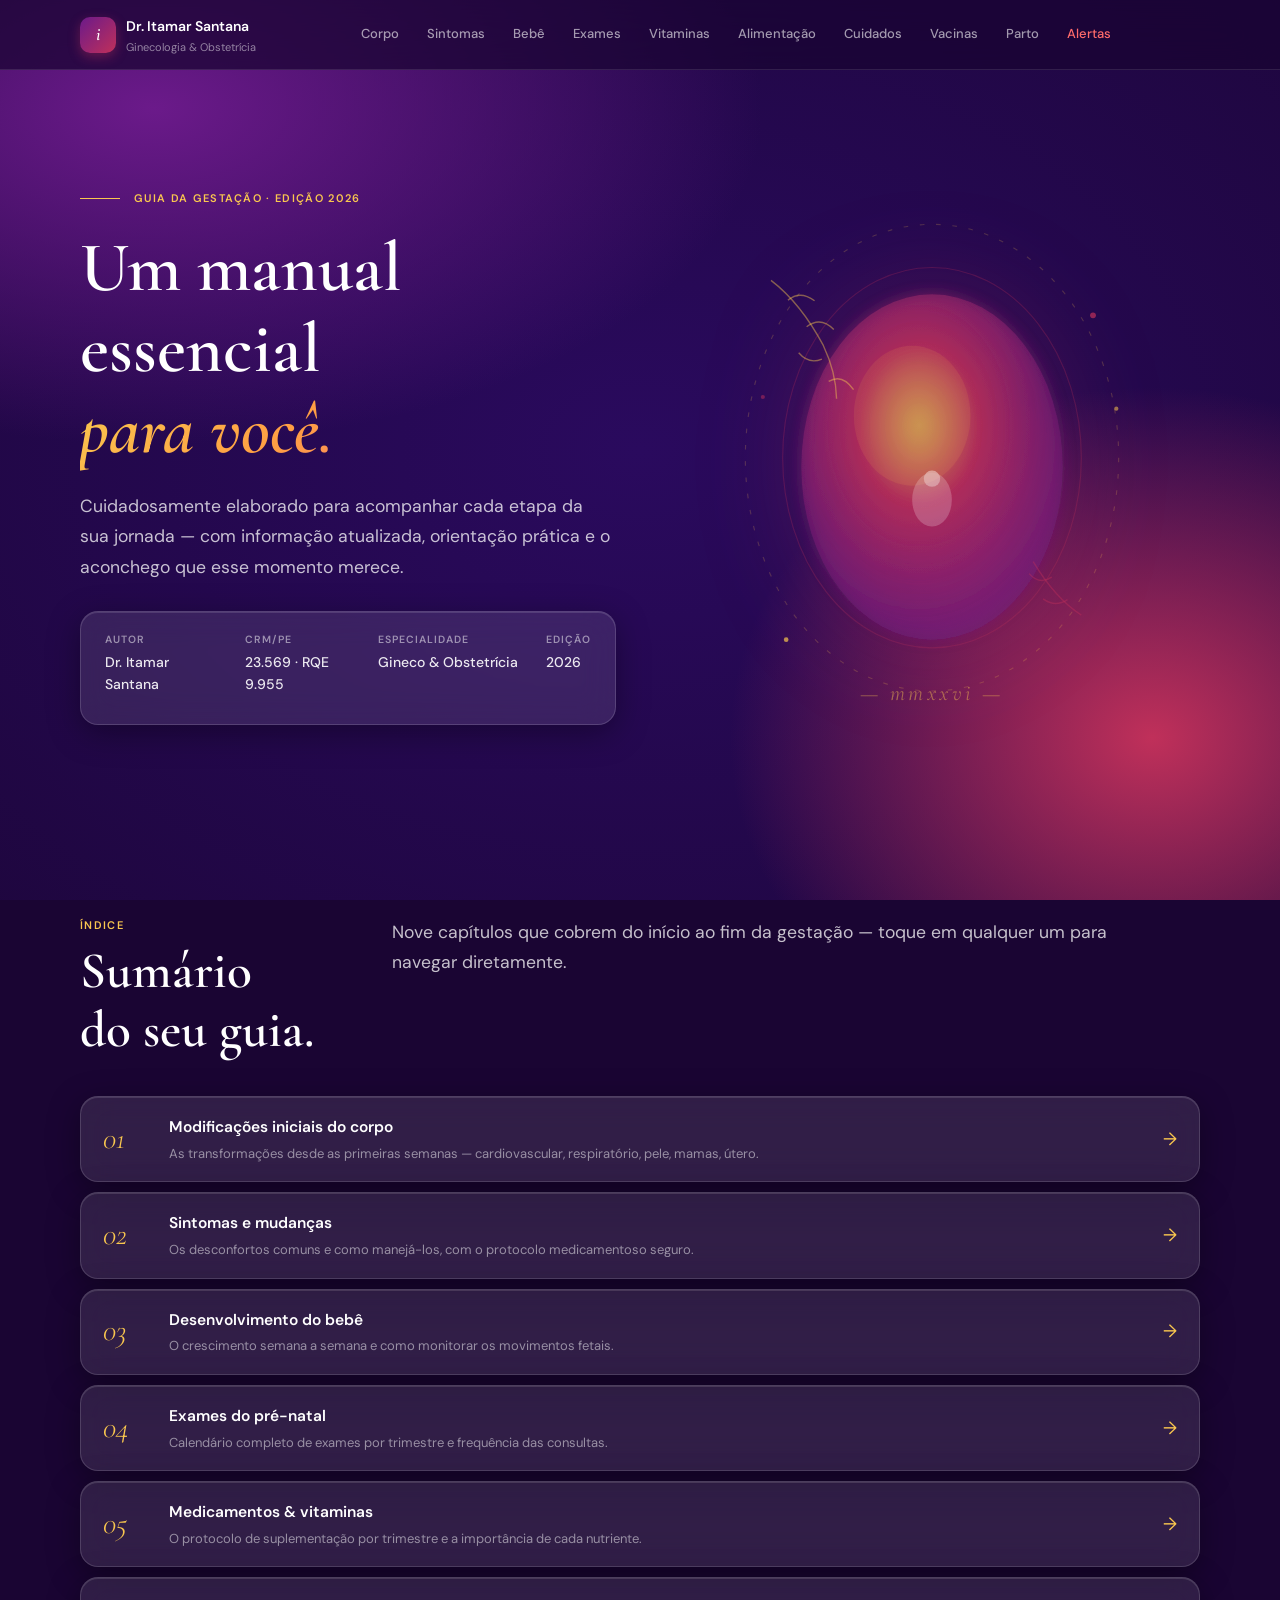
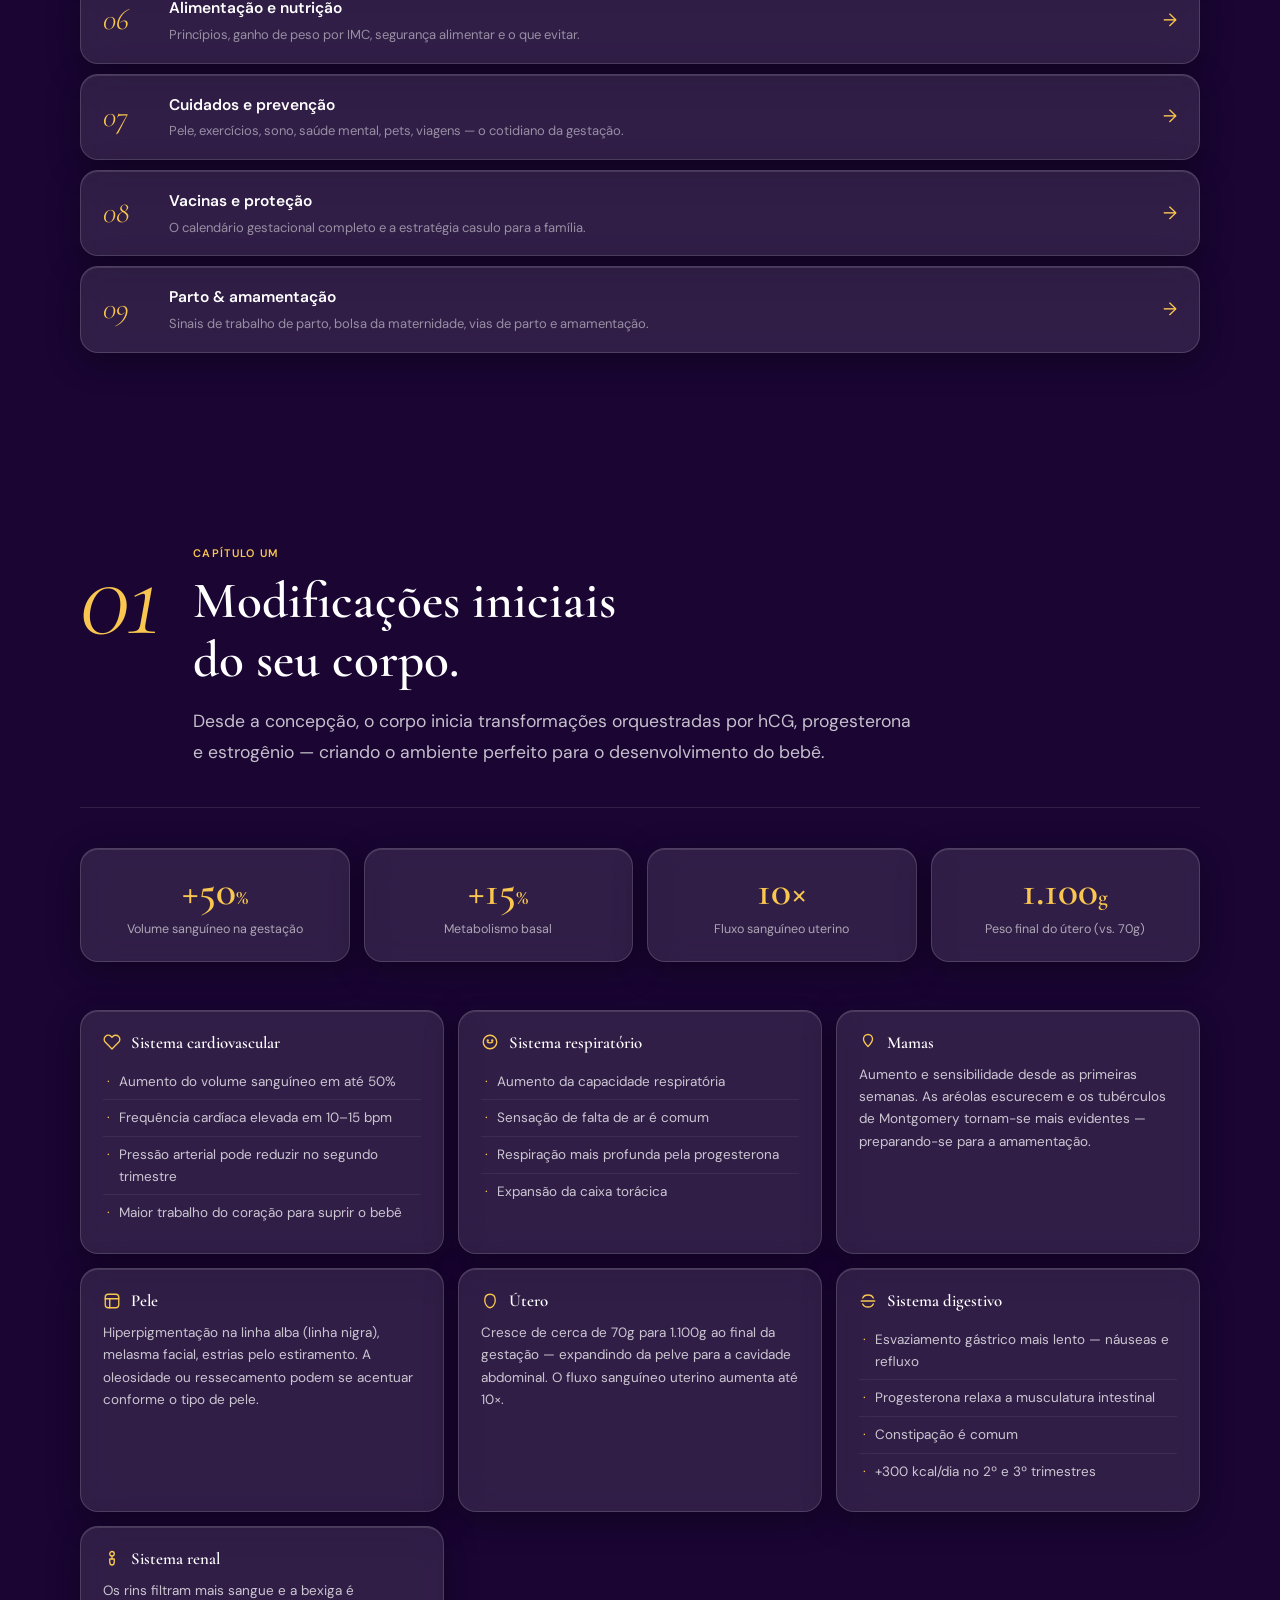
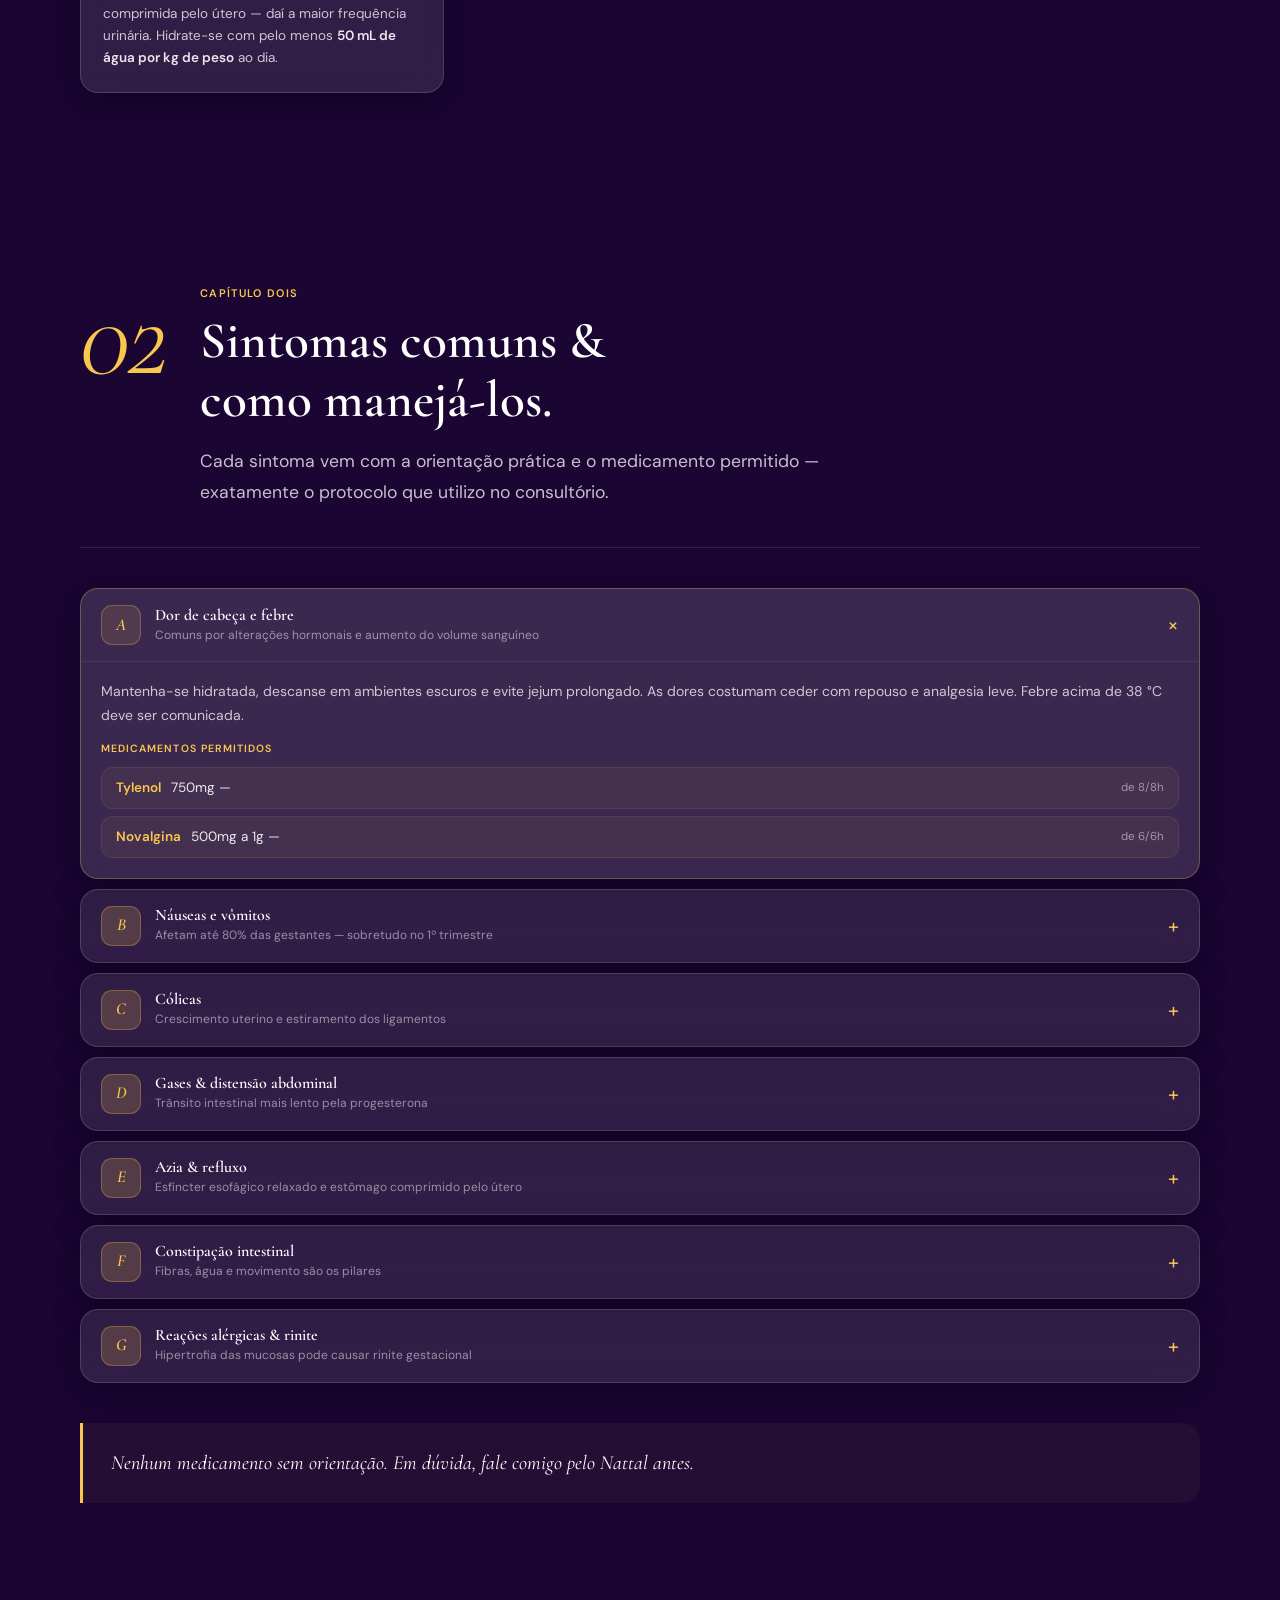
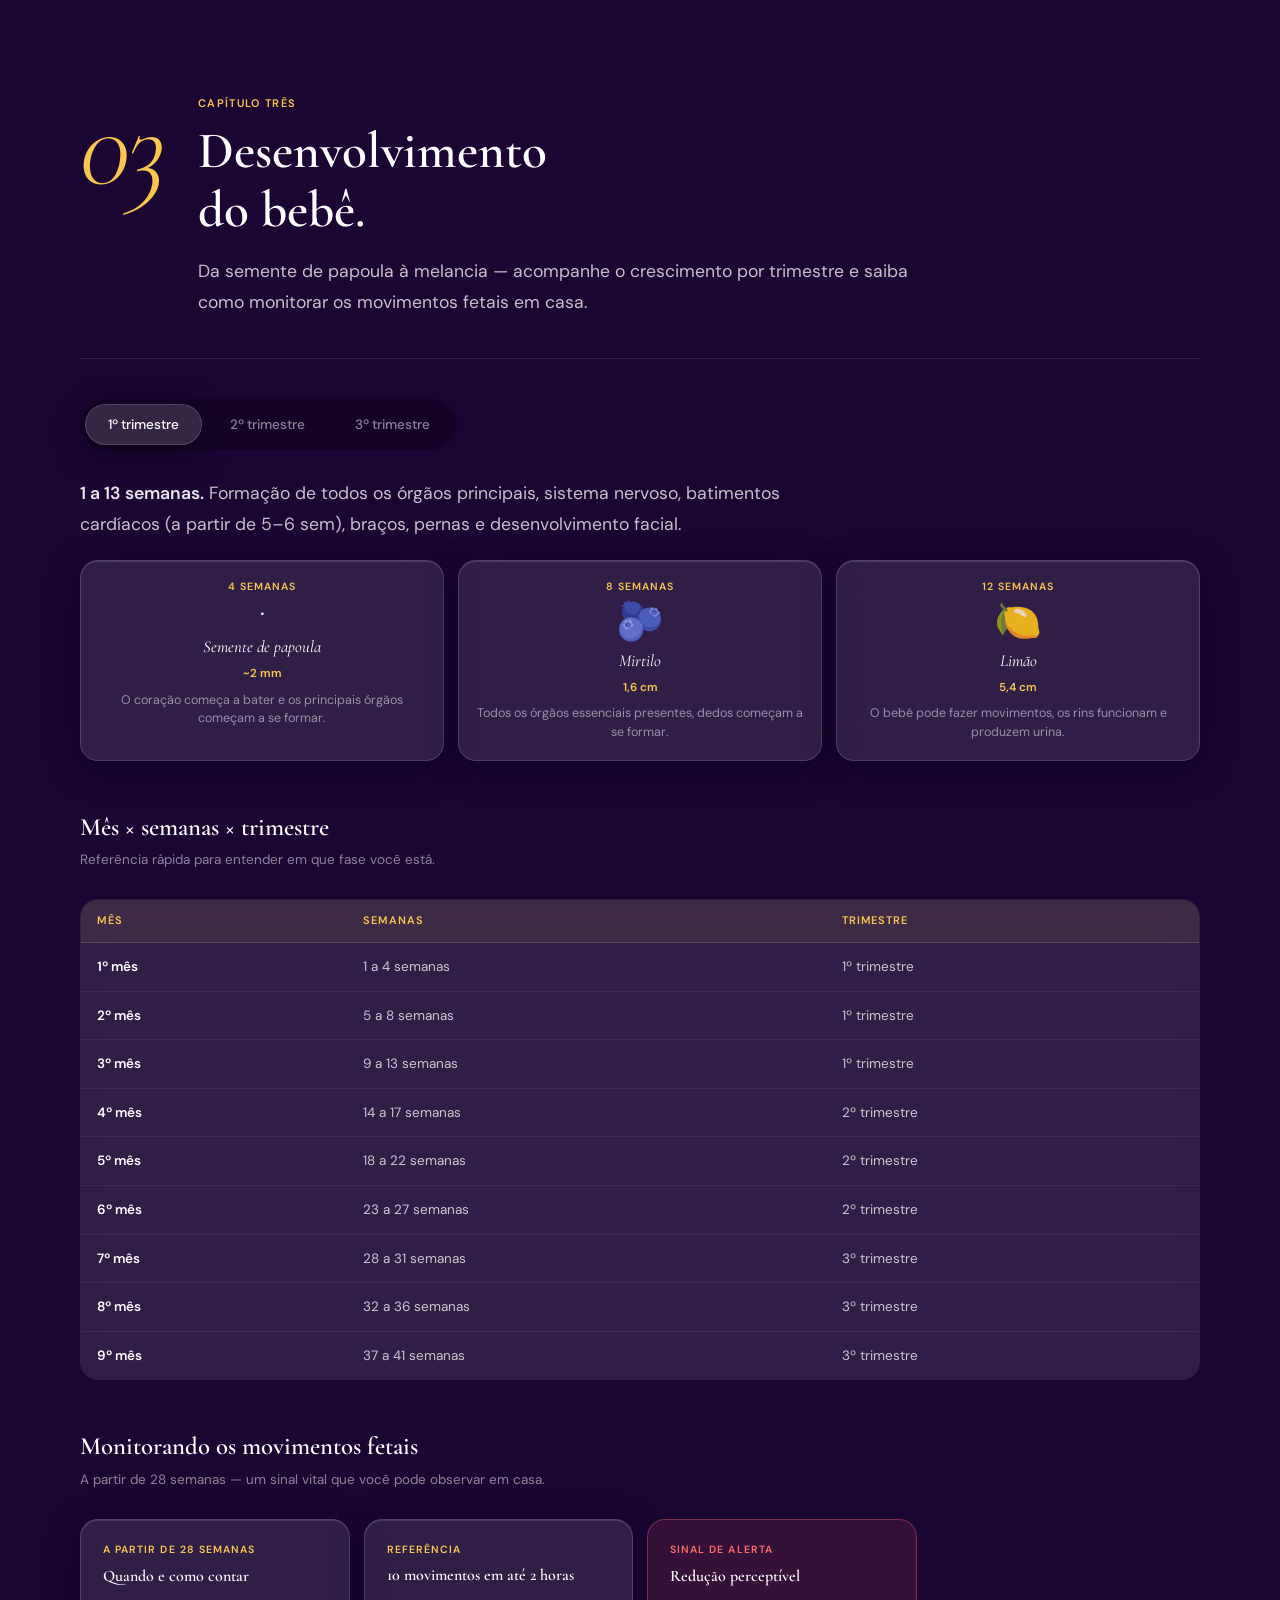
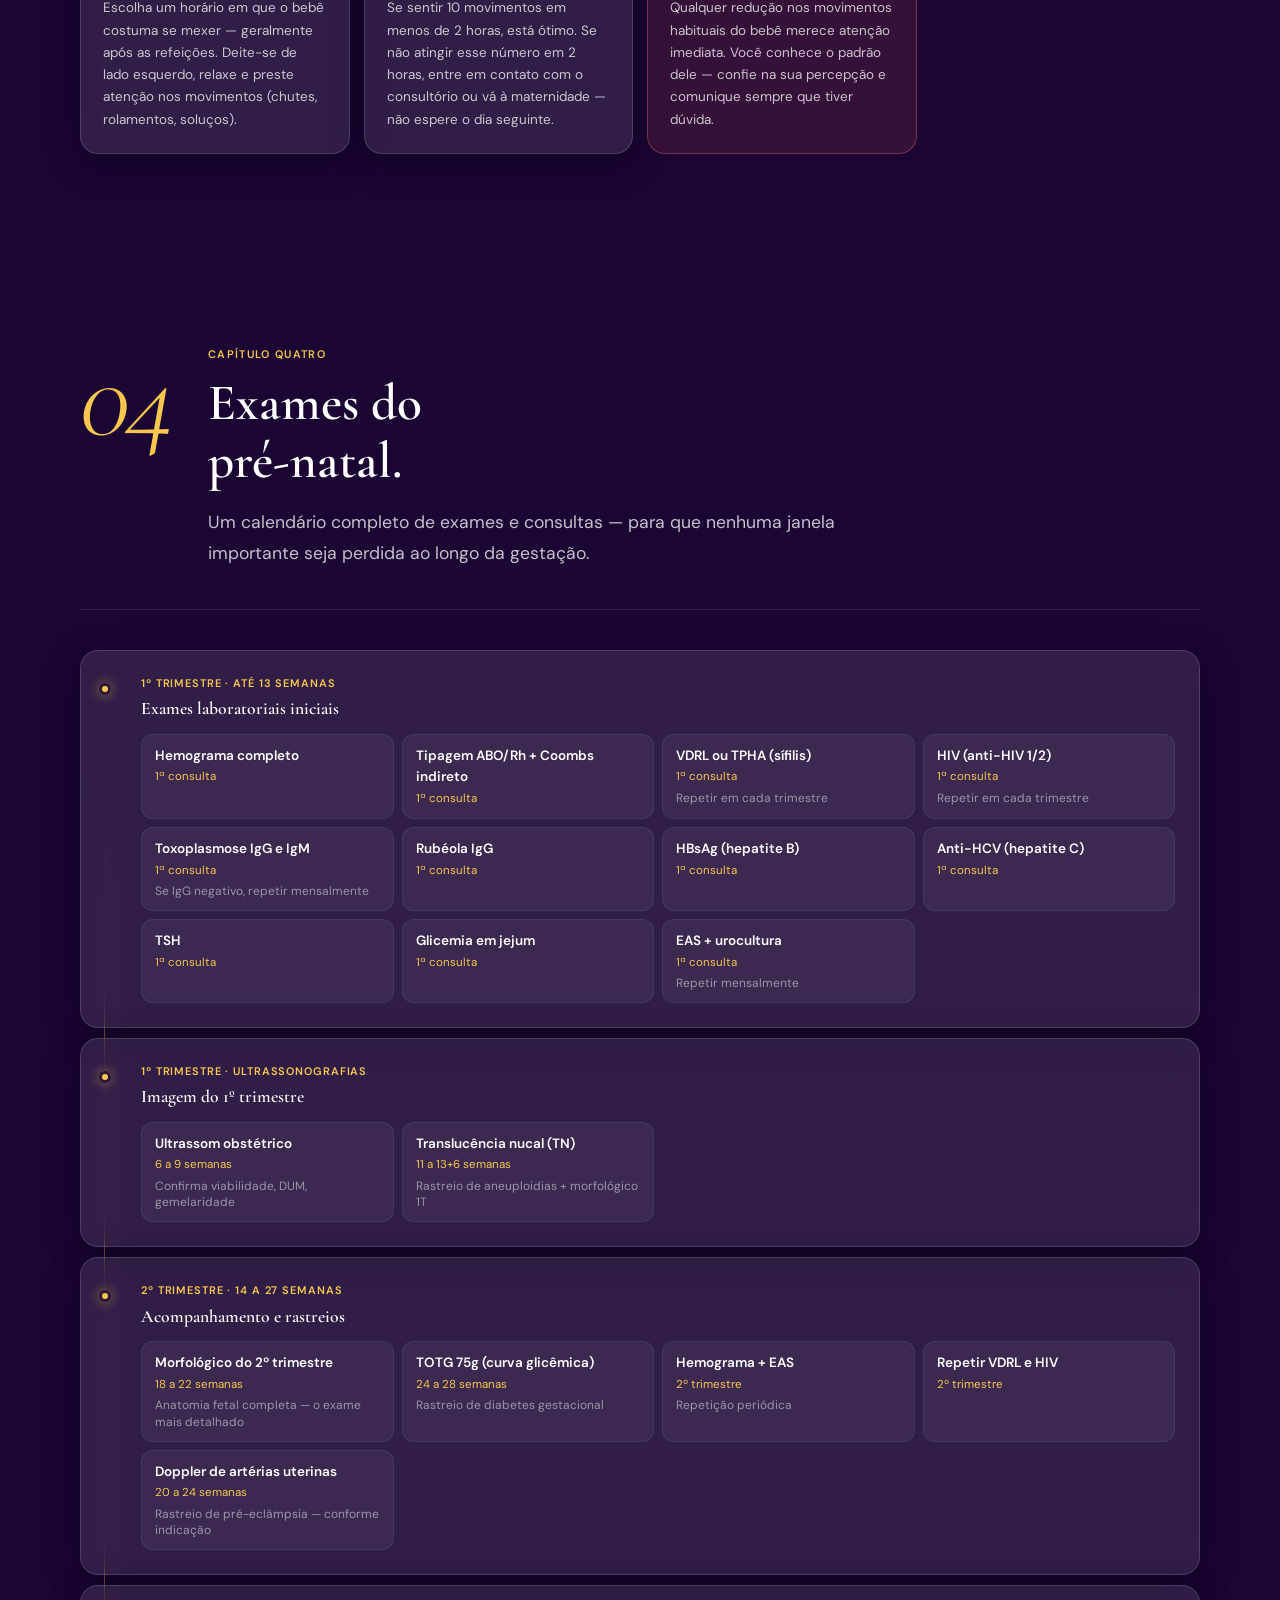
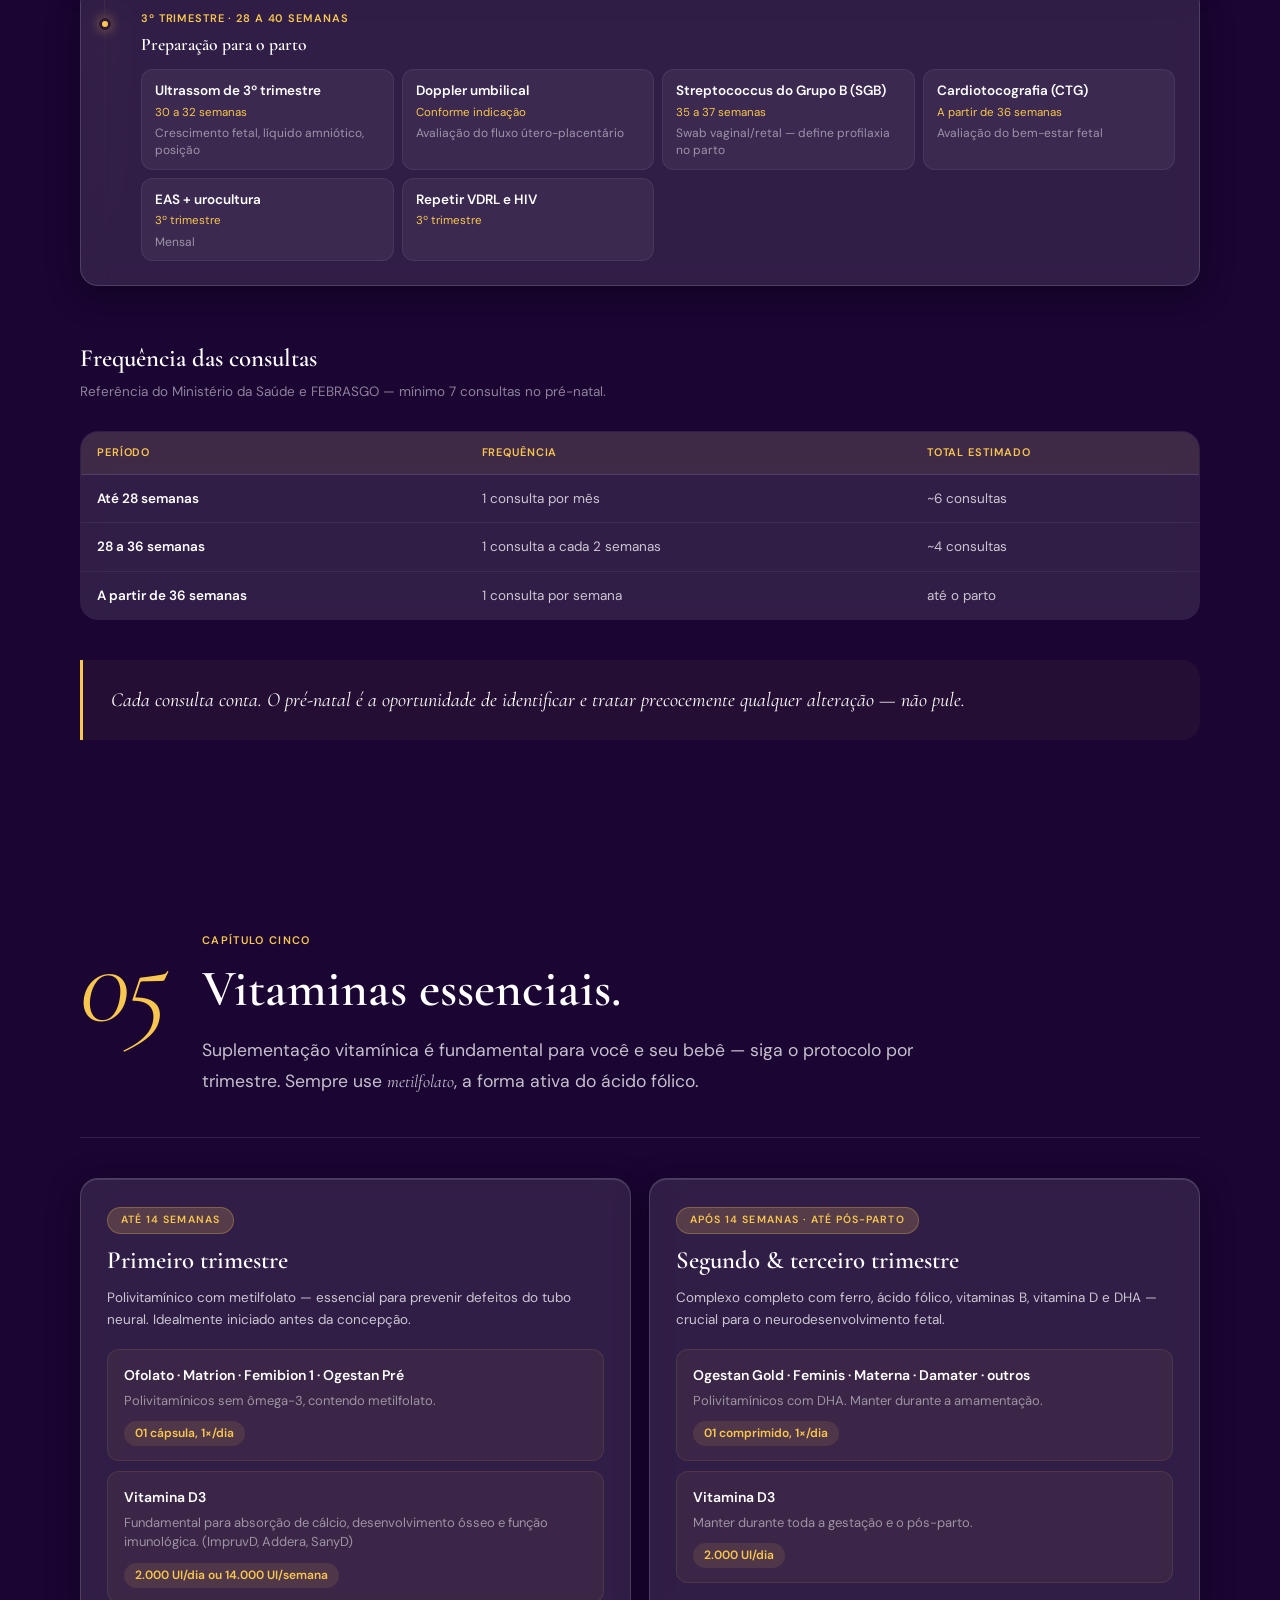
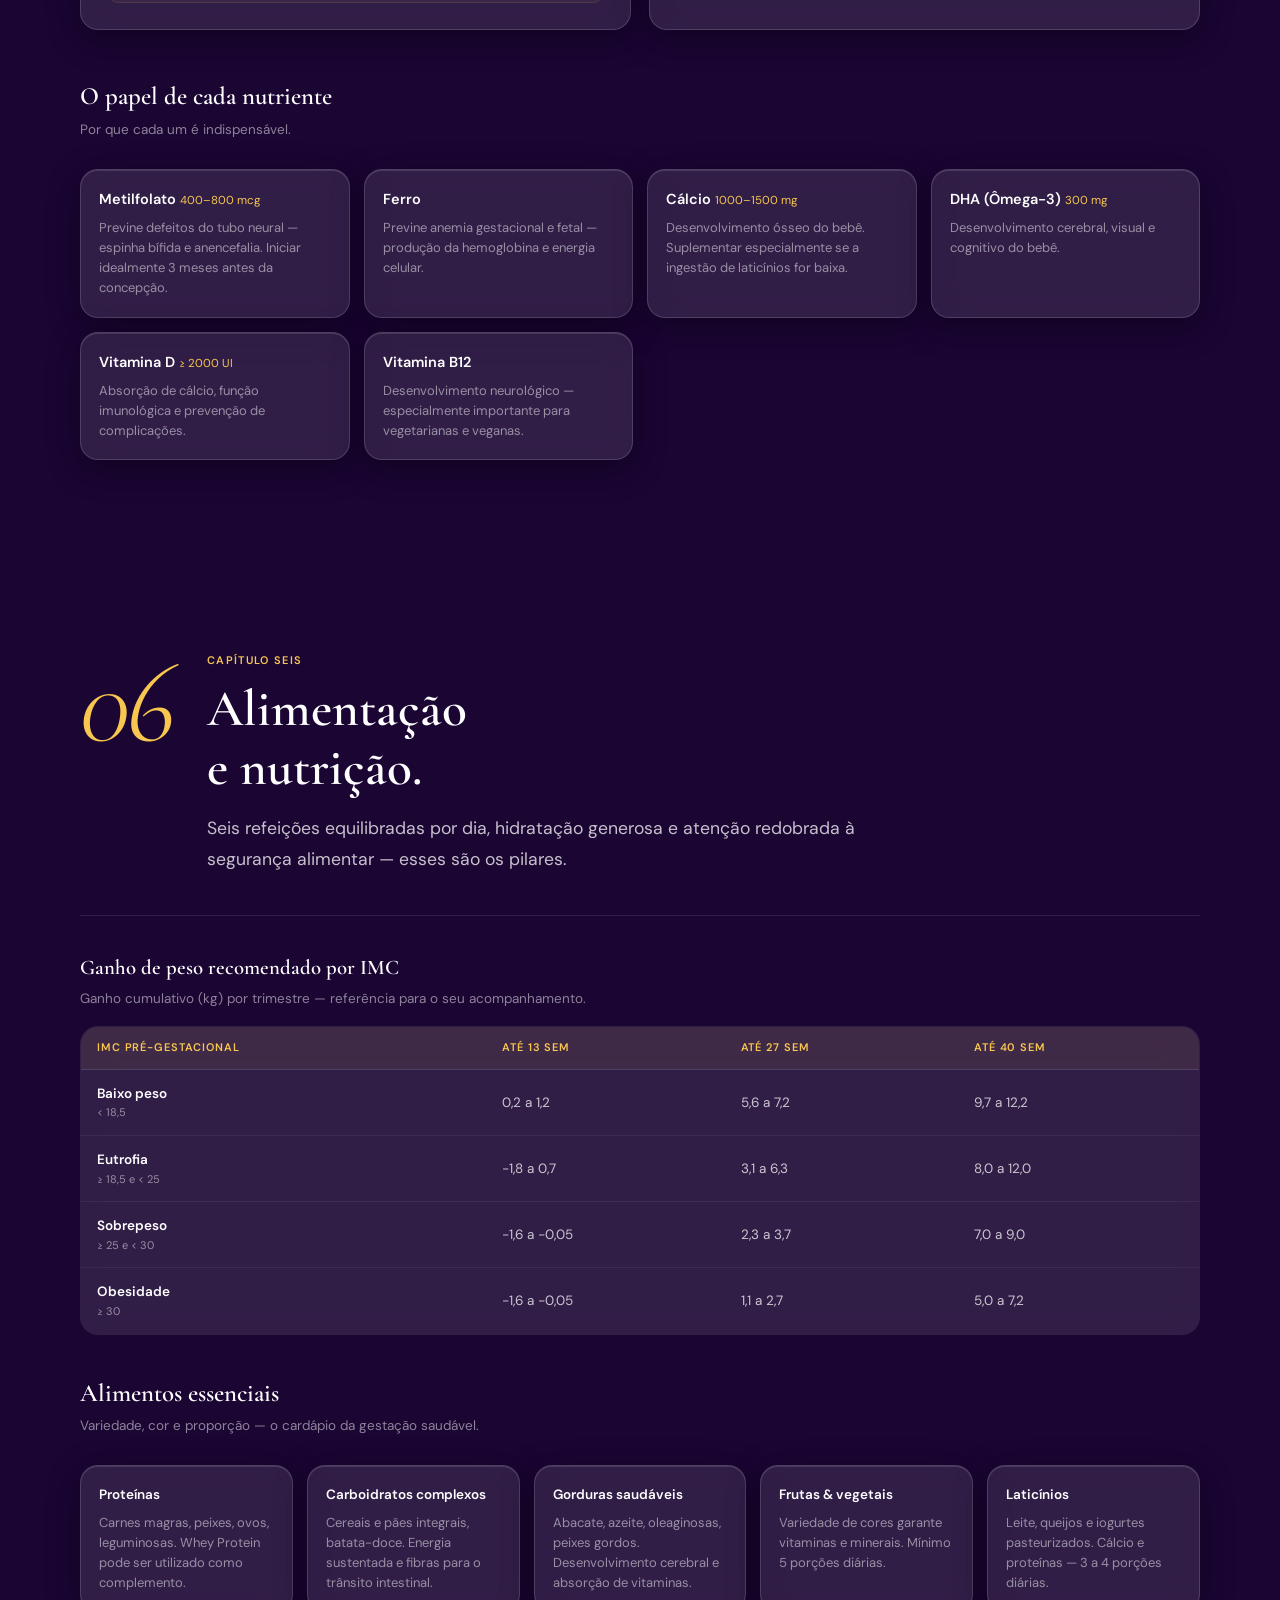
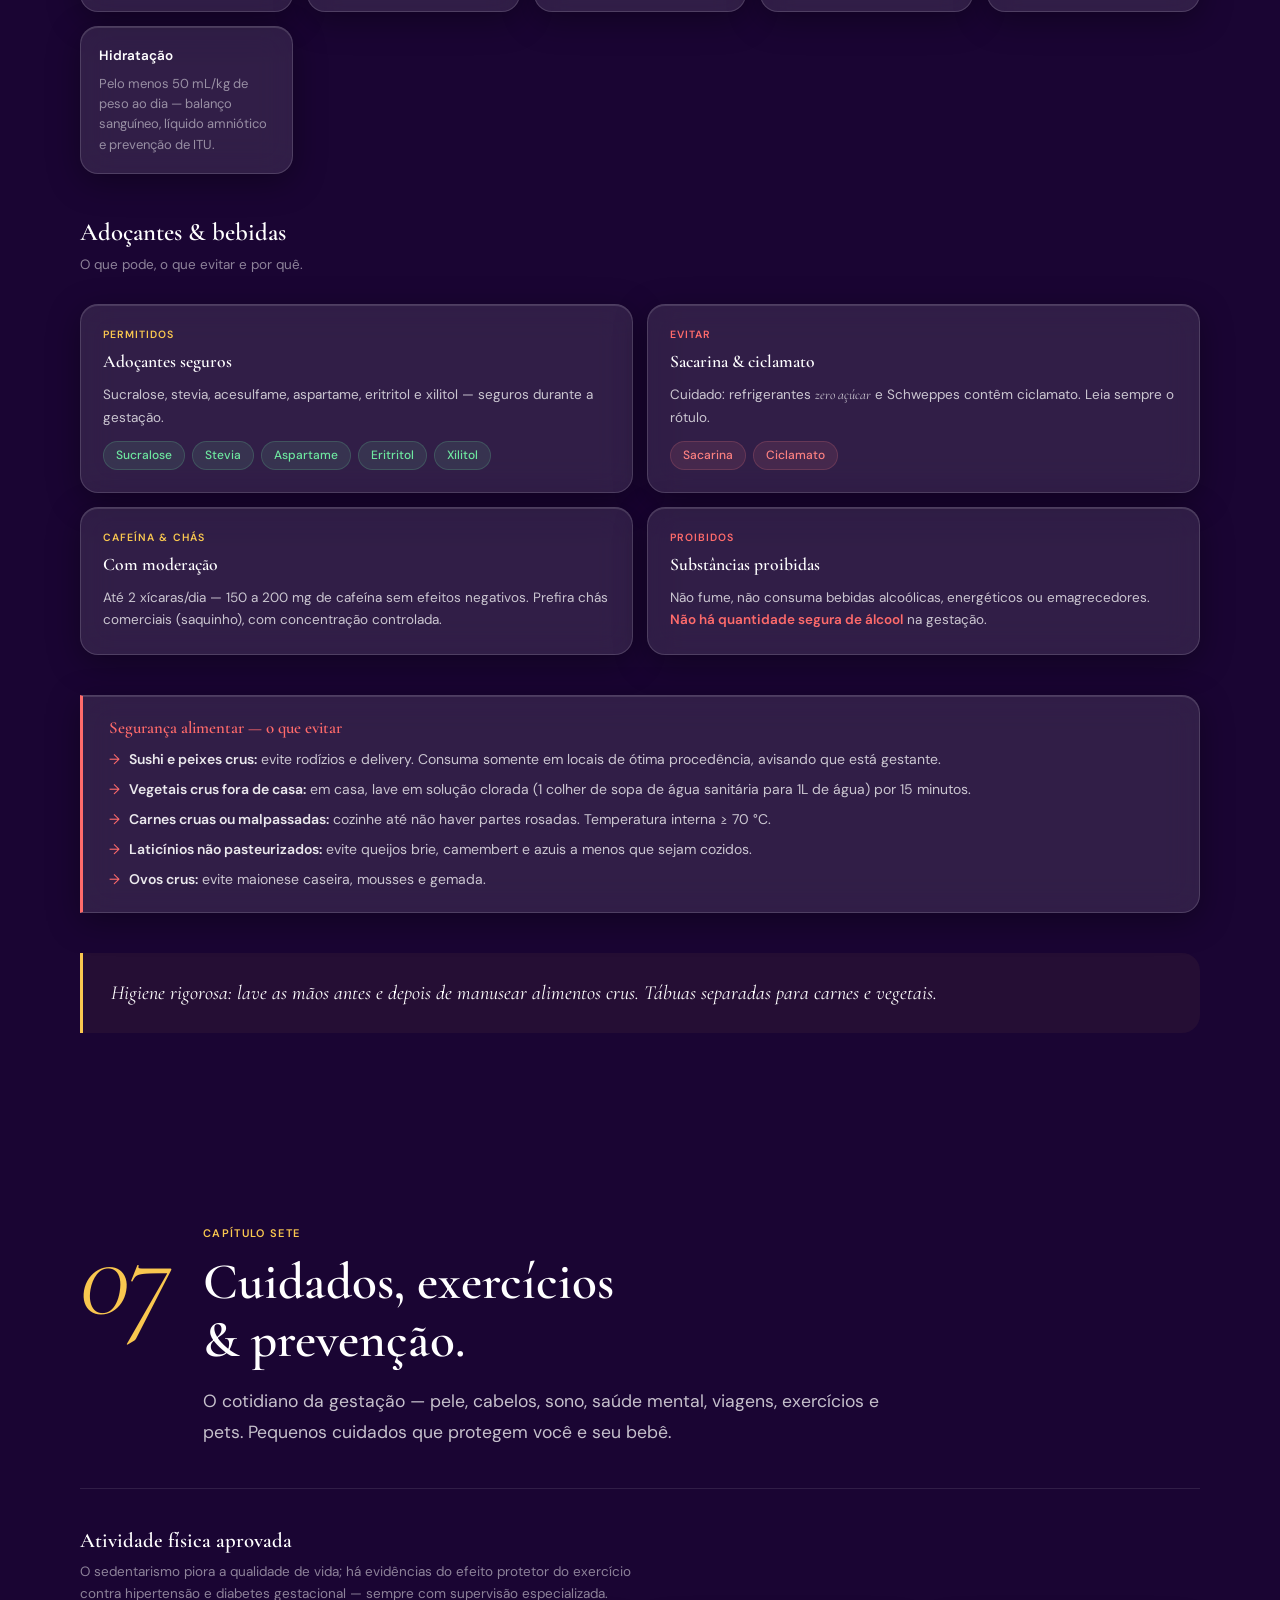
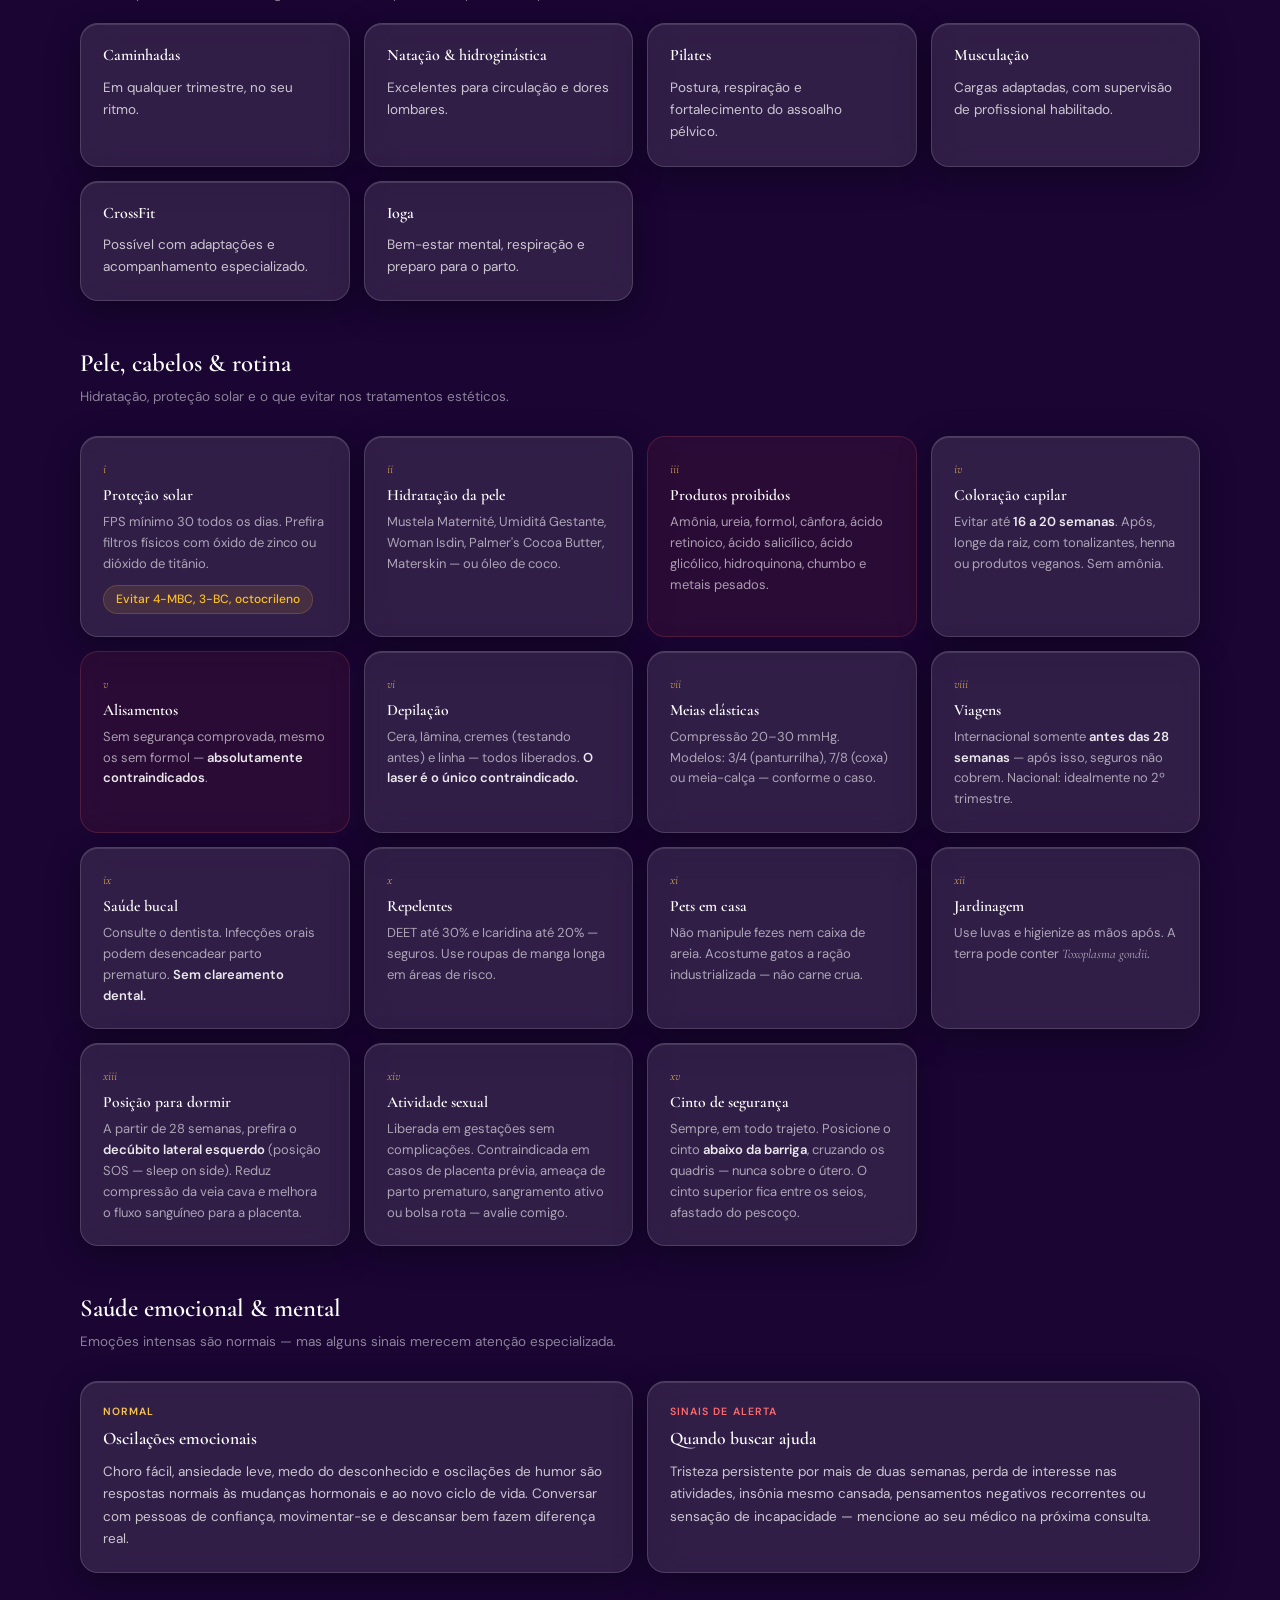
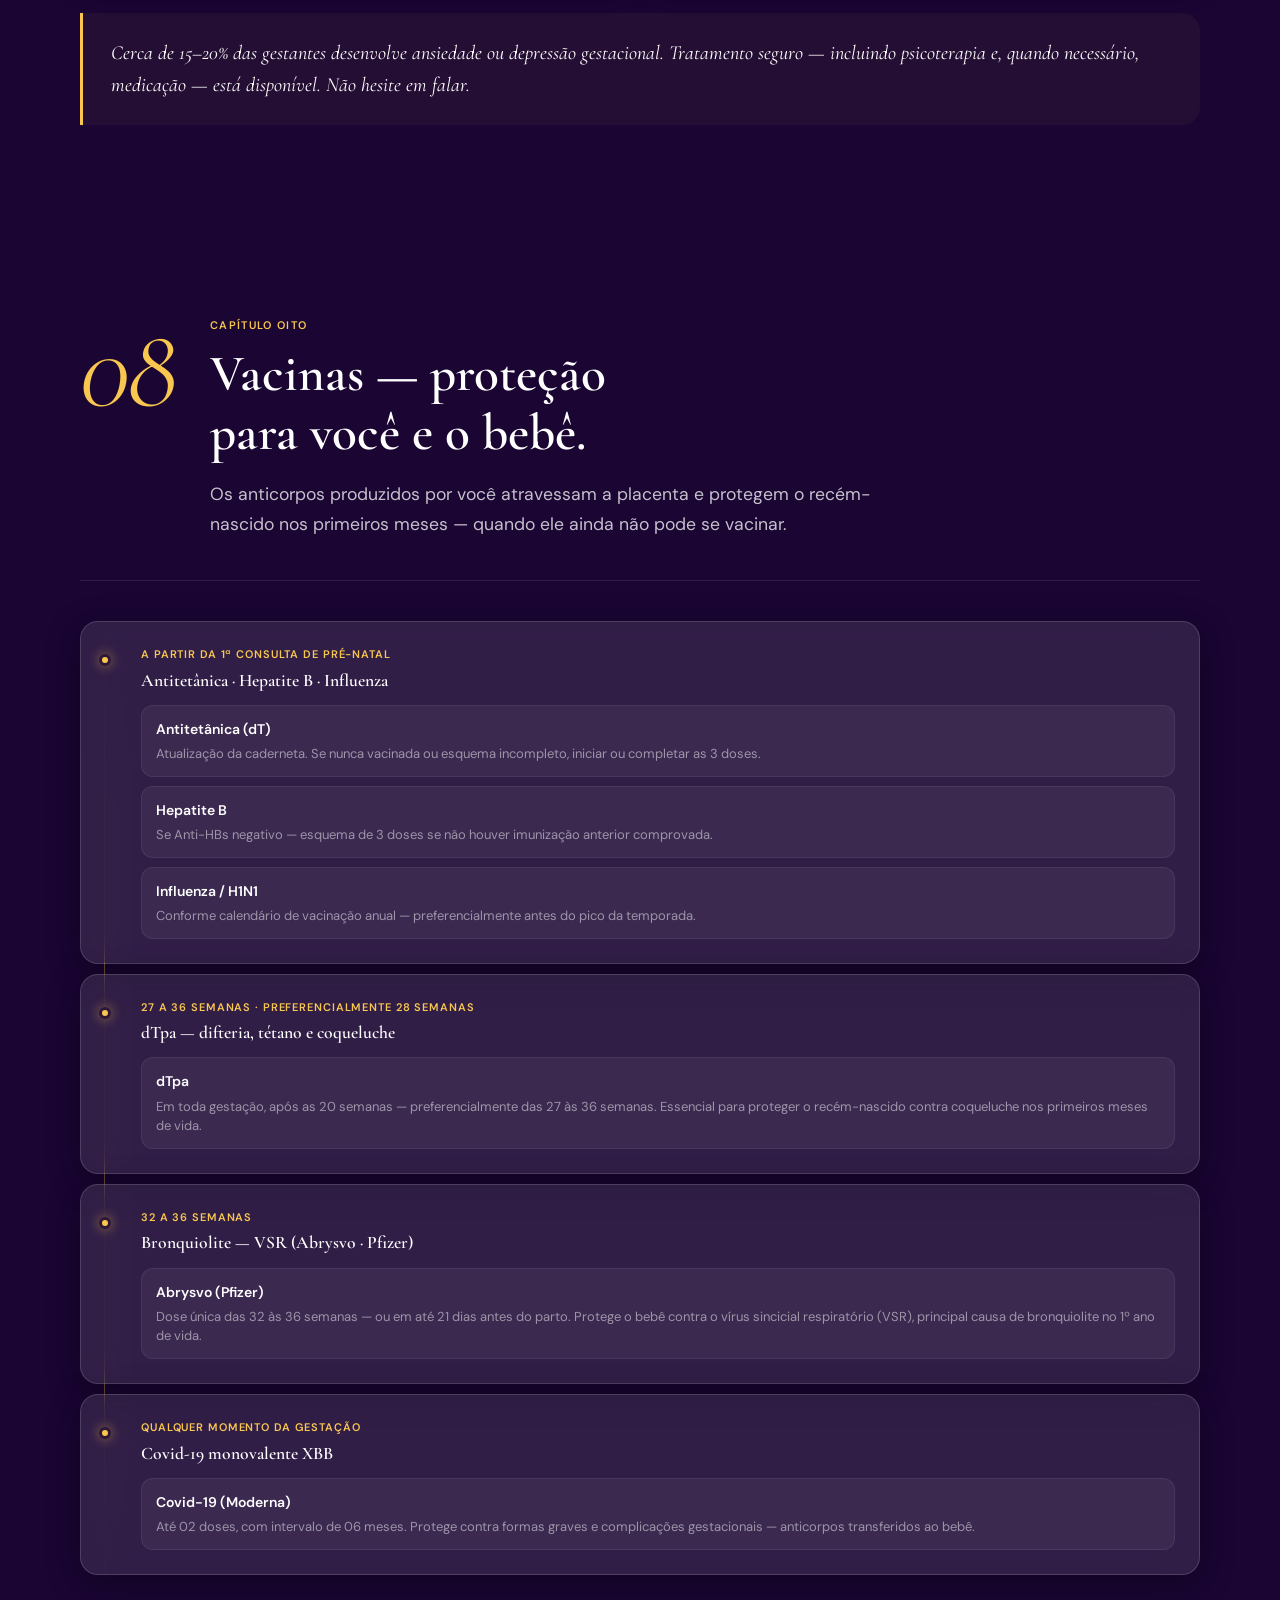
<file: index.html>
<!doctype html>
<html lang="pt-BR">
<head>
<meta charset="utf-8">
<meta name="viewport" content="width=device-width,initial-scale=1,viewport-fit=cover">
<title>Guia da Gestação · Dr. Itamar Santana · 2026</title>
<meta name="description" content="Manual completo de gestação — Dr. Itamar Santana, Ginecologia &amp; Obstetrícia, Recife/PE. Edição 2026.">
<link rel="preconnect" href="https://fonts.googleapis.com">
<link rel="preconnect" href="https://fonts.gstatic.com" crossorigin>
<link rel="stylesheet" href="https://fonts.googleapis.com/css2?family=Cormorant+Garamond:ital,wght@0,400;0,500;0,600;0,700;1,400;1,500;1,600&family=DM+Sans:opsz,wght@9..40,400;9..40,500;9..40,600;9..40,700&display=swap">
<style>
/* ================================================================
   GUIA DA GESTAÇÃO v2 · Design System Glassmorphism
   Dr. Itamar Santana · Ginecologia & Obstetrícia · 2026
   ================================================================ */

/* ── TOKENS ──────────────────────────────────────────────────── */
:root {
  /* Brand gradient */
  --bg:     #1a0533;
  --violet: #6b1a8a;
  --rose:   #c0305a;

  /* Glass surfaces */
  --g:       rgba(255,255,255,.10);
  --g-md:    rgba(255,255,255,.14);
  --g-lg:    rgba(255,255,255,.18);
  --g-dark:  rgba(0,0,0,.22);
  --g-bdr:   rgba(255,255,255,.15);
  --g-bdr-lg:rgba(255,255,255,.25);
  --g-sha:   0 8px 32px rgba(0,0,0,.35);
  --g-sha-lg:0 16px 48px rgba(0,0,0,.45);
  --g-ins:   inset 0 1px 0 rgba(255,255,255,.12);

  /* Blur */
  --blur-sm: 8px;
  --blur-md: 16px;
  --blur-lg: 24px;

  /* Accent */
  --gold:     #f9c74f;
  --gold-dim: rgba(249,199,79,.18);
  --gold-bdr: rgba(249,199,79,.28);

  /* Text whites */
  --w:   #fff;
  --w90: rgba(255,255,255,.90);
  --w75: rgba(255,255,255,.75);
  --w60: rgba(255,255,255,.60);
  --w50: rgba(255,255,255,.50);
  --w30: rgba(255,255,255,.30);
  --w15: rgba(255,255,255,.15);

  /* Semantic */
  --alert:    #ff6b6b;
  --alert-g:  rgba(255,107,107,.12);
  --alert-bdr:rgba(255,107,107,.35);
  --safe:     #6ee7a0;
  --warn:     #fbbf24;
  --bad:      #fc8181;

  /* Typefaces */
  --serif: 'Cormorant Garamond', Georgia, serif;
  --sans:  'DM Sans', system-ui, -apple-system, sans-serif;

  /* Layout */
  --max:  1200px;
  --sp:   clamp(56px,9vw,96px);
  --sp-md:clamp(32px,5vw,64px);
  --sp-sm:32px;

  /* Radius */
  --r-sm: 12px;
  --r-md: 18px;
  --r-lg: 26px;
  --r-xl: 40px;
}

/* ── RESET ───────────────────────────────────────────────────── */
*,*::before,*::after{box-sizing:border-box;margin:0;padding:0}
html{scroll-behavior:smooth;-webkit-text-size-adjust:100%}
img,svg{display:block;max-width:100%}
button{font:inherit;cursor:pointer;border:none;background:none}
a{color:inherit;text-decoration:none}
ul{list-style:none}
summary{list-style:none}
summary::-webkit-details-marker{display:none}

/* ── BODY / BACKGROUND ───────────────────────────────────────── */
body {
  font-family: var(--sans);
  font-size: 16px;
  line-height: 1.6;
  color: var(--w90);
  background-color: var(--bg);
  background-image:
    radial-gradient(ellipse 70% 55% at 12% 12%, #6b1a8a 0%, transparent 68%),
    radial-gradient(ellipse 55% 65% at 90% 82%, #c0305a 0%, transparent 60%),
    radial-gradient(ellipse 100% 100% at 50% 50%, #2a0a5e 0%, #1a0533 100%);
  background-attachment: fixed;
  min-height: 100vh;
}

/* ── TYPOGRAPHY ──────────────────────────────────────────────── */
h1,h2,h3{font-family:var(--serif);font-weight:600;line-height:1.15;color:var(--w)}
h1{font-size:clamp(2.6rem,6vw,4.4rem)}
h2{font-size:clamp(2rem,4vw,3.2rem)}
h3{font-size:clamp(1.1rem,2vw,1.55rem)}
p{color:var(--w75);line-height:1.65}
em{font-family:var(--serif);font-style:italic}
strong{font-weight:600;color:var(--w90)}

.eyebrow{
  font-family:var(--sans);
  font-size:11px;font-weight:600;
  letter-spacing:.12em;text-transform:uppercase;
  color:var(--gold);display:block;
}
.lede{font-size:clamp(1rem,1.5vw,1.1rem);color:var(--w75);max-width:60ch;line-height:1.75}
.sub{font-size:13.5px;color:var(--w50)}

/* ── LAYOUT ──────────────────────────────────────────────────── */
.wrap{max-width:var(--max);margin:0 auto;padding:0 clamp(16px,4vw,40px)}
section{padding:var(--sp) 0;position:relative}

.section-title{margin-bottom:28px}
.section-title h3{margin-bottom:8px}

/* ── GLASS UTILITIES ─────────────────────────────────────────── */
.glass{
  background:var(--g);
  backdrop-filter:blur(var(--blur-md));
  -webkit-backdrop-filter:blur(var(--blur-md));
  border:1px solid var(--g-bdr);
  border-radius:var(--r-md);
  box-shadow:var(--g-sha),var(--g-ins);
}
.glass-md{
  background:var(--g-md);
  backdrop-filter:blur(var(--blur-md));
  -webkit-backdrop-filter:blur(var(--blur-md));
  border:1px solid var(--g-bdr);
  border-radius:var(--r-md);
  box-shadow:var(--g-sha),var(--g-ins);
}
.glass-dark{
  background:var(--g-dark);
  backdrop-filter:blur(var(--blur-md));
  -webkit-backdrop-filter:blur(var(--blur-md));
  border:1px solid rgba(255,255,255,.08);
  border-radius:var(--r-md);
}
.glass-alert{
  background:var(--alert-g);
  backdrop-filter:blur(var(--blur-md));
  -webkit-backdrop-filter:blur(var(--blur-md));
  border:1px solid var(--alert-bdr);
  border-radius:var(--r-md);
}

/* ── PROGRESS BAR ────────────────────────────────────────────── */
.progress{position:fixed;top:0;left:0;width:100%;height:3px;z-index:200}
.progress span{
  display:block;height:100%;width:0%;
  background:linear-gradient(90deg,var(--gold),#ff9f43);
  transition:width .1s linear;
  box-shadow:0 0 8px rgba(249,199,79,.55);
}

/* ── TOPBAR ──────────────────────────────────────────────────── */
.topbar{
  position:sticky;top:0;z-index:100;
  background:rgba(26,5,51,.72);
  backdrop-filter:blur(20px);
  -webkit-backdrop-filter:blur(20px);
  border-bottom:1px solid rgba(255,255,255,.10);
}
.topbar-inner{
  display:flex;align-items:center;gap:16px;
  padding:13px clamp(16px,4vw,40px);
  max-width:var(--max);margin:0 auto;
}

.brand{display:flex;align-items:center;gap:10px;flex-shrink:0}
.brand-mark{
  width:36px;height:36px;
  background:linear-gradient(135deg,var(--violet),var(--rose));
  border-radius:10px;
  display:grid;place-items:center;
  font-family:var(--serif);font-style:italic;
  font-weight:600;font-size:18px;color:var(--w);
  box-shadow:0 4px 12px rgba(192,48,90,.4);
}
.brand-name{font-family:var(--sans);font-weight:600;font-size:14px;color:var(--w)}
.brand-sub{font-size:11px;color:var(--w50);display:block}

.nav-links{display:none;gap:2px;flex:1;justify-content:center}
.nav-links a{
  font-size:13px;font-weight:500;color:var(--w60);
  padding:7px 13px;border-radius:var(--r-sm);
  transition:color .2s,background .2s;
}
.nav-links a:hover{color:var(--w);background:rgba(255,255,255,.07)}
.nav-links a.alert-link{color:var(--alert)}

.menu-btn{
  display:flex;align-items:center;gap:8px;
  font-size:13px;font-weight:500;color:var(--w75);
  padding:8px 16px;border-radius:var(--r-sm);
  border:1px solid rgba(255,255,255,.12);
  background:rgba(255,255,255,.06);
  margin-left:auto;
  transition:background .2s,color .2s;
}
.menu-btn:hover{background:rgba(255,255,255,.12);color:var(--w)}

/* ── DRAWER ──────────────────────────────────────────────────── */
.drawer{position:fixed;inset:0;z-index:150;visibility:hidden;pointer-events:none}
.drawer.open{visibility:visible;pointer-events:auto}
.drawer-bg{
  position:absolute;inset:0;
  background:rgba(0,0,0,.55);
  backdrop-filter:blur(4px);-webkit-backdrop-filter:blur(4px);
  opacity:0;transition:opacity .3s;
}
.drawer.open .drawer-bg{opacity:1}
.drawer-panel{
  position:absolute;top:0;right:0;
  width:min(300px,90vw);height:100%;
  background:rgba(22,5,45,.94);
  backdrop-filter:blur(24px);-webkit-backdrop-filter:blur(24px);
  border-left:1px solid rgba(255,255,255,.10);
  padding:20px 20px 40px;
  display:flex;flex-direction:column;gap:2px;
  transform:translateX(100%);
  transition:transform .3s cubic-bezier(.32,.01,.32,1);
  overflow-y:auto;
}
.drawer.open .drawer-panel{transform:translateX(0)}
.drawer-close{
  color:var(--w50);font-size:13px;font-weight:500;
  text-align:right;padding:4px 0 20px;
  transition:color .2s;
}
.drawer-close:hover{color:var(--w)}
.drawer-panel .eyebrow{padding:0 8px 12px}
.drawer-panel a{
  display:flex;align-items:center;gap:12px;
  padding:11px 12px;border-radius:var(--r-sm);
  font-size:13.5px;color:var(--w60);
  transition:background .2s,color .2s;
}
.drawer-panel a:hover{background:rgba(255,255,255,.07);color:var(--w)}
.drawer-panel .num{
  font-family:var(--serif);font-style:italic;
  font-size:15px;color:var(--gold);min-width:22px;
}

/* ── HERO ────────────────────────────────────────────────────── */
.hero{padding:clamp(72px,12vw,120px) 0 var(--sp)}
.hero-grid{display:grid;grid-template-columns:1fr;gap:48px;align-items:center}
.hero-eyebrow{display:flex;align-items:center;gap:14px;margin-bottom:20px}
.hero-eyebrow .rule{display:block;width:40px;height:1px;background:var(--gold)}
.hero h1{margin-bottom:20px}
.hero h1 em{
  display:block;
  background:linear-gradient(135deg,var(--gold) 0%,#ff9f43 40%,#f06292 100%);
  -webkit-background-clip:text;-webkit-text-fill-color:transparent;
  background-clip:text;
}
.hero .lede{margin-bottom:28px}
.hero-meta{
  display:grid;grid-template-columns:repeat(2,auto);
  gap:12px 28px;
  padding:20px 24px;
  width:fit-content;
  margin-top:8px;
}
.hero-meta dt{font-size:10.5px;font-weight:600;letter-spacing:.1em;text-transform:uppercase;color:var(--w50)}
.hero-meta dd{font-size:14px;font-weight:500;color:var(--w90);margin-top:2px;margin-bottom:8px}

.hero-art{display:flex;justify-content:center;align-items:center}
.hero-art svg{
  max-width:360px;width:100%;
  filter:drop-shadow(0 0 50px rgba(192,48,90,.35));
}

/* ── TOC ─────────────────────────────────────────────────────── */
.toc-head{display:grid;grid-template-columns:1fr;gap:24px;margin-bottom:36px}
.toc-head h2{margin-top:8px}
.toc-list{display:grid;gap:10px}
.toc-item{
  display:flex;align-items:center;gap:20px;
  padding:18px 22px;
  transition:background .25s,border-color .25s,transform .25s;
}
.toc-item:hover{background:var(--g-md);border-color:var(--g-bdr-lg);transform:translateX(4px)}
.toc-num{
  font-family:var(--serif);font-style:italic;
  font-size:1.9rem;font-weight:300;
  color:var(--gold);min-width:46px;line-height:1;
}
.toc-text{flex:1}
.toc-title{display:block;font-family:var(--sans);font-weight:600;font-size:15.5px;color:var(--w);margin-bottom:4px}
.toc-desc{display:block;font-size:13px;color:var(--w50);line-height:1.5}
.toc-arrow{color:var(--gold);font-size:18px;transition:transform .25s;flex-shrink:0}
.toc-item:hover .toc-arrow{transform:translateX(4px)}

/* ── CHAPTER HEADER ──────────────────────────────────────────── */
.chapter-open{
  display:grid;grid-template-columns:auto 1fr;
  gap:20px 36px;align-items:start;
  padding-bottom:40px;margin-bottom:40px;
  border-bottom:1px solid rgba(255,255,255,.10);
}
.chapter-num{
  font-family:var(--serif);font-style:italic;
  font-size:clamp(4.5rem,9vw,7.5rem);font-weight:300;
  color:var(--gold);line-height:.9;letter-spacing:-.03em;
}
.chapter-meta .eyebrow{margin-bottom:10px}
.chapter-meta h2{margin-bottom:16px}

/* ── STAT ROW ────────────────────────────────────────────────── */
.stat-row{display:grid;grid-template-columns:repeat(2,1fr);gap:14px;margin-bottom:48px}
.stat{padding:22px 16px;text-align:center}
.stat .num{
  font-family:var(--serif);font-weight:600;
  font-size:clamp(1.8rem,3.5vw,2.6rem);
  color:var(--gold);line-height:1;margin-bottom:8px;
}
.stat .num small{font-size:.52em}
.stat .lbl{font-size:12.5px;color:var(--w60);line-height:1.4}

/* ── GENERIC CARD ────────────────────────────────────────────── */
.card{padding:22px;transition:background .25s,border-color .25s,transform .25s}
.card:hover{background:var(--g-md);border-color:var(--g-bdr-lg);transform:translateY(-3px)}
.card h3{font-size:1.05rem;margin-bottom:12px;display:flex;align-items:center;gap:10px}
.card p{font-size:13.5px;color:var(--w75)}
.card ul{display:grid;gap:0}
.card ul li{
  font-size:13.5px;color:var(--w70,var(--w75));
  padding:7px 0 7px 16px;
  border-bottom:1px solid rgba(255,255,255,.06);
  position:relative;
}
.card ul li:last-child{border:none}
.card ul li::before{content:'·';position:absolute;left:4px;color:var(--gold)}
.ico{color:var(--gold);flex-shrink:0}
.card-eyebrow{font-size:10.5px;font-weight:600;letter-spacing:.1em;text-transform:uppercase;color:var(--gold);display:block;margin-bottom:8px}

.card-grid{display:grid;grid-template-columns:repeat(auto-fill,minmax(255px,1fr));gap:14px}
.card-grid.cols-2{grid-template-columns:repeat(2,1fr)}
.body-systems{display:grid;grid-template-columns:repeat(auto-fill,minmax(270px,1fr));gap:14px}

/* ── PULLQUOTE ───────────────────────────────────────────────── */
.pullquote{
  font-family:var(--serif);font-style:italic;
  font-size:clamp(1.05rem,1.8vw,1.25rem);color:var(--w);
  padding:24px 28px;margin-top:40px;
  border-left:3px solid var(--gold);
  background:rgba(249,199,79,.05);
  border-radius:0 var(--r-md) var(--r-md) 0;
  line-height:1.6;
}

/* ── SYMPTOMS (CAP 2) ────────────────────────────────────────── */
.symptoms{display:grid;gap:10px}
.sym{
  border-radius:var(--r-md);overflow:hidden;
  background:var(--g);
  backdrop-filter:blur(var(--blur-md));-webkit-backdrop-filter:blur(var(--blur-md));
  border:1px solid var(--g-bdr);
  box-shadow:var(--g-sha);
  transition:border-color .25s;
}
.sym[open]{background:var(--g-md);border-color:rgba(249,199,79,.3)}
.sym summary{
  display:flex;align-items:center;gap:14px;
  padding:16px 20px;cursor:pointer;
  transition:background .2s;
}
.sym summary:hover{background:rgba(255,255,255,.04)}
.sym-ico{
  width:40px;height:40px;
  background:var(--gold-dim);border:1px solid var(--gold-bdr);
  border-radius:11px;
  display:grid;place-items:center;
  font-family:var(--serif);font-style:italic;font-weight:600;
  font-size:1.05rem;color:var(--gold);flex-shrink:0;
}
.sym[open] .sym-ico{background:rgba(249,199,79,.12)}
.sym summary>div{flex:1}
.sym summary h3{font-size:1rem;margin-bottom:2px}
.sym-sub{font-size:12px;color:var(--w50)}
.chev{font-size:20px;color:var(--gold);transition:transform .25s;flex-shrink:0}
.sym[open] .chev{transform:rotate(45deg)}
.sym-body{padding:0 20px 20px;border-top:1px solid rgba(255,255,255,.07)}
.sym-body p{font-size:14px;margin:18px 0 14px;color:var(--w75)}
.sym-meds .lbl{font-size:10.5px;font-weight:600;letter-spacing:.1em;text-transform:uppercase;color:var(--gold);margin-bottom:10px}
.sym-meds ul{display:grid;gap:7px}
.sym-meds li{
  display:flex;align-items:center;gap:10px;
  padding:9px 14px;
  background:rgba(249,199,79,.05);
  border:1px solid rgba(249,199,79,.10);
  border-radius:var(--r-sm);
  font-size:13.5px;color:var(--w90);
}
.sym-meds li strong{color:var(--gold)}
.dose{font-size:11.5px;color:var(--w50);margin-left:auto;white-space:nowrap;flex-shrink:0}

/* ── TRIMESTER TABS (CAP 3) ──────────────────────────────────── */
.tri-tabs{
  display:flex;gap:6px;margin-bottom:28px;
  padding:5px;background:rgba(0,0,0,.22);
  border-radius:var(--r-xl);width:fit-content;
}
.tri-tab{
  padding:9px 22px;border-radius:calc(var(--r-xl) - 3px);
  font-size:13.5px;font-weight:500;color:var(--w50);
  transition:all .25s;
}
.tri-tab.is-active{
  background:var(--g-md);
  backdrop-filter:blur(var(--blur-sm));-webkit-backdrop-filter:blur(var(--blur-sm));
  border:1px solid var(--g-bdr);
  color:var(--w);box-shadow:var(--g-sha);
}
.tri-tab:hover:not(.is-active){color:var(--w75)}
.tri-content{display:none}
.tri-content.is-active{display:block}

.fruit-grid{display:grid;grid-template-columns:repeat(3,1fr);gap:14px;margin-top:8px}
.fruit{padding:18px 14px;text-align:center;transition:transform .25s}
.fruit:hover{transform:translateY(-4px)}
.fruit .week{font-size:10.5px;font-weight:600;letter-spacing:.1em;text-transform:uppercase;color:var(--gold);margin-bottom:7px}
.fruit .emoji{font-size:2.4rem;margin-bottom:7px;line-height:1}
.fruit .name{font-family:var(--serif);font-size:1.05rem;font-style:italic;color:var(--w);margin-bottom:4px}
.fruit .size{font-size:11.5px;font-weight:600;color:var(--gold);margin-bottom:7px}
.fruit .desc{font-size:12.5px;color:var(--w50);line-height:1.5}

/* ── TABLES ──────────────────────────────────────────────────── */
.wt-table{
  width:100%;border-collapse:collapse;margin-top:16px;
  overflow:hidden;border-radius:var(--r-md);
  background:var(--g);backdrop-filter:blur(var(--blur-md));-webkit-backdrop-filter:blur(var(--blur-md));
  border:1px solid var(--g-bdr);
}
.wt-table thead th{
  padding:12px 16px;text-align:left;
  font-size:11px;font-weight:600;letter-spacing:.08em;text-transform:uppercase;
  color:var(--gold);background:rgba(249,199,79,.07);
  border-bottom:1px solid var(--g-bdr);
}
.wt-table tbody tr{border-bottom:1px solid rgba(255,255,255,.06)}
.wt-table tbody tr:last-child{border:none}
.wt-table tbody tr:hover{background:rgba(255,255,255,.04)}
.wt-table td{padding:13px 16px;font-size:13.5px;color:var(--w75)}
.wt-table td.imc{font-weight:600;color:var(--w)}
.wt-table td.imc small{display:block;font-size:11px;font-weight:400;color:var(--w50)}

/* ── VITAMINS (CAP 4) ────────────────────────────────────────── */
.vit-grid{display:grid;gap:18px}
.vit-card{padding:26px}
.tri-label{
  font-size:10.5px;font-weight:600;letter-spacing:.1em;text-transform:uppercase;
  color:var(--gold);background:var(--gold-dim);
  border:1px solid var(--gold-bdr);border-radius:30px;
  padding:4px 13px;display:inline-block;margin-bottom:12px;
}
.vit-card h3{margin-bottom:12px}
.meds{display:grid;gap:10px;margin-top:18px}
.vit-med{
  padding:14px 16px;
  background:rgba(249,199,79,.05);border:1px solid rgba(249,199,79,.10);
  border-radius:var(--r-sm);
}
.vit-med .name{font-size:14px;font-weight:600;color:var(--w);margin-bottom:4px}
.vit-med .desc{font-size:13px;color:var(--w50);margin-bottom:9px;line-height:1.5}
.vit-med .dose{
  font-size:12px;font-weight:600;color:var(--gold);
  background:rgba(249,199,79,.10);padding:3px 11px;
  border-radius:20px;display:inline-block;
}

.nutrients{display:grid;grid-template-columns:repeat(auto-fill,minmax(230px,1fr));gap:14px}
.nutr{padding:18px}
.nutr .nm{font-weight:600;font-size:14.5px;color:var(--w);margin-bottom:7px}
.nutr .nm small{color:var(--gold);font-size:11.5px;font-weight:400}
.nutr p{font-size:13px;color:var(--w50);line-height:1.55}

/* ── FOOD (CAP 5) ────────────────────────────────────────────── */
.food-grid{display:grid;grid-template-columns:repeat(auto-fill,minmax(190px,1fr));gap:14px}
.food{padding:18px}
.food h4{font-family:var(--sans);font-size:13.5px;font-weight:600;color:var(--w);margin-bottom:7px}
.food .why{font-size:13px;color:var(--w50);line-height:1.55}

.tag-list{display:flex;flex-wrap:wrap;gap:7px;margin-top:12px}
.tag{font-size:12px;font-weight:500;padding:4px 12px;border-radius:20px}
.tag.safe{background:rgba(110,231,160,.10);color:var(--safe);border:1px solid rgba(110,231,160,.18)}
.tag.bad{background:rgba(252,129,129,.10);color:var(--bad);border:1px solid rgba(252,129,129,.18)}
.tag.warn{background:rgba(251,191,36,.10);color:var(--warn);border:1px solid rgba(251,191,36,.18)}

.avoid{
  padding:22px 26px;
  border-left:3px solid var(--alert);
  border-radius:0 var(--r-md) var(--r-md) 0;
  margin-top:40px;
}
.avoid h3{font-size:1.05rem;margin-bottom:12px;color:var(--alert)}
.avoid ul{display:grid;gap:9px}
.avoid ul li{font-size:14px;color:var(--w75);padding-left:20px;position:relative;line-height:1.5}
.avoid ul li::before{content:'→';position:absolute;left:0;color:var(--alert)}
.avoid ul li strong{color:var(--w90)}

/* ── CARE TILES (CAP 6) ──────────────────────────────────────── */
.care-tiles{display:grid;grid-template-columns:repeat(auto-fill,minmax(230px,1fr));gap:14px}
.tile{padding:22px;transition:background .25s,border-color .25s,transform .25s}
.tile:hover{background:var(--g-md);border-color:var(--g-bdr-lg);transform:translateY(-2px)}
.tile.danger{background:rgba(255,107,107,.07);border-color:rgba(255,107,107,.18)}
.tile-num{font-family:var(--serif);font-style:italic;font-size:12.5px;color:var(--gold);display:block;margin-bottom:8px;opacity:.8}
.tile h3{font-size:.98rem;margin-bottom:7px}
.tile p{font-size:13px;color:var(--w60);line-height:1.6}
.tile-tags{margin-top:10px}

/* ── VACCINES TIMELINE (CAP 7) ───────────────────────────────── */
.vac-timeline{display:grid;gap:0;position:relative}
.vac-timeline::before{
  content:'';position:absolute;left:24px;top:0;bottom:0;
  width:1px;background:linear-gradient(to bottom,transparent 0%,rgba(249,199,79,.4) 20%,rgba(249,199,79,.4) 80%,transparent 100%);
}
.vac-step{
  padding:24px 24px 24px 60px;position:relative;
  border-radius:var(--r-md);margin-bottom:10px;
  background:var(--g);backdrop-filter:blur(var(--blur-md));-webkit-backdrop-filter:blur(var(--blur-md));
  border:1px solid var(--g-bdr);box-shadow:var(--g-sha);
}
.vac-step::before{
  content:'';position:absolute;left:18px;top:32px;
  width:12px;height:12px;border-radius:50%;
  background:var(--gold);box-shadow:0 0 12px rgba(249,199,79,.55);
  border:3px solid rgba(26,5,51,.9);
}
.vac-step .when{font-size:11px;font-weight:600;letter-spacing:.08em;text-transform:uppercase;color:var(--gold);display:block;margin-bottom:7px}
.vac-step h3{font-size:1.1rem;margin-bottom:14px}
.vac-list{display:grid;gap:9px}
.vac-item{padding:12px 14px;background:rgba(255,255,255,.05);border-radius:var(--r-sm);border:1px solid rgba(255,255,255,.07)}
.vac-item .nm{font-size:14px;font-weight:600;color:var(--w);margin-bottom:4px}
.vac-item .desc{font-size:13px;color:var(--w50);line-height:1.5}

/* ── BIRTH & BREASTFEEDING (CAP 8) ──────────────────────────── */
.birth-compare{display:grid;grid-template-columns:1fr 1fr;gap:18px;margin-bottom:32px}
.birth{padding:26px}
.bt{font-size:10.5px;font-weight:600;letter-spacing:.1em;text-transform:uppercase;color:var(--gold);display:block;margin-bottom:7px}
.birth h3{font-size:1.35rem;margin-bottom:12px}
.birth p{font-size:13.5px;color:var(--w75);margin-bottom:4px}
.birth ul{display:grid;gap:6px;margin-top:14px}
.birth ul li{
  font-size:13.5px;color:var(--w75);
  padding:7px 12px 7px 28px;position:relative;
  background:rgba(255,255,255,.04);border-radius:var(--r-sm);
}
.birth ul li::before{content:'✓';position:absolute;left:10px;color:var(--gold);font-size:12px}

/* ── ALERTS SECTION ──────────────────────────────────────────── */
#alertas{background:linear-gradient(to bottom,rgba(192,48,90,.12),rgba(255,107,107,.06))}
.alert-head{display:flex;align-items:center;gap:22px;margin-bottom:28px}
.alert-icon{
  width:60px;height:60px;
  background:rgba(255,107,107,.14);border:2px solid var(--alert-bdr);
  border-radius:50%;display:grid;place-items:center;
  font-family:var(--serif);font-size:1.9rem;font-weight:700;color:var(--alert);
  flex-shrink:0;box-shadow:0 0 24px rgba(255,107,107,.2);
}
.alert-grid{display:grid;grid-template-columns:repeat(auto-fill,minmax(210px,1fr));gap:11px;margin-top:20px}
.alert-item{padding:16px 18px}
.alert-item h4{font-family:var(--sans);font-size:14px;font-weight:600;color:var(--alert);margin-bottom:5px}
.alert-item p{font-size:13px;color:var(--w50)}

/* ── APP NATTAL BANNER ───────────────────────────────────────── */
.app-banner{
  display:grid;grid-template-columns:1fr auto;
  gap:36px;align-items:center;padding:36px 40px;
}
.app-icon{
  width:52px;height:52px;
  background:linear-gradient(135deg,var(--violet),var(--rose));
  border-radius:14px;display:grid;place-items:center;
  font-family:var(--serif);font-size:1.6rem;font-weight:600;color:var(--w);
  margin-bottom:14px;box-shadow:0 8px 24px rgba(192,48,90,.4);
}
.app-banner h3{font-size:clamp(1.2rem,2.2vw,1.65rem);margin-bottom:10px}
.app-banner p{font-size:14px;color:var(--w60);max-width:46ch;line-height:1.65}
.app-platforms{text-align:center;padding:22px 28px}
.app-platforms .eyebrow{margin-bottom:8px}
.app-platforms .names{font-family:var(--serif);font-size:1.35rem;color:var(--w);font-weight:500}
.app-platforms .note{font-size:12px;color:var(--w50);margin-top:7px}

/* ── FOOTER ──────────────────────────────────────────────────── */
footer{
  background:rgba(0,0,0,.38);
  backdrop-filter:blur(20px);-webkit-backdrop-filter:blur(20px);
  border-top:1px solid rgba(255,255,255,.08);
  padding:var(--sp-md) 0 var(--sp-sm);
}
.colophon-grid{display:grid;grid-template-columns:1.5fr 1fr 1fr;gap:36px;margin-bottom:36px}
.colophon-grid h3{font-size:1.25rem;margin-bottom:7px}
.colophon-grid>div>p{font-size:12.5px;color:var(--w50);margin-bottom:14px}
.sig{font-family:var(--serif);font-style:italic;font-size:.95rem;color:var(--gold);margin-bottom:5px}
.crm{font-size:11.5px;color:var(--w30)}
footer nav{display:flex;flex-direction:column;gap:5px}
footer nav .eyebrow{margin-bottom:11px}
footer nav a{font-size:13px;color:var(--w50);transition:color .2s}
footer nav a:hover{color:var(--w75)}
.fineprint{font-size:11.5px;color:var(--w30);line-height:1.7;border-top:1px solid rgba(255,255,255,.06);padding-top:22px}

/* ── SCROLL TOP BTN ──────────────────────────────────────────── */
.scroll-top{
  position:fixed;bottom:24px;right:24px;z-index:90;
  width:42px;height:42px;
  background:var(--g-md);
  backdrop-filter:blur(var(--blur-md));-webkit-backdrop-filter:blur(var(--blur-md));
  border:1px solid var(--g-bdr);border-radius:50%;
  color:var(--w);font-size:16px;
  display:grid;place-items:center;
  opacity:0;transform:translateY(14px);pointer-events:none;
  transition:opacity .3s,transform .3s,background .2s;
  box-shadow:var(--g-sha);
}
.scroll-top.show{opacity:1;transform:translateY(0);pointer-events:auto}
.scroll-top:hover{background:var(--g-lg)}

/* ── RESPONSIVE ──────────────────────────────────────────────── */
@media(min-width:640px){
  .stat-row{grid-template-columns:repeat(4,1fr)}
  .hero-meta{grid-template-columns:repeat(4,auto)}
  .vit-grid{grid-template-columns:repeat(2,1fr)}
  .nav-links{display:flex}
  .menu-btn{display:none}
  .toc-head{grid-template-columns:280px 1fr;gap:32px}
}
@media(min-width:1024px){
  .hero-grid{grid-template-columns:1fr 1fr}
  .hero-art svg{max-width:420px}
}
@media(max-width:639px){
  .chapter-open{grid-template-columns:1fr}
  .chapter-num{font-size:4rem}
  .fruit-grid{grid-template-columns:1fr}
  .birth-compare{grid-template-columns:1fr}
  .colophon-grid{grid-template-columns:1fr}
  .app-banner{grid-template-columns:1fr}
  .card-grid.cols-2{grid-template-columns:1fr}
  .vac-timeline::before{display:none}
  .vac-step{padding-left:20px}
  .vac-step::before{display:none}
}

/* ── ANIMATIONS ──────────────────────────────────────────────── */
@keyframes fadeUp{from{opacity:0;transform:translateY(18px)}to{opacity:1;transform:translateY(0)}}
.hero-eyebrow{animation:fadeUp .5s ease both}
.hero h1{animation:fadeUp .55s .1s ease both}
.hero .lede{animation:fadeUp .55s .18s ease both}
.hero-meta{animation:fadeUp .55s .26s ease both}

/* ── REDUCED MOTION ──────────────────────────────────────────── */
@media(prefers-reduced-motion:reduce){
  *,*::before,*::after{animation-duration:.01ms !important;transition-duration:.01ms !important}
}

/* ── CHECKLIST ───────────────────────────────────────────────── */
.check-list{display:grid;gap:7px;margin-top:14px}
.check-list li{
  display:flex;align-items:flex-start;gap:10px;
  font-size:13.5px;color:var(--w75);
  padding:9px 14px;
  background:rgba(255,255,255,.05);
  border:1px solid rgba(255,255,255,.08);
  border-radius:var(--r-sm);line-height:1.55;
}
.check-list li::before{content:'☐';color:var(--gold);font-size:15px;line-height:1.2;flex-shrink:0}

/* ── EXAM STEPS (reusa visual do vac-timeline) ───────────────── */
.exam-phase{
  padding:24px 24px 24px 60px;position:relative;
  border-radius:var(--r-md);margin-bottom:10px;
  background:var(--g);backdrop-filter:blur(var(--blur-md));-webkit-backdrop-filter:blur(var(--blur-md));
  border:1px solid var(--g-bdr);box-shadow:var(--g-sha);
}
.exam-phase::before{
  content:'';position:absolute;left:18px;top:32px;
  width:12px;height:12px;border-radius:50%;
  background:var(--gold);box-shadow:0 0 12px rgba(249,199,79,.55);
  border:3px solid rgba(26,5,51,.9);
}
.exam-phase .when{font-size:11px;font-weight:600;letter-spacing:.08em;text-transform:uppercase;color:var(--gold);display:block;margin-bottom:7px}
.exam-phase h3{font-size:1.1rem;margin-bottom:14px}
.exam-list{display:grid;grid-template-columns:repeat(auto-fill,minmax(220px,1fr));gap:8px}
.exam-item{
  padding:10px 13px;
  background:rgba(255,255,255,.05);
  border-radius:var(--r-sm);border:1px solid rgba(255,255,255,.07);
}
.exam-item .nm{font-size:13.5px;font-weight:600;color:var(--w);margin-bottom:2px}
.exam-item .when-sm{font-size:11.5px;color:var(--gold)}
.exam-item .note{font-size:12px;color:var(--w50);margin-top:3px;line-height:1.4}

/* ── PRINT ───────────────────────────────────────────────────── */
@media print{
  html{scroll-behavior:auto}
  body{
    background:#fff !important;background-image:none !important;
    color:#1a0533 !important;
  }
  .topbar,.drawer,.progress,.scroll-top,.menu-btn,.hero-art{display:none !important}
  .glass,.glass-md,.glass-strong,.glass-dark,.glass-alert,.vac-step,.exam-phase,.sym{
    background:#f4eeff !important;
    backdrop-filter:none !important;-webkit-backdrop-filter:none !important;
    border-color:#c8a0e0 !important;box-shadow:none !important;
  }
  h1,h2,h3,h4{color:#1a0533 !important}
  p,li,td,th{color:#333 !important}
  .eyebrow,.chapter-num,.toc-num,.stat .num,.card-eyebrow{color:#6b1a8a !important}
  .lede,.sub,.w50,.w60,.w75{color:#555 !important}
  .tri-label{background:#e8d4f5 !important;border-color:#c8a0e0 !important;color:#6b1a8a !important}
  .dose{color:#6b1a8a !important;background:#e8d4f5 !important}
  .tag.safe{color:#1a7a3f !important;background:#d4f5e8 !important;border-color:#a0e0c0 !important}
  .tag.bad{color:#7a1a1a !important;background:#f5d4d4 !important;border-color:#e0a0a0 !important}
  .tag.warn{color:#7a5a1a !important;background:#f5ead4 !important;border-color:#e0c890 !important}
  .alert,.alert-item h4,.glass-alert h3{color:#c0305a !important}
  .pullquote{background:#f4eeff !important;border-left-color:#6b1a8a !important;color:#1a0533 !important}
  .vac-timeline::before,.exam-timeline::before{background:#c8a0e0 !important}
  .vac-step::before,.exam-phase::before{background:#6b1a8a !important}
  .wt-table{background:#f4eeff !important;border-color:#c8a0e0 !important}
  .wt-table thead th{background:#e8d4f5 !important;color:#6b1a8a !important}
  .sym-ico{background:#e8d4f5 !important;border-color:#c8a0e0 !important;color:#6b1a8a !important}
  .check-list li{background:#f4eeff !important;border-color:#c8a0e0 !important}
  .check-list li::before{color:#6b1a8a !important}
  .tile.danger,.glass-alert{background:#fde8e8 !important;border-color:#e0a0a0 !important}
  footer{background:#f4eeff !important;border-color:#c8a0e0 !important}
  footer nav a,.fineprint,.sig,.crm,.colophon-grid>div>p{color:#555 !important}
  .sig{color:#6b1a8a !important}
  section{page-break-inside:avoid;break-inside:avoid;padding:20px 0}
  .chapter-open,.fruit-grid,.birth-compare,.alert-grid{page-break-inside:avoid;break-inside:avoid}
  .hero{padding:16px 0 !important}
  .hero h1{font-size:2.2rem !important}
  .app-banner{display:none}
}

</style>
</head>
<body>

<div class="progress" aria-hidden="true"><span id="prog"></span></div>

<header class="topbar">
  <div class="topbar-inner">
    <a class="brand" href="#top">
      <span class="brand-mark">i</span>
      <span>
        <span class="brand-name">Dr. Itamar Santana</span>
        <span class="brand-sub">Ginecologia &amp; Obstetrícia</span>
      </span>
    </a>
    <nav class="nav-links" aria-label="Sumário">
      <a href="#cap-1">Corpo</a>
      <a href="#cap-2">Sintomas</a>
      <a href="#cap-3">Bebê</a>
      <a href="#cap-4">Exames</a>
      <a href="#cap-5">Vitaminas</a>
      <a href="#cap-6">Alimentação</a>
      <a href="#cap-7">Cuidados</a>
      <a href="#cap-8">Vacinas</a>
      <a href="#cap-9">Parto</a>
      <a href="#alertas" class="alert-link">Alertas</a>
    </nav>
    <button class="menu-btn" id="menuBtn" aria-label="Abrir sumário">
      <svg width="14" height="11" viewBox="0 0 14 11" fill="none" aria-hidden="true">
        <path d="M0 1h14M0 5.5h14M0 10h14" stroke="currentColor" stroke-width="1.5"/>
      </svg>
      Sumário
    </button>
  </div>
</header>

<div class="drawer" id="drawer" aria-hidden="true">
  <div class="drawer-bg" data-close></div>
  <aside class="drawer-panel" role="dialog" aria-label="Menu de capítulos">
    <button class="drawer-close" data-close aria-label="Fechar menu">Fechar ✕</button>
    <span class="eyebrow">Sumário</span>
    <a href="#cap-1" data-close><span class="num">01</span> Modificações do corpo</a>
    <a href="#cap-2" data-close><span class="num">02</span> Sintomas e mudanças</a>
    <a href="#cap-3" data-close><span class="num">03</span> Desenvolvimento do bebê</a>
    <a href="#cap-4" data-close><span class="num">04</span> Exames do pré-natal</a>
    <a href="#cap-5" data-close><span class="num">05</span> Medicamentos &amp; vitaminas</a>
    <a href="#cap-6" data-close><span class="num">06</span> Alimentação e nutrição</a>
    <a href="#cap-7" data-close><span class="num">07</span> Cuidados e prevenção</a>
    <a href="#cap-8" data-close><span class="num">08</span> Vacinas</a>
    <a href="#cap-9" data-close><span class="num">09</span> Parto &amp; amamentação</a>
    <a href="#alertas" data-close style="color:var(--alert)"><span class="num" style="color:var(--alert)">!</span> Sinais de alerta</a>
  </aside>
</div>

<main id="top">

<!-- ===================== HERO ===================== -->
<section class="hero">
  <div class="wrap">
    <div class="hero-grid">
      <div>
        <div class="hero-eyebrow">
          <span class="rule"></span>
          <span class="eyebrow">Guia da Gestação · Edição 2026</span>
        </div>
        <h1>Um manual<br>essencial <em>para você.</em></h1>
        <p class="lede">Cuidadosamente elaborado para acompanhar cada etapa da sua jornada — com informação atualizada, orientação prática e o aconchego que esse momento merece.</p>
        <dl class="glass hero-meta">
          <div><dt>Autor</dt><dd>Dr. Itamar Santana</dd></div>
          <div><dt>CRM/PE</dt><dd>23.569 · RQE 9.955</dd></div>
          <div><dt>Especialidade</dt><dd>Gineco &amp; Obstetrícia</dd></div>
          <div><dt>Edição</dt><dd>2026</dd></div>
        </dl>
      </div>
      <div class="hero-art" aria-hidden="true">
        <svg viewBox="0 0 360 440" xmlns="http://www.w3.org/2000/svg">
          <defs>
            <radialGradient id="womb" cx="45%" cy="38%" r="65%">
              <stop offset="0%" stop-color="#f9c74f" stop-opacity=".45"/>
              <stop offset="35%" stop-color="#c0305a" stop-opacity=".6"/>
              <stop offset="100%" stop-color="#6b1a8a" stop-opacity=".35"/>
            </radialGradient>
            <filter id="glow"><feGaussianBlur stdDeviation="6" result="b"/><feMerge><feMergeNode in="b"/><feMergeNode in="SourceGraphic"/></feMerge></filter>
          </defs>
          <ellipse cx="180" cy="220" rx="160" ry="200" fill="none" stroke="rgba(249,199,79,.2)" stroke-width="1" stroke-dasharray="4 10"/>
          <ellipse cx="180" cy="220" rx="128" ry="163" fill="none" stroke="rgba(192,48,90,.25)" stroke-width="1"/>
          <ellipse cx="180" cy="228" rx="112" ry="148" fill="url(#womb)" filter="url(#glow)"/>
          <ellipse cx="163" cy="184" rx="50" ry="60" fill="rgba(249,199,79,.10)"/>
          <g transform="translate(180,238)" opacity=".55">
            <circle r="7" fill="rgba(255,255,255,.75)"/>
            <ellipse cx="0" cy="18" rx="17" ry="23" fill="rgba(255,255,255,.38)"/>
          </g>
          <g stroke="rgba(249,199,79,.45)" stroke-width="1.2" fill="none" transform="translate(42,68) rotate(-14)">
            <path d="M0 0 Q20 25 30 65 Q35 90 30 112"/>
            <path d="M10 20 Q22 14 32 26"/><path d="M20 46 Q34 40 42 54"/>
            <path d="M26 76 Q14 78 8 66"/><path d="M27 96 Q40 92 46 108"/>
          </g>
          <g stroke="rgba(192,48,90,.4)" stroke-width="1.2" fill="none" transform="translate(308,355) rotate(165)">
            <path d="M0 0 Q18 20 28 55"/>
            <path d="M8 16 Q20 12 28 22"/><path d="M16 38 Q28 34 34 46"/>
          </g>
          <circle cx="55" cy="376" r="2" fill="rgba(249,199,79,.7)"/>
          <circle cx="318" cy="98" r="2.5" fill="rgba(192,48,90,.7)"/>
          <circle cx="338" cy="178" r="1.8" fill="rgba(249,199,79,.55)"/>
          <circle cx="35" cy="168" r="1.8" fill="rgba(192,48,90,.5)"/>
          <text x="180" y="428" text-anchor="middle" font-family="Cormorant Garamond" font-style="italic" font-size="19" fill="rgba(249,199,79,.45)" letter-spacing="3">— mmxxvi —</text>
        </svg>
      </div>
    </div>
  </div>
</section>

<!-- ===================== TOC ===================== -->
<section class="toc" id="sumario">
  <div class="wrap">
    <div class="toc-head">
      <div>
        <span class="eyebrow">Índice</span>
        <h2>Sumário<br>do seu guia.</h2>
      </div>
      <p class="lede">Nove capítulos que cobrem do início ao fim da gestação — toque em qualquer um para navegar diretamente.</p>
    </div>
    <div class="toc-list">
      <a class="glass toc-item" href="#cap-1"><span class="toc-num">01</span><span class="toc-text"><span class="toc-title">Modificações iniciais do corpo</span><span class="toc-desc">As transformações desde as primeiras semanas — cardiovascular, respiratório, pele, mamas, útero.</span></span><span class="toc-arrow">→</span></a>
      <a class="glass toc-item" href="#cap-2"><span class="toc-num">02</span><span class="toc-text"><span class="toc-title">Sintomas e mudanças</span><span class="toc-desc">Os desconfortos comuns e como manejá-los, com o protocolo medicamentoso seguro.</span></span><span class="toc-arrow">→</span></a>
      <a class="glass toc-item" href="#cap-3"><span class="toc-num">03</span><span class="toc-text"><span class="toc-title">Desenvolvimento do bebê</span><span class="toc-desc">O crescimento semana a semana e como monitorar os movimentos fetais.</span></span><span class="toc-arrow">→</span></a>
      <a class="glass toc-item" href="#cap-4"><span class="toc-num">04</span><span class="toc-text"><span class="toc-title">Exames do pré-natal</span><span class="toc-desc">Calendário completo de exames por trimestre e frequência das consultas.</span></span><span class="toc-arrow">→</span></a>
      <a class="glass toc-item" href="#cap-5"><span class="toc-num">05</span><span class="toc-text"><span class="toc-title">Medicamentos &amp; vitaminas</span><span class="toc-desc">O protocolo de suplementação por trimestre e a importância de cada nutriente.</span></span><span class="toc-arrow">→</span></a>
      <a class="glass toc-item" href="#cap-6"><span class="toc-num">06</span><span class="toc-text"><span class="toc-title">Alimentação e nutrição</span><span class="toc-desc">Princípios, ganho de peso por IMC, segurança alimentar e o que evitar.</span></span><span class="toc-arrow">→</span></a>
      <a class="glass toc-item" href="#cap-7"><span class="toc-num">07</span><span class="toc-text"><span class="toc-title">Cuidados e prevenção</span><span class="toc-desc">Pele, exercícios, sono, saúde mental, pets, viagens — o cotidiano da gestação.</span></span><span class="toc-arrow">→</span></a>
      <a class="glass toc-item" href="#cap-8"><span class="toc-num">08</span><span class="toc-text"><span class="toc-title">Vacinas e proteção</span><span class="toc-desc">O calendário gestacional completo e a estratégia casulo para a família.</span></span><span class="toc-arrow">→</span></a>
      <a class="glass toc-item" href="#cap-9"><span class="toc-num">09</span><span class="toc-text"><span class="toc-title">Parto &amp; amamentação</span><span class="toc-desc">Sinais de trabalho de parto, bolsa da maternidade, vias de parto e amamentação.</span></span><span class="toc-arrow">→</span></a>
    </div>
  </div>
</section>

<!-- ===================== CAP 1 ===================== -->
<section id="cap-1">
  <div class="wrap">
    <header class="chapter-open">
      <div class="chapter-num">01</div>
      <div class="chapter-meta">
        <span class="eyebrow">Capítulo um</span>
        <h2>Modificações iniciais<br>do seu corpo.</h2>
        <p class="lede">Desde a concepção, o corpo inicia transformações orquestradas por hCG, progesterona e estrogênio — criando o ambiente perfeito para o desenvolvimento do bebê.</p>
      </div>
    </header>
    <div class="stat-row">
      <div class="glass stat"><div class="num">+50<small>%</small></div><div class="lbl">Volume sanguíneo na gestação</div></div>
      <div class="glass stat"><div class="num">+15<small>%</small></div><div class="lbl">Metabolismo basal</div></div>
      <div class="glass stat"><div class="num">10×</div><div class="lbl">Fluxo sanguíneo uterino</div></div>
      <div class="glass stat"><div class="num">1.100<small>g</small></div><div class="lbl">Peso final do útero (vs. 70g)</div></div>
    </div>
    <div class="body-systems">
      <article class="glass card">
        <h3><span class="ico" aria-hidden="true"><svg width="18" height="18" viewBox="0 0 24 24" fill="none" stroke="currentColor" stroke-width="1.8" stroke-linecap="round" stroke-linejoin="round"><path d="M20.84 4.61a5.5 5.5 0 0 0-7.78 0L12 5.67l-1.06-1.06a5.5 5.5 0 0 0-7.78 7.78l1.06 1.06L12 21.23l7.78-7.78 1.06-1.06a5.5 5.5 0 0 0 0-7.78z"/></svg></span>Sistema cardiovascular</h3>
        <ul><li>Aumento do volume sanguíneo em até 50%</li><li>Frequência cardíaca elevada em 10–15 bpm</li><li>Pressão arterial pode reduzir no segundo trimestre</li><li>Maior trabalho do coração para suprir o bebê</li></ul>
      </article>
      <article class="glass card">
        <h3><span class="ico" aria-hidden="true"><svg width="18" height="18" viewBox="0 0 24 24" fill="none" stroke="currentColor" stroke-width="1.8" stroke-linecap="round" stroke-linejoin="round"><circle cx="12" cy="12" r="9"/><path d="M8.5 12c1.5 1.5 5.5 1.5 7 0"/><circle cx="9" cy="10" r=".7" fill="currentColor"/><circle cx="15" cy="10" r=".7" fill="currentColor"/></svg></span>Sistema respiratório</h3>
        <ul><li>Aumento da capacidade respiratória</li><li>Sensação de falta de ar é comum</li><li>Respiração mais profunda pela progesterona</li><li>Expansão da caixa torácica</li></ul>
      </article>
      <article class="glass card">
        <h3><span class="ico" aria-hidden="true"><svg width="18" height="18" viewBox="0 0 24 24" fill="none" stroke="currentColor" stroke-width="1.8" stroke-linecap="round" stroke-linejoin="round"><path d="M12 2a6 6 0 0 1 6 6c0 4-3 7-6 10C9 15 6 12 6 8a6 6 0 0 1 6-6z"/></svg></span>Mamas</h3>
        <p>Aumento e sensibilidade desde as primeiras semanas. As aréolas escurecem e os tubérculos de Montgomery tornam-se mais evidentes — preparando-se para a amamentação.</p>
      </article>
      <article class="glass card">
        <h3><span class="ico" aria-hidden="true"><svg width="18" height="18" viewBox="0 0 24 24" fill="none" stroke="currentColor" stroke-width="1.8" stroke-linecap="round" stroke-linejoin="round"><rect x="3" y="3" width="18" height="18" rx="4"/><path d="M3 9h18M9 21V9"/></svg></span>Pele</h3>
        <p>Hiperpigmentação na linha alba (linha nigra), melasma facial, estrias pelo estiramento. A oleosidade ou ressecamento podem se acentuar conforme o tipo de pele.</p>
      </article>
      <article class="glass card">
        <h3><span class="ico" aria-hidden="true"><svg width="18" height="18" viewBox="0 0 24 24" fill="none" stroke="currentColor" stroke-width="1.8" stroke-linecap="round" stroke-linejoin="round"><path d="M12 3c4 0 7 3 7 8 0 6-4 10-7 10s-7-4-7-10c0-5 3-8 7-8z"/></svg></span>Útero</h3>
        <p>Cresce de cerca de 70g para 1.100g ao final da gestação — expandindo da pelve para a cavidade abdominal. O fluxo sanguíneo uterino aumenta até 10×.</p>
      </article>
      <article class="glass card">
        <h3><span class="ico" aria-hidden="true"><svg width="18" height="18" viewBox="0 0 24 24" fill="none" stroke="currentColor" stroke-width="1.8" stroke-linecap="round" stroke-linejoin="round"><path d="M5 8c1-3 4-4 7-4s6 1 7 4M5 16c1 3 4 4 7 4s6-1 7-4M3 12h18"/></svg></span>Sistema digestivo</h3>
        <ul><li>Esvaziamento gástrico mais lento — náuseas e refluxo</li><li>Progesterona relaxa a musculatura intestinal</li><li>Constipação é comum</li><li>+300 kcal/dia no 2º e 3º trimestres</li></ul>
      </article>
      <article class="glass card">
        <h3><span class="ico" aria-hidden="true"><svg width="18" height="18" viewBox="0 0 24 24" fill="none" stroke="currentColor" stroke-width="1.8" stroke-linecap="round" stroke-linejoin="round"><ellipse cx="12" cy="5" rx="3" ry="3"/><path d="M12 8v4M9 16c0 2.5 1.5 4 3 4s3-1.5 3-4v-4H9v4z"/></svg></span>Sistema renal</h3>
        <p>Os rins filtram mais sangue e a bexiga é comprimida pelo útero — daí a maior frequência urinária. Hidrate-se com pelo menos <strong>50 mL de água por kg de peso</strong> ao dia.</p>
      </article>
    </div>
  </div>
</section>

<!-- ===================== CAP 2 ===================== -->
<section id="cap-2">
  <div class="wrap">
    <header class="chapter-open">
      <div class="chapter-num">02</div>
      <div class="chapter-meta">
        <span class="eyebrow">Capítulo dois</span>
        <h2>Sintomas comuns &amp;<br>como manejá-los.</h2>
        <p class="lede">Cada sintoma vem com a orientação prática e o medicamento permitido — exatamente o protocolo que utilizo no consultório.</p>
      </div>
    </header>
    <div class="symptoms">
      <details class="sym" open>
        <summary><span class="sym-ico">A</span><div><h3>Dor de cabeça e febre</h3><div class="sym-sub">Comuns por alterações hormonais e aumento do volume sanguíneo</div></div><span class="chev">+</span></summary>
        <div class="sym-body"><p>Mantenha-se hidratada, descanse em ambientes escuros e evite jejum prolongado. As dores costumam ceder com repouso e analgesia leve. Febre acima de 38 °C deve ser comunicada.</p>
          <div class="sym-meds"><div class="lbl">Medicamentos permitidos</div><ul><li><strong>Tylenol</strong> 750mg — <span class="dose">de 8/8h</span></li><li><strong>Novalgina</strong> 500mg a 1g — <span class="dose">de 6/6h</span></li></ul></div></div>
      </details>
      <details class="sym">
        <summary><span class="sym-ico">B</span><div><h3>Náuseas e vômitos</h3><div class="sym-sub">Afetam até 80% das gestantes — sobretudo no 1º trimestre</div></div><span class="chev">+</span></summary>
        <div class="sym-body"><p>Faça refeições pequenas e frequentes, evite alimentos gordurosos e cheiros fortes. Gengibre e vitamina B6 podem ajudar. Tente comer um lanche seco antes de levantar pela manhã.</p>
          <div class="sym-meds"><div class="lbl">Medicamentos permitidos</div><ul><li><strong>Meclin Jet</strong> 25mg ou 50mg — <span class="dose">de 8/8h</span></li><li><strong>Vonau flash / Enavo ODT / Nautex</strong> 8mg — <span class="dose">de 8/8h</span></li><li><strong>Dramin B6</strong> — <span class="dose">de 8/8h</span></li></ul></div></div>
      </details>
      <details class="sym">
        <summary><span class="sym-ico">C</span><div><h3>Cólicas</h3><div class="sym-sub">Crescimento uterino e estiramento dos ligamentos</div></div><span class="chev">+</span></summary>
        <div class="sym-body"><p>Cólicas leves são normais. Aplique compressas mornas, descanse e mantenha-se hidratada. Cólicas intensas com sangramento ou contrações regulares devem ser comunicadas imediatamente.</p>
          <div class="sym-meds"><div class="lbl">Medicamento permitido</div><ul><li><strong>Buscopam Composto ou Duo</strong> — <span class="dose">01 cp, de 6/6h</span></li></ul></div></div>
      </details>
      <details class="sym">
        <summary><span class="sym-ico">D</span><div><h3>Gases &amp; distensão abdominal</h3><div class="sym-sub">Trânsito intestinal mais lento pela progesterona</div></div><span class="chev">+</span></summary>
        <div class="sym-body"><p>Evite alimentos que produzem gases (feijão, brócolis, refrigerantes), mastigue bem e pratique caminhadas leves após as refeições.</p>
          <div class="sym-meds"><div class="lbl">Medicamento permitido</div><ul><li><strong>Simeticona / Luftal Max</strong> 125mg — <span class="dose">de 6/6h</span></li></ul></div></div>
      </details>
      <details class="sym">
        <summary><span class="sym-ico">E</span><div><h3>Azia &amp; refluxo</h3><div class="sym-sub">Esfíncter esofágico relaxado e estômago comprimido pelo útero</div></div><span class="chev">+</span></summary>
        <div class="sym-body"><p>Evite deitar logo após comer, eleve a cabeceira da cama, faça refeições menores e evite alimentos ácidos, gordurosos e condimentados.</p>
          <div class="sym-meds"><div class="lbl">Medicamento permitido</div><ul><li><strong>Mylanta plus</strong> 10mL — <span class="dose">de 6/6h ou após as refeições</span></li></ul></div></div>
      </details>
      <details class="sym">
        <summary><span class="sym-ico">F</span><div><h3>Constipação intestinal</h3><div class="sym-sub">Fibras, água e movimento são os pilares</div></div><span class="chev">+</span></summary>
        <div class="sym-body"><p>Aumente a ingestão de fibras (frutas, verduras, integrais), beba bastante água, pratique exercícios e estabeleça uma rotina para evacuar — tente sempre no mesmo horário.</p>
          <div class="sym-meds"><div class="lbl">Medicamentos permitidos</div><ul><li><strong>Naturetti / Tamarine / Fibra alimentar</strong> — <span class="dose">cápsula, geleia ou sachê, 12/12h</span></li><li><strong>Muvinlax</strong> — <span class="dose">01 sachê pela manhã</span></li><li><strong>ProHN Fibras</strong> — <span class="dose">1×/dia</span></li></ul></div></div>
      </details>
      <details class="sym">
        <summary><span class="sym-ico">G</span><div><h3>Reações alérgicas &amp; rinite</h3><div class="sym-sub">Hipertrofia das mucosas pode causar rinite gestacional</div></div><span class="chev">+</span></summary>
        <div class="sym-body"><p>Identifique e evite gatilhos, mantenha ambientes limpos e arejados. Mesmo pacientes sem histórico podem desenvolver rinite gestacional pela hipertrofia das mucosas.</p>
          <div class="sym-meds"><div class="lbl">Medicamentos permitidos</div><ul><li><strong>Allegra</strong> 120mg — <span class="dose">01 cp VO, 1×/dia</span></li><li><strong>Loratadina</strong> 10mg — <span class="dose">01 cp VO, 1×/dia</span></li><li><strong>Levocetirizina</strong> 10mg — <span class="dose">01 cp VO, 1×/dia</span></li></ul></div></div>
      </details>
    </div>
    <p class="pullquote">Nenhum medicamento sem orientação. Em dúvida, fale comigo pelo Nattal antes.</p>
  </div>
</section>

<!-- ===================== CAP 3 ===================== -->
<section id="cap-3">
  <div class="wrap">
    <header class="chapter-open">
      <div class="chapter-num">03</div>
      <div class="chapter-meta">
        <span class="eyebrow">Capítulo três</span>
        <h2>Desenvolvimento<br>do bebê.</h2>
        <p class="lede">Da semente de papoula à melancia — acompanhe o crescimento por trimestre e saiba como monitorar os movimentos fetais em casa.</p>
      </div>
    </header>
    <div class="tri-tabs" role="tablist" aria-label="Trimestres da gestação">
      <button class="tri-tab is-active" data-tab="t1" role="tab" aria-selected="true">1º trimestre</button>
      <button class="tri-tab" data-tab="t2" role="tab" aria-selected="false">2º trimestre</button>
      <button class="tri-tab" data-tab="t3" role="tab" aria-selected="false">3º trimestre</button>
    </div>
    <div class="tri-content is-active" id="t1" role="tabpanel">
      <p class="lede" style="margin-bottom:20px"><strong>1 a 13 semanas.</strong> Formação de todos os órgãos principais, sistema nervoso, batimentos cardíacos (a partir de 5–6 sem), braços, pernas e desenvolvimento facial.</p>
      <div class="fruit-grid">
        <div class="glass fruit"><div class="week">4 semanas</div><div class="emoji" style="font-size:1.5rem;margin-bottom:8px">·</div><div class="name">Semente de papoula</div><div class="size">~2 mm</div><div class="desc">O coração começa a bater e os principais órgãos começam a se formar.</div></div>
        <div class="glass fruit"><div class="week">8 semanas</div><div class="emoji">🫐</div><div class="name">Mirtilo</div><div class="size">1,6 cm</div><div class="desc">Todos os órgãos essenciais presentes, dedos começam a se formar.</div></div>
        <div class="glass fruit"><div class="week">12 semanas</div><div class="emoji">🍋</div><div class="name">Limão</div><div class="size">5,4 cm</div><div class="desc">O bebê pode fazer movimentos, os rins funcionam e produzem urina.</div></div>
      </div>
    </div>
    <div class="tri-content" id="t2" role="tabpanel">
      <p class="lede" style="margin-bottom:20px"><strong>14 a 27 semanas.</strong> Crescimento acelerado, movimentos perceptíveis, audição, impressões digitais, pulmões e sistema imunológico em desenvolvimento.</p>
      <div class="fruit-grid">
        <div class="glass fruit"><div class="week">16 semanas</div><div class="emoji">🥑</div><div class="name">Abacate</div><div class="size">11,6 cm</div><div class="desc">O bebê pode fazer caretas, os ossos estão se fortalecendo.</div></div>
        <div class="glass fruit"><div class="week">20 semanas</div><div class="emoji">🍌</div><div class="name">Banana</div><div class="size">16,4 cm</div><div class="desc">Você pode começar a sentir os movimentos! O bebê desenvolve padrões de sono.</div></div>
        <div class="glass fruit"><div class="week">24 semanas</div><div class="emoji">🌽</div><div class="name">Espiga de milho</div><div class="size">~30 cm</div><div class="desc">A audição amadurece, ele já reconhece a sua voz.</div></div>
      </div>
    </div>
    <div class="tri-content" id="t3" role="tabpanel">
      <p class="lede" style="margin-bottom:20px"><strong>28 a 42 semanas.</strong> Ganho de peso significativo, amadurecimento dos órgãos, desenvolvimento cerebral intenso e posicionamento para o parto.</p>
      <div class="fruit-grid">
        <div class="glass fruit"><div class="week">28 semanas</div><div class="emoji">🥦</div><div class="name">Couve-flor</div><div class="size">37,6 cm</div><div class="desc">Os olhos podem abrir, o bebê responde a sons e luz.</div></div>
        <div class="glass fruit"><div class="week">36 semanas</div><div class="emoji">🍍</div><div class="name">Abacaxi</div><div class="size">47,4 cm</div><div class="desc">Quase pronto! Ganhando peso final e amadurecendo os pulmões.</div></div>
        <div class="glass fruit"><div class="week">40 semanas</div><div class="emoji">🍉</div><div class="name">Melancia</div><div class="size">~51 cm</div><div class="desc">Bebê a termo! Pronto para conhecer você e o mundo.</div></div>
      </div>
    </div>

    <div style="margin-top:52px">
      <div class="section-title"><h3>Mês × semanas × trimestre</h3><p class="sub">Referência rápida para entender em que fase você está.</p></div>
      <table class="wt-table">
        <thead><tr><th>Mês</th><th>Semanas</th><th>Trimestre</th></tr></thead>
        <tbody>
          <tr><td class="imc">1º mês</td><td>1 a 4 semanas</td><td>1º trimestre</td></tr>
          <tr><td class="imc">2º mês</td><td>5 a 8 semanas</td><td>1º trimestre</td></tr>
          <tr><td class="imc">3º mês</td><td>9 a 13 semanas</td><td>1º trimestre</td></tr>
          <tr><td class="imc">4º mês</td><td>14 a 17 semanas</td><td>2º trimestre</td></tr>
          <tr><td class="imc">5º mês</td><td>18 a 22 semanas</td><td>2º trimestre</td></tr>
          <tr><td class="imc">6º mês</td><td>23 a 27 semanas</td><td>2º trimestre</td></tr>
          <tr><td class="imc">7º mês</td><td>28 a 31 semanas</td><td>3º trimestre</td></tr>
          <tr><td class="imc">8º mês</td><td>32 a 36 semanas</td><td>3º trimestre</td></tr>
          <tr><td class="imc">9º mês</td><td>37 a 41 semanas</td><td>3º trimestre</td></tr>
        </tbody>
      </table>
    </div>

    <div style="margin-top:52px">
      <div class="section-title"><h3>Monitorando os movimentos fetais</h3><p class="sub">A partir de 28 semanas — um sinal vital que você pode observar em casa.</p></div>
      <div class="card-grid">
        <div class="glass card">
          <span class="card-eyebrow">A partir de 28 semanas</span>
          <h3 style="font-size:1rem">Quando e como contar</h3>
          <p>Escolha um horário em que o bebê costuma se mexer — geralmente após as refeições. Deite-se de lado esquerdo, relaxe e preste atenção nos movimentos (chutes, rolamentos, soluços).</p>
        </div>
        <div class="glass card">
          <span class="card-eyebrow">Referência</span>
          <h3 style="font-size:1rem">10 movimentos em até 2 horas</h3>
          <p>Se sentir 10 movimentos em menos de 2 horas, está ótimo. Se não atingir esse número em 2 horas, entre em contato com o consultório ou vá à maternidade — não espere o dia seguinte.</p>
        </div>
        <div class="glass-alert card">
          <span class="card-eyebrow" style="color:var(--alert)">Sinal de alerta</span>
          <h3 style="font-size:1rem">Redução perceptível</h3>
          <p>Qualquer redução nos movimentos habituais do bebê merece atenção imediata. Você conhece o padrão dele — confie na sua percepção e comunique sempre que tiver dúvida.</p>
        </div>
      </div>
    </div>
  </div>
</section>

<!-- ===================== CAP 4 — EXAMES ===================== -->
<section id="cap-4">
  <div class="wrap">
    <header class="chapter-open">
      <div class="chapter-num">04</div>
      <div class="chapter-meta">
        <span class="eyebrow">Capítulo quatro</span>
        <h2>Exames do<br>pré-natal.</h2>
        <p class="lede">Um calendário completo de exames e consultas — para que nenhuma janela importante seja perdida ao longo da gestação.</p>
      </div>
    </header>

    <div class="vac-timeline" style="position:relative">
      <article class="exam-phase">
        <span class="when">1º trimestre · até 13 semanas</span>
        <h3>Exames laboratoriais iniciais</h3>
        <div class="exam-list">
          <div class="exam-item"><div class="nm">Hemograma completo</div><div class="when-sm">1ª consulta</div></div>
          <div class="exam-item"><div class="nm">Tipagem ABO/Rh + Coombs indireto</div><div class="when-sm">1ª consulta</div></div>
          <div class="exam-item"><div class="nm">VDRL ou TPHA (sífilis)</div><div class="when-sm">1ª consulta</div><div class="note">Repetir em cada trimestre</div></div>
          <div class="exam-item"><div class="nm">HIV (anti-HIV 1/2)</div><div class="when-sm">1ª consulta</div><div class="note">Repetir em cada trimestre</div></div>
          <div class="exam-item"><div class="nm">Toxoplasmose IgG e IgM</div><div class="when-sm">1ª consulta</div><div class="note">Se IgG negativo, repetir mensalmente</div></div>
          <div class="exam-item"><div class="nm">Rubéola IgG</div><div class="when-sm">1ª consulta</div></div>
          <div class="exam-item"><div class="nm">HBsAg (hepatite B)</div><div class="when-sm">1ª consulta</div></div>
          <div class="exam-item"><div class="nm">Anti-HCV (hepatite C)</div><div class="when-sm">1ª consulta</div></div>
          <div class="exam-item"><div class="nm">TSH</div><div class="when-sm">1ª consulta</div></div>
          <div class="exam-item"><div class="nm">Glicemia em jejum</div><div class="when-sm">1ª consulta</div></div>
          <div class="exam-item"><div class="nm">EAS + urocultura</div><div class="when-sm">1ª consulta</div><div class="note">Repetir mensalmente</div></div>
        </div>
      </article>

      <article class="exam-phase">
        <span class="when">1º trimestre · ultrassonografias</span>
        <h3>Imagem do 1º trimestre</h3>
        <div class="exam-list">
          <div class="exam-item"><div class="nm">Ultrassom obstétrico</div><div class="when-sm">6 a 9 semanas</div><div class="note">Confirma viabilidade, DUM, gemelaridade</div></div>
          <div class="exam-item"><div class="nm">Translucência nucal (TN)</div><div class="when-sm">11 a 13+6 semanas</div><div class="note">Rastreio de aneuploidias + morfológico 1T</div></div>
        </div>
      </article>

      <article class="exam-phase">
        <span class="when">2º trimestre · 14 a 27 semanas</span>
        <h3>Acompanhamento e rastreios</h3>
        <div class="exam-list">
          <div class="exam-item"><div class="nm">Morfológico do 2º trimestre</div><div class="when-sm">18 a 22 semanas</div><div class="note">Anatomia fetal completa — o exame mais detalhado</div></div>
          <div class="exam-item"><div class="nm">TOTG 75g (curva glicêmica)</div><div class="when-sm">24 a 28 semanas</div><div class="note">Rastreio de diabetes gestacional</div></div>
          <div class="exam-item"><div class="nm">Hemograma + EAS</div><div class="when-sm">2º trimestre</div><div class="note">Repetição periódica</div></div>
          <div class="exam-item"><div class="nm">Repetir VDRL e HIV</div><div class="when-sm">2º trimestre</div></div>
          <div class="exam-item"><div class="nm">Doppler de artérias uterinas</div><div class="when-sm">20 a 24 semanas</div><div class="note">Rastreio de pré-eclâmpsia — conforme indicação</div></div>
        </div>
      </article>

      <article class="exam-phase">
        <span class="when">3º trimestre · 28 a 40 semanas</span>
        <h3>Preparação para o parto</h3>
        <div class="exam-list">
          <div class="exam-item"><div class="nm">Ultrassom de 3º trimestre</div><div class="when-sm">30 a 32 semanas</div><div class="note">Crescimento fetal, líquido amniótico, posição</div></div>
          <div class="exam-item"><div class="nm">Doppler umbilical</div><div class="when-sm">Conforme indicação</div><div class="note">Avaliação do fluxo útero-placentário</div></div>
          <div class="exam-item"><div class="nm">Streptococcus do Grupo B (SGB)</div><div class="when-sm">35 a 37 semanas</div><div class="note">Swab vaginal/retal — define profilaxia no parto</div></div>
          <div class="exam-item"><div class="nm">Cardiotocografia (CTG)</div><div class="when-sm">A partir de 36 semanas</div><div class="note">Avaliação do bem-estar fetal</div></div>
          <div class="exam-item"><div class="nm">EAS + urocultura</div><div class="when-sm">3º trimestre</div><div class="note">Mensal</div></div>
          <div class="exam-item"><div class="nm">Repetir VDRL e HIV</div><div class="when-sm">3º trimestre</div></div>
        </div>
      </article>
    </div>

    <div class="section-title" style="margin-top:48px"><h3>Frequência das consultas</h3><p class="sub">Referência do Ministério da Saúde e FEBRASGO — mínimo 7 consultas no pré-natal.</p></div>
    <table class="wt-table">
      <thead><tr><th>Período</th><th>Frequência</th><th>Total estimado</th></tr></thead>
      <tbody>
        <tr><td class="imc">Até 28 semanas</td><td>1 consulta por mês</td><td>~6 consultas</td></tr>
        <tr><td class="imc">28 a 36 semanas</td><td>1 consulta a cada 2 semanas</td><td>~4 consultas</td></tr>
        <tr><td class="imc">A partir de 36 semanas</td><td>1 consulta por semana</td><td>até o parto</td></tr>
      </tbody>
    </table>
    <p class="pullquote">Cada consulta conta. O pré-natal é a oportunidade de identificar e tratar precocemente qualquer alteração — não pule.</p>
  </div>
</section>

<!-- ===================== CAP 5 ===================== -->
<section id="cap-5">
  <div class="wrap">
    <header class="chapter-open">
      <div class="chapter-num">05</div>
      <div class="chapter-meta">
        <span class="eyebrow">Capítulo cinco</span>
        <h2>Vitaminas essenciais.</h2>
        <p class="lede">Suplementação vitamínica é fundamental para você e seu bebê — siga o protocolo por trimestre. Sempre use <em>metilfolato</em>, a forma ativa do ácido fólico.</p>
      </div>
    </header>
    <div class="vit-grid">
      <article class="glass vit-card">
        <span class="tri-label">Até 14 semanas</span>
        <h3>Primeiro trimestre</h3>
        <p style="font-size:13.5px;color:var(--w75);line-height:1.65">Polivitamínico com metilfolato — essencial para prevenir defeitos do tubo neural. Idealmente iniciado antes da concepção.</p>
        <div class="meds">
          <div class="vit-med"><div class="name">Ofolato · Matrion · Femibion 1 · Ogestan Pré</div><div class="desc">Polivitamínicos sem ômega-3, contendo metilfolato.</div><span class="dose">01 cápsula, 1×/dia</span></div>
          <div class="vit-med"><div class="name">Vitamina D3</div><div class="desc">Fundamental para absorção de cálcio, desenvolvimento ósseo e função imunológica. (ImpruvD, Addera, SanyD)</div><span class="dose">2.000 UI/dia ou 14.000 UI/semana</span></div>
        </div>
      </article>
      <article class="glass vit-card">
        <span class="tri-label">Após 14 semanas · até pós-parto</span>
        <h3>Segundo &amp; terceiro trimestre</h3>
        <p style="font-size:13.5px;color:var(--w75);line-height:1.65">Complexo completo com ferro, ácido fólico, vitaminas B, vitamina D e DHA — crucial para o neurodesenvolvimento fetal.</p>
        <div class="meds">
          <div class="vit-med"><div class="name">Ogestan Gold · Feminis · Materna · Damater · outros</div><div class="desc">Polivitamínicos com DHA. Manter durante a amamentação.</div><span class="dose">01 comprimido, 1×/dia</span></div>
          <div class="vit-med"><div class="name">Vitamina D3</div><div class="desc">Manter durante toda a gestação e o pós-parto.</div><span class="dose">2.000 UI/dia</span></div>
        </div>
      </article>
    </div>
    <div class="section-title" style="margin-top:52px"><h3>O papel de cada nutriente</h3><p class="sub">Por que cada um é indispensável.</p></div>
    <div class="nutrients">
      <div class="glass nutr"><div class="nm">Metilfolato <small>400–800 mcg</small></div><p>Previne defeitos do tubo neural — espinha bífida e anencefalia. Iniciar idealmente 3 meses antes da concepção.</p></div>
      <div class="glass nutr"><div class="nm">Ferro</div><p>Previne anemia gestacional e fetal — produção da hemoglobina e energia celular.</p></div>
      <div class="glass nutr"><div class="nm">Cálcio <small>1000–1500 mg</small></div><p>Desenvolvimento ósseo do bebê. Suplementar especialmente se a ingestão de laticínios for baixa.</p></div>
      <div class="glass nutr"><div class="nm">DHA (Ômega-3) <small>300 mg</small></div><p>Desenvolvimento cerebral, visual e cognitivo do bebê.</p></div>
      <div class="glass nutr"><div class="nm">Vitamina D <small>≥ 2000 UI</small></div><p>Absorção de cálcio, função imunológica e prevenção de complicações.</p></div>
      <div class="glass nutr"><div class="nm">Vitamina B12</div><p>Desenvolvimento neurológico — especialmente importante para vegetarianas e veganas.</p></div>
    </div>
  </div>
</section>

<!-- ===================== CAP 6 ===================== -->
<section id="cap-6">
  <div class="wrap">
    <header class="chapter-open">
      <div class="chapter-num">06</div>
      <div class="chapter-meta">
        <span class="eyebrow">Capítulo seis</span>
        <h2>Alimentação<br>e nutrição.</h2>
        <p class="lede">Seis refeições equilibradas por dia, hidratação generosa e atenção redobrada à segurança alimentar — esses são os pilares.</p>
      </div>
    </header>
    <h3 style="font-size:1.3rem;margin-bottom:8px">Ganho de peso recomendado por IMC</h3>
    <p style="font-size:13.5px;color:var(--w50);max-width:60ch;margin-bottom:4px">Ganho cumulativo (kg) por trimestre — referência para o seu acompanhamento.</p>
    <table class="wt-table">
      <thead><tr><th>IMC pré-gestacional</th><th>Até 13 sem</th><th>Até 27 sem</th><th>Até 40 sem</th></tr></thead>
      <tbody>
        <tr><td class="imc">Baixo peso <small>&lt; 18,5</small></td><td>0,2 a 1,2</td><td>5,6 a 7,2</td><td>9,7 a 12,2</td></tr>
        <tr><td class="imc">Eutrofia <small>≥ 18,5 e &lt; 25</small></td><td>−1,8 a 0,7</td><td>3,1 a 6,3</td><td>8,0 a 12,0</td></tr>
        <tr><td class="imc">Sobrepeso <small>≥ 25 e &lt; 30</small></td><td>−1,6 a −0,05</td><td>2,3 a 3,7</td><td>7,0 a 9,0</td></tr>
        <tr><td class="imc">Obesidade <small>≥ 30</small></td><td>−1,6 a −0,05</td><td>1,1 a 2,7</td><td>5,0 a 7,2</td></tr>
      </tbody>
    </table>
    <div class="section-title" style="margin-top:44px"><h3>Alimentos essenciais</h3><p class="sub">Variedade, cor e proporção — o cardápio da gestação saudável.</p></div>
    <div class="food-grid">
      <div class="glass food"><h4>Proteínas</h4><p class="why">Carnes magras, peixes, ovos, leguminosas. Whey Protein pode ser utilizado como complemento.</p></div>
      <div class="glass food"><h4>Carboidratos complexos</h4><p class="why">Cereais e pães integrais, batata-doce. Energia sustentada e fibras para o trânsito intestinal.</p></div>
      <div class="glass food"><h4>Gorduras saudáveis</h4><p class="why">Abacate, azeite, oleaginosas, peixes gordos. Desenvolvimento cerebral e absorção de vitaminas.</p></div>
      <div class="glass food"><h4>Frutas &amp; vegetais</h4><p class="why">Variedade de cores garante vitaminas e minerais. Mínimo 5 porções diárias.</p></div>
      <div class="glass food"><h4>Laticínios</h4><p class="why">Leite, queijos e iogurtes pasteurizados. Cálcio e proteínas — 3 a 4 porções diárias.</p></div>
      <div class="glass food"><h4>Hidratação</h4><p class="why">Pelo menos 50 mL/kg de peso ao dia — balanço sanguíneo, líquido amniótico e prevenção de ITU.</p></div>
    </div>
    <div class="section-title" style="margin-top:44px"><h3>Adoçantes &amp; bebidas</h3><p class="sub">O que pode, o que evitar e por quê.</p></div>
    <div class="card-grid cols-2">
      <article class="glass card">
        <span class="card-eyebrow">Permitidos</span><h3 style="font-size:1.1rem">Adoçantes seguros</h3>
        <p>Sucralose, stevia, acesulfame, aspartame, eritritol e xilitol — seguros durante a gestação.</p>
        <div class="tag-list"><span class="tag safe">Sucralose</span><span class="tag safe">Stevia</span><span class="tag safe">Aspartame</span><span class="tag safe">Eritritol</span><span class="tag safe">Xilitol</span></div>
      </article>
      <article class="glass card">
        <span class="card-eyebrow" style="color:var(--alert)">Evitar</span><h3 style="font-size:1.1rem">Sacarina &amp; ciclamato</h3>
        <p>Cuidado: refrigerantes <em>zero açúcar</em> e Schweppes contêm ciclamato. Leia sempre o rótulo.</p>
        <div class="tag-list"><span class="tag bad">Sacarina</span><span class="tag bad">Ciclamato</span></div>
      </article>
      <article class="glass card">
        <span class="card-eyebrow">Cafeína &amp; chás</span><h3 style="font-size:1.1rem">Com moderação</h3>
        <p>Até 2 xícaras/dia — 150 a 200 mg de cafeína sem efeitos negativos. Prefira chás comerciais (saquinho), com concentração controlada.</p>
      </article>
      <article class="glass card">
        <span class="card-eyebrow" style="color:var(--alert)">Proibidos</span><h3 style="font-size:1.1rem">Substâncias proibidas</h3>
        <p>Não fume, não consuma bebidas alcoólicas, energéticos ou emagrecedores. <strong style="color:var(--alert)">Não há quantidade segura de álcool</strong> na gestação.</p>
      </article>
    </div>
    <div class="glass avoid">
      <h3>Segurança alimentar — o que evitar</h3>
      <ul>
        <li><strong>Sushi e peixes crus:</strong> evite rodízios e delivery. Consuma somente em locais de ótima procedência, avisando que está gestante.</li>
        <li><strong>Vegetais crus fora de casa:</strong> em casa, lave em solução clorada (1 colher de sopa de água sanitária para 1L de água) por 15 minutos.</li>
        <li><strong>Carnes cruas ou malpassadas:</strong> cozinhe até não haver partes rosadas. Temperatura interna ≥ 70 °C.</li>
        <li><strong>Laticínios não pasteurizados:</strong> evite queijos brie, camembert e azuis a menos que sejam cozidos.</li>
        <li><strong>Ovos crus:</strong> evite maionese caseira, mousses e gemada.</li>
      </ul>
    </div>
    <p class="pullquote">Higiene rigorosa: lave as mãos antes e depois de manusear alimentos crus. Tábuas separadas para carnes e vegetais.</p>
  </div>
</section>

<!-- ===================== CAP 7 ===================== -->
<section id="cap-7">
  <div class="wrap">
    <header class="chapter-open">
      <div class="chapter-num">07</div>
      <div class="chapter-meta">
        <span class="eyebrow">Capítulo sete</span>
        <h2>Cuidados, exercícios<br>&amp; prevenção.</h2>
        <p class="lede">O cotidiano da gestação — pele, cabelos, sono, saúde mental, viagens, exercícios e pets. Pequenos cuidados que protegem você e seu bebê.</p>
      </div>
    </header>

    <h3 style="font-size:1.3rem;margin-bottom:8px">Atividade física aprovada</h3>
    <p style="font-size:13.5px;color:var(--w50);max-width:64ch;margin-bottom:18px">O sedentarismo piora a qualidade de vida; há evidências do efeito protetor do exercício contra hipertensão e diabetes gestacional — sempre com supervisão especializada.</p>
    <div class="card-grid">
      <div class="glass card"><h3 style="font-size:1rem">Caminhadas</h3><p>Em qualquer trimestre, no seu ritmo.</p></div>
      <div class="glass card"><h3 style="font-size:1rem">Natação &amp; hidroginástica</h3><p>Excelentes para circulação e dores lombares.</p></div>
      <div class="glass card"><h3 style="font-size:1rem">Pilates</h3><p>Postura, respiração e fortalecimento do assoalho pélvico.</p></div>
      <div class="glass card"><h3 style="font-size:1rem">Musculação</h3><p>Cargas adaptadas, com supervisão de profissional habilitado.</p></div>
      <div class="glass card"><h3 style="font-size:1rem">CrossFit</h3><p>Possível com adaptações e acompanhamento especializado.</p></div>
      <div class="glass card"><h3 style="font-size:1rem">Ioga</h3><p>Bem-estar mental, respiração e preparo para o parto.</p></div>
    </div>

    <div class="section-title" style="margin-top:48px"><h3>Pele, cabelos &amp; rotina</h3><p class="sub">Hidratação, proteção solar e o que evitar nos tratamentos estéticos.</p></div>
    <div class="care-tiles">
      <div class="glass tile"><span class="tile-num">i</span><h3>Proteção solar</h3><p>FPS mínimo 30 todos os dias. Prefira filtros físicos com óxido de zinco ou dióxido de titânio.</p><div class="tile-tags tag-list"><span class="tag warn">Evitar 4-MBC, 3-BC, octocrileno</span></div></div>
      <div class="glass tile"><span class="tile-num">ii</span><h3>Hidratação da pele</h3><p>Mustela Maternité, Umiditá Gestante, Woman Isdin, Palmer's Cocoa Butter, Materskin — ou óleo de coco.</p></div>
      <div class="glass-alert tile danger"><span class="tile-num">iii</span><h3>Produtos proibidos</h3><p>Amônia, ureia, formol, cânfora, ácido retinoico, ácido salicílico, ácido glicólico, hidroquinona, chumbo e metais pesados.</p></div>
      <div class="glass tile"><span class="tile-num">iv</span><h3>Coloração capilar</h3><p>Evitar até <strong>16 a 20 semanas</strong>. Após, longe da raiz, com tonalizantes, henna ou produtos veganos. Sem amônia.</p></div>
      <div class="glass-alert tile danger"><span class="tile-num">v</span><h3>Alisamentos</h3><p>Sem segurança comprovada, mesmo os sem formol — <strong>absolutamente contraindicados</strong>.</p></div>
      <div class="glass tile"><span class="tile-num">vi</span><h3>Depilação</h3><p>Cera, lâmina, cremes (testando antes) e linha — todos liberados. <strong>O laser é o único contraindicado.</strong></p></div>
      <div class="glass tile"><span class="tile-num">vii</span><h3>Meias elásticas</h3><p>Compressão 20–30 mmHg. Modelos: 3/4 (panturrilha), 7/8 (coxa) ou meia-calça — conforme o caso.</p></div>
      <div class="glass tile"><span class="tile-num">viii</span><h3>Viagens</h3><p>Internacional somente <strong>antes das 28 semanas</strong> — após isso, seguros não cobrem. Nacional: idealmente no 2º trimestre.</p></div>
      <div class="glass tile"><span class="tile-num">ix</span><h3>Saúde bucal</h3><p>Consulte o dentista. Infecções orais podem desencadear parto prematuro. <strong>Sem clareamento dental.</strong></p></div>
      <div class="glass tile"><span class="tile-num">x</span><h3>Repelentes</h3><p>DEET até 30% e Icaridina até 20% — seguros. Use roupas de manga longa em áreas de risco.</p></div>
      <div class="glass tile"><span class="tile-num">xi</span><h3>Pets em casa</h3><p>Não manipule fezes nem caixa de areia. Acostume gatos a ração industrializada — não carne crua.</p></div>
      <div class="glass tile"><span class="tile-num">xii</span><h3>Jardinagem</h3><p>Use luvas e higienize as mãos após. A terra pode conter <em>Toxoplasma gondii</em>.</p></div>
      <div class="glass tile"><span class="tile-num">xiii</span><h3>Posição para dormir</h3><p>A partir de 28 semanas, prefira o <strong>decúbito lateral esquerdo</strong> (posição SOS — sleep on side). Reduz compressão da veia cava e melhora o fluxo sanguíneo para a placenta.</p></div>
      <div class="glass tile"><span class="tile-num">xiv</span><h3>Atividade sexual</h3><p>Liberada em gestações sem complicações. Contraindicada em casos de placenta prévia, ameaça de parto prematuro, sangramento ativo ou bolsa rota — avalie comigo.</p></div>
      <div class="glass tile"><span class="tile-num">xv</span><h3>Cinto de segurança</h3><p>Sempre, em todo trajeto. Posicione o cinto <strong>abaixo da barriga</strong>, cruzando os quadris — nunca sobre o útero. O cinto superior fica entre os seios, afastado do pescoço.</p></div>
    </div>

    <div class="section-title" style="margin-top:48px">
      <h3>Saúde emocional &amp; mental</h3>
      <p class="sub">Emoções intensas são normais — mas alguns sinais merecem atenção especializada.</p>
    </div>
    <div class="card-grid cols-2">
      <article class="glass card">
        <span class="card-eyebrow">Normal</span>
        <h3 style="font-size:1.1rem">Oscilações emocionais</h3>
        <p>Choro fácil, ansiedade leve, medo do desconhecido e oscilações de humor são respostas normais às mudanças hormonais e ao novo ciclo de vida. Conversar com pessoas de confiança, movimentar-se e descansar bem fazem diferença real.</p>
      </article>
      <article class="glass card">
        <span class="card-eyebrow" style="color:var(--alert)">Sinais de alerta</span>
        <h3 style="font-size:1.1rem">Quando buscar ajuda</h3>
        <p>Tristeza persistente por mais de duas semanas, perda de interesse nas atividades, insônia mesmo cansada, pensamentos negativos recorrentes ou sensação de incapacidade — mencione ao seu médico na próxima consulta.</p>
      </article>
    </div>
    <p class="pullquote">Cerca de 15–20% das gestantes desenvolve ansiedade ou depressão gestacional. Tratamento seguro — incluindo psicoterapia e, quando necessário, medicação — está disponível. Não hesite em falar.</p>
  </div>
</section>

<!-- ===================== CAP 8 ===================== -->
<section id="cap-8">
  <div class="wrap">
    <header class="chapter-open">
      <div class="chapter-num">08</div>
      <div class="chapter-meta">
        <span class="eyebrow">Capítulo oito</span>
        <h2>Vacinas — proteção<br>para você e o bebê.</h2>
        <p class="lede">Os anticorpos produzidos por você atravessam a placenta e protegem o recém-nascido nos primeiros meses — quando ele ainda não pode se vacinar.</p>
      </div>
    </header>
    <div class="vac-timeline">
      <article class="vac-step">
        <span class="when">A partir da 1ª consulta de pré-natal</span>
        <h3>Antitetânica · Hepatite B · Influenza</h3>
        <div class="vac-list">
          <div class="vac-item"><div class="nm">Antitetânica (dT)</div><div class="desc">Atualização da caderneta. Se nunca vacinada ou esquema incompleto, iniciar ou completar as 3 doses.</div></div>
          <div class="vac-item"><div class="nm">Hepatite B</div><div class="desc">Se Anti-HBs negativo — esquema de 3 doses se não houver imunização anterior comprovada.</div></div>
          <div class="vac-item"><div class="nm">Influenza / H1N1</div><div class="desc">Conforme calendário de vacinação anual — preferencialmente antes do pico da temporada.</div></div>
        </div>
      </article>
      <article class="vac-step">
        <span class="when">27 a 36 semanas · preferencialmente 28 semanas</span>
        <h3>dTpa — difteria, tétano e coqueluche</h3>
        <div class="vac-list">
          <div class="vac-item"><div class="nm">dTpa</div><div class="desc">Em toda gestação, após as 20 semanas — preferencialmente das 27 às 36 semanas. Essencial para proteger o recém-nascido contra coqueluche nos primeiros meses de vida.</div></div>
        </div>
      </article>
      <article class="vac-step">
        <span class="when">32 a 36 semanas</span>
        <h3>Bronquiolite — VSR (Abrysvo · Pfizer)</h3>
        <div class="vac-list">
          <div class="vac-item"><div class="nm">Abrysvo (Pfizer)</div><div class="desc">Dose única das 32 às 36 semanas — ou em até 21 dias antes do parto. Protege o bebê contra o vírus sincicial respiratório (VSR), principal causa de bronquiolite no 1º ano de vida.</div></div>
        </div>
      </article>
      <article class="vac-step">
        <span class="when">Qualquer momento da gestação</span>
        <h3>Covid-19 monovalente XBB</h3>
        <div class="vac-list">
          <div class="vac-item"><div class="nm">Covid-19 (Moderna)</div><div class="desc">Até 02 doses, com intervalo de 06 meses. Protege contra formas graves e complicações gestacionais — anticorpos transferidos ao bebê.</div></div>
        </div>
      </article>
    </div>
    <div style="margin-top:48px">
      <div class="section-title"><h3>Estratégia casulo — vacinação dos contactantes</h3><p class="sub">Proteja o recém-nascido vacinando todos que terão contato próximo: pais, avós, irmãos e cuidadores.</p></div>
      <div class="card-grid">
        <div class="glass card"><h3 style="font-size:1rem">Coqueluche (dTpa)</h3><p>Bloqueio familiar essencial — pais, avós, irmãos e todos os cuidadores.</p></div>
        <div class="glass card"><h3 style="font-size:1rem">Influenza anual</h3><p>Vacinação anual de todos os contactantes do recém-nascido.</p></div>
        <div class="glass card"><h3 style="font-size:1rem">Tríplice viral</h3><p>Sarampo — verificar imunização dos contactantes; importante diante dos surtos recentes.</p></div>
        <div class="glass card"><h3 style="font-size:1rem">Varicela</h3><p>Contactantes não imunes devem ser vacinados antes do nascimento do bebê.</p></div>
      </div>
      <div class="glass-alert avoid" style="margin-top:24px">
        <h3>Vacinas com vírus vivos atenuados</h3>
        <ul>
          <li>Tríplice viral, varicela e febre amarela são <strong>contraindicadas</strong> durante a gestação.</li>
          <li>Devem ser aplicadas no pós-parto imediato, se a gestante não for imune.</li>
          <li>A amamentação não é contraindicação para nenhuma vacina.</li>
        </ul>
      </div>
    </div>
  </div>
</section>

<!-- ===================== CAP 9 ===================== -->
<section id="cap-9">
  <div class="wrap">
    <header class="chapter-open">
      <div class="chapter-num">09</div>
      <div class="chapter-meta">
        <span class="eyebrow">Capítulo nove</span>
        <h2>Parto &amp;<br>amamentação.</h2>
        <p class="lede">Sinais de início do trabalho de parto, o que levar para a maternidade, as vias de parto e a preparação para amamentar — para chegar informada e tranquila ao grande dia.</p>
      </div>
    </header>

    <div class="section-title"><h3>Sinais de início do trabalho de parto</h3><p class="sub">Como diferenciar e quando ir para a maternidade.</p></div>
    <div class="card-grid cols-2" style="margin-bottom:40px">
      <article class="glass card">
        <span class="card-eyebrow">Contrações de Braxton Hicks</span>
        <h3 style="font-size:1.1rem">Não é trabalho de parto</h3>
        <ul>
          <li>Irregulares, sem padrão definido</li>
          <li>Não aumentam em intensidade ou duração</li>
          <li>Cessam com mudança de posição ou repouso</li>
          <li>Geralmente sem dor, apenas desconforto</li>
        </ul>
      </article>
      <article class="glass card">
        <span class="card-eyebrow" style="color:var(--gold)">Contrações reais</span>
        <h3 style="font-size:1.1rem">É trabalho de parto</h3>
        <ul>
          <li>Regulares e com padrão crescente</li>
          <li>Aumentam em frequência, duração e intensidade</li>
          <li>Não cessam com repouso ou mudança de posição</li>
          <li>Geralmente com dor que irradia para as costas</li>
        </ul>
      </article>
    </div>
    <div class="glass-alert avoid" style="margin-bottom:48px">
      <h3>Quando ir para a maternidade</h3>
      <ul>
        <li><strong>Regra 5-1-1:</strong> contrações a cada 5 min, durando 1 min, por pelo menos 1 hora — em gestações a termo (≥ 37 sem).</li>
        <li><strong>Rompimento da bolsa</strong> (líquido saindo pela vagina) — a qualquer momento, ir imediatamente.</li>
        <li><strong>Sangramento vaginal</strong> em qualquer quantidade — ir imediatamente.</li>
        <li><strong>Antes de 37 semanas</strong> com qualquer contração regular — ligar e ir imediatamente.</li>
        <li>Em caso de dúvida: ligue para o consultório ou vá à maternidade. Melhor ir e voltar do que esperar.</li>
      </ul>
    </div>

    <div class="section-title"><h3>Bolsa da maternidade</h3><p class="sub">Deixe pronta a partir de 36 semanas — pode ser necessária a qualquer momento.</p></div>
    <div class="care-tiles" style="margin-bottom:48px">
      <div class="glass tile">
        <span class="tile-num">Para você</span>
        <h3>Itens pessoais</h3>
        <ul class="check-list">
          <li>Roupas confortáveis para o internamento (2–3 conjuntos)</li>
          <li>Sutiã de amamentação (2–3 peças)</li>
          <li>Roupa para saída (roupa de gestante — a barriga persiste)</li>
          <li>Absorvente pós-parto (noturno)</li>
          <li>Itens de higiene e cuidados pessoais</li>
          <li>Calçado confortável e antiderrapante</li>
          <li>Carregador de celular</li>
        </ul>
      </div>
      <div class="glass tile">
        <span class="tile-num">Para o bebê</span>
        <h3>Enxoval mínimo</h3>
        <ul class="check-list">
          <li>3–4 macacões completos (tamanho RN e 0–3 meses)</li>
          <li>Gorrinhos e meias</li>
          <li>Manta para aconchego</li>
          <li>Fraldas descartáveis (maternidade costuma fornecer)</li>
          <li>Bebê-conforto ou cadeirinha — obrigatório para a saída</li>
        </ul>
      </div>
      <div class="glass tile">
        <span class="tile-num">Documentos</span>
        <h3>Papéis essenciais</h3>
        <ul class="check-list">
          <li>Caderneta de pré-natal</li>
          <li>RG e CPF</li>
          <li>Carteira do plano de saúde</li>
          <li>Documentos do acompanhante (RG)</li>
          <li>Plano de parto (se elaborado)</li>
        </ul>
      </div>
    </div>

    <div class="birth-compare">
      <article class="glass birth">
        <span class="bt">Via vaginal</span>
        <h3>Parto normal</h3>
        <p>Indicado sempre que possível — recuperação mais rápida, menor risco de infecção e benefícios respiratórios para o bebê pela compressão do canal de parto.</p>
        <ul>
          <li>Recuperação mais rápida no pós-parto</li>
          <li>Menor sangramento e risco de infecção</li>
          <li>Benefícios respiratórios para o bebê</li>
          <li>Possibilidade de analgesia (peridural)</li>
          <li>Internação mais curta</li>
        </ul>
      </article>
      <article class="glass birth">
        <span class="bt">Via cirúrgica</span>
        <h3>Cesariana</h3>
        <p>Indicada em situações específicas — sofrimento fetal, apresentação pélvica, gemelaridade complicada, placenta prévia, cesarianas anteriores, entre outras.</p>
        <ul>
          <li>Procedimento cirúrgico programado ou de urgência</li>
          <li>Anestesia raqui ou peridural</li>
          <li>Recuperação mais lenta</li>
          <li>Indicada em casos clínicos específicos</li>
          <li>Internação ligeiramente mais longa</li>
        </ul>
      </article>
    </div>
    <p class="pullquote">A melhor via de parto é aquela que oferece mais segurança para você e seu bebê — decidida em conjunto, com base em evidências.</p>

    <div class="section-title" style="margin-top:36px"><h3>Plano de parto</h3><p class="sub">Documento que registra suas preferências para o nascimento.</p></div>
    <div class="card-grid">
      <div class="glass card"><h3 style="font-size:1rem">Ambiente</h3><p>Iluminação, música, presença de acompanhante e fotógrafo.</p></div>
      <div class="glass card"><h3 style="font-size:1rem">Conforto</h3><p>Banho, bola, massagem, posições verticais, movimentação livre durante o trabalho.</p></div>
      <div class="glass card"><h3 style="font-size:1rem">Analgesia</h3><p>Peridural, raqui — discussão prévia das opções com o anestesista.</p></div>
      <div class="glass card"><h3 style="font-size:1rem">Pós-parto imediato</h3><p>Contato pele a pele, clampeamento oportuno do cordão, amamentação na 1ª hora.</p></div>
    </div>

    <div class="section-title" style="margin-top:48px"><h3>Amamentação</h3><p class="sub">A primeira hora dourada e os primeiros meses de vida.</p></div>
    <div class="card-grid cols-2">
      <article class="glass card">
        <span class="card-eyebrow">Primeira hora dourada</span>
        <h3 style="font-size:1.1rem">Contato pele a pele</h3>
        <p>Logo após o nascimento, o bebê é colocado sobre o peito da mãe. Esse contato regula temperatura, estabiliza o coração e estimula a primeira mamada — o colostro, rico em anticorpos.</p>
      </article>
      <article class="glass card">
        <span class="card-eyebrow">Os primeiros 6 meses</span>
        <h3 style="font-size:1.1rem">Aleitamento exclusivo</h3>
        <p>A OMS recomenda leite materno exclusivo até os 6 meses. Após, introdução alimentar mantendo a amamentação até pelo menos 2 anos.</p>
      </article>
      <article class="glass card">
        <span class="card-eyebrow">Pega correta</span>
        <h3 style="font-size:1.1rem">Boca abocanha a aréola</h3>
        <p>Lábios virados para fora, queixo encostado na mama, boca bem aberta — pega correta evita rachaduras e garante boa transferência de leite.</p>
      </article>
      <article class="glass card">
        <span class="card-eyebrow">Cuidados com as mamas</span>
        <h3 style="font-size:1.1rem">Hidratação &amp; sol</h3>
        <p>O próprio leite é o melhor hidratante para os mamilos. Banhos curtos de sol nas mamas ajudam a prevenir rachaduras. Procure um banco de leite ou consultora se houver dificuldade.</p>
      </article>
    </div>
  </div>
</section>

<!-- ===================== ALERTAS ===================== -->
<section id="alertas">
  <div class="wrap">
    <div class="alert-head">
      <div class="alert-icon" aria-hidden="true">!</div>
      <div>
        <span class="eyebrow" style="color:var(--alert)">Sinais de alerta</span>
        <h2>Quando procurar atendimento imediato.</h2>
      </div>
    </div>
    <p style="font-size:15px;color:var(--w60);max-width:60ch">Em caso de qualquer um destes sinais, comunique seu médico imediatamente e dirija-se à urgência mais próxima.</p>
    <div class="alert-grid">
      <div class="glass-alert alert-item"><h4>Sangramento vaginal</h4><p>Qualquer sangramento, especialmente acompanhado de dor.</p></div>
      <div class="glass-alert alert-item"><h4>Perda de líquido</h4><p>Saída de líquido pela vagina — pode indicar rompimento da bolsa.</p></div>
      <div class="glass-alert alert-item"><h4>Dor abdominal intensa</h4><p>Dor forte, persistente, que não cede com repouso.</p></div>
      <div class="glass-alert alert-item"><h4>Dor de cabeça intensa</h4><p>Persistente, sem melhora com analgésico — pode indicar pré-eclâmpsia.</p></div>
      <div class="glass-alert alert-item"><h4>Alterações visuais</h4><p>Visão turva, escotomas, fotofobia.</p></div>
      <div class="glass-alert alert-item"><h4>Inchaço súbito</h4><p>Edema rápido de mãos, rosto e pernas.</p></div>
      <div class="glass-alert alert-item"><h4>Diminuição dos movimentos fetais</h4><p>Após 28 semanas, redução perceptível dos movimentos do bebê.</p></div>
      <div class="glass-alert alert-item"><h4>Contrações regulares</h4><p>Antes de 37 semanas — pode ser trabalho de parto prematuro.</p></div>
      <div class="glass-alert alert-item"><h4>Febre acima de 38 °C</h4><p>Especialmente se persistente ou acompanhada de outros sintomas.</p></div>
      <div class="glass-alert alert-item"><h4>Vômitos persistentes</h4><p>Que impedem hidratação e alimentação por mais de 24 horas.</p></div>
    </div>
  </div>
</section>

<!-- ===================== APP NATTAL ===================== -->
<section>
  <div class="wrap">
    <div class="glass-md app-banner">
      <div>
        <div class="app-icon" aria-hidden="true">N</div>
        <h3>Acompanhamento contínuo<br>pelo app Nattal.</h3>
        <p>Seu cartão pré-natal digital — exames, consultas, calendário de vacinas e o canal de comunicação direto comigo. Tudo em um só lugar, no seu bolso.</p>
      </div>
      <div class="glass app-platforms">
        <div class="eyebrow">Disponível em</div>
        <div class="names">iOS · Android</div>
        <div class="note">Acesso liberado após sua 1ª consulta</div>
      </div>
    </div>
  </div>
</section>

</main>

<!-- ===================== FOOTER ===================== -->
<footer>
  <div class="wrap">
    <div class="colophon-grid">
      <div>
        <h3>Dr. Itamar Santana</h3>
        <p>Ginecologia &amp; Obstetrícia · Recife, Pernambuco</p>
        <div class="sig">— Boa gestação para você.</div>
        <div class="crm">CRM/PE 23.569 · RQE 9.955</div>
      </div>
      <nav aria-label="Capítulos 1 a 5">
        <span class="eyebrow">Capítulos</span>
        <a href="#cap-1">01 · Modificações do corpo</a>
        <a href="#cap-2">02 · Sintomas</a>
        <a href="#cap-3">03 · Desenvolvimento</a>
        <a href="#cap-4">04 · Exames do pré-natal</a>
        <a href="#cap-5">05 · Vitaminas</a>
      </nav>
      <nav aria-label="Capítulos 6 a 9 e alertas">
        <span class="eyebrow">&nbsp;</span>
        <a href="#cap-6">06 · Alimentação</a>
        <a href="#cap-7">07 · Cuidados</a>
        <a href="#cap-8">08 · Vacinas</a>
        <a href="#cap-9">09 · Parto &amp; amamentação</a>
        <a href="#alertas" style="color:var(--alert)">! Sinais de alerta</a>
      </nav>
    </div>
    <p class="fineprint">Este guia foi elaborado com base em diretrizes da FIGO, FEBRASGO, ACOG, Cochrane e UpToDate, e nos protocolos do consultório do Dr. Itamar Santana. As orientações apresentadas <strong>não substituem</strong> a consulta médica presencial — em qualquer dúvida ou desconforto, fale pelo app Nattal ou procure atendimento imediato. Última atualização: maio de 2026 · Edição 2026.</p>
  </div>
</footer>

<button class="scroll-top" id="scrollTop" aria-label="Voltar ao topo">↑</button>

<script>
  const prog = document.getElementById('prog');
  const scrollBtn = document.getElementById('scrollTop');
  function onScroll() {
    const h = document.documentElement;
    prog.style.width = (h.scrollTop / (h.scrollHeight - h.clientHeight) * 100) + '%';
    scrollBtn.classList.toggle('show', h.scrollTop > 600);
  }
  document.addEventListener('scroll', onScroll, { passive: true });
  onScroll();
  scrollBtn.addEventListener('click', () => window.scrollTo({ top: 0, behavior: 'smooth' }));

  const drawer = document.getElementById('drawer');
  document.getElementById('menuBtn').addEventListener('click', () => {
    drawer.classList.add('open');
    drawer.setAttribute('aria-hidden', 'false');
  });
  drawer.querySelectorAll('[data-close]').forEach(el =>
    el.addEventListener('click', () => {
      drawer.classList.remove('open');
      drawer.setAttribute('aria-hidden', 'true');
    })
  );

  document.querySelectorAll('.tri-tab').forEach(btn => {
    btn.addEventListener('click', () => {
      const id = btn.dataset.tab;
      document.querySelectorAll('.tri-tab').forEach(b => {
        b.classList.toggle('is-active', b === btn);
        b.setAttribute('aria-selected', b === btn ? 'true' : 'false');
      });
      document.querySelectorAll('.tri-content').forEach(c =>
        c.classList.toggle('is-active', c.id === id)
      );
    });
  });
</script>
</body>
</html>
</file>
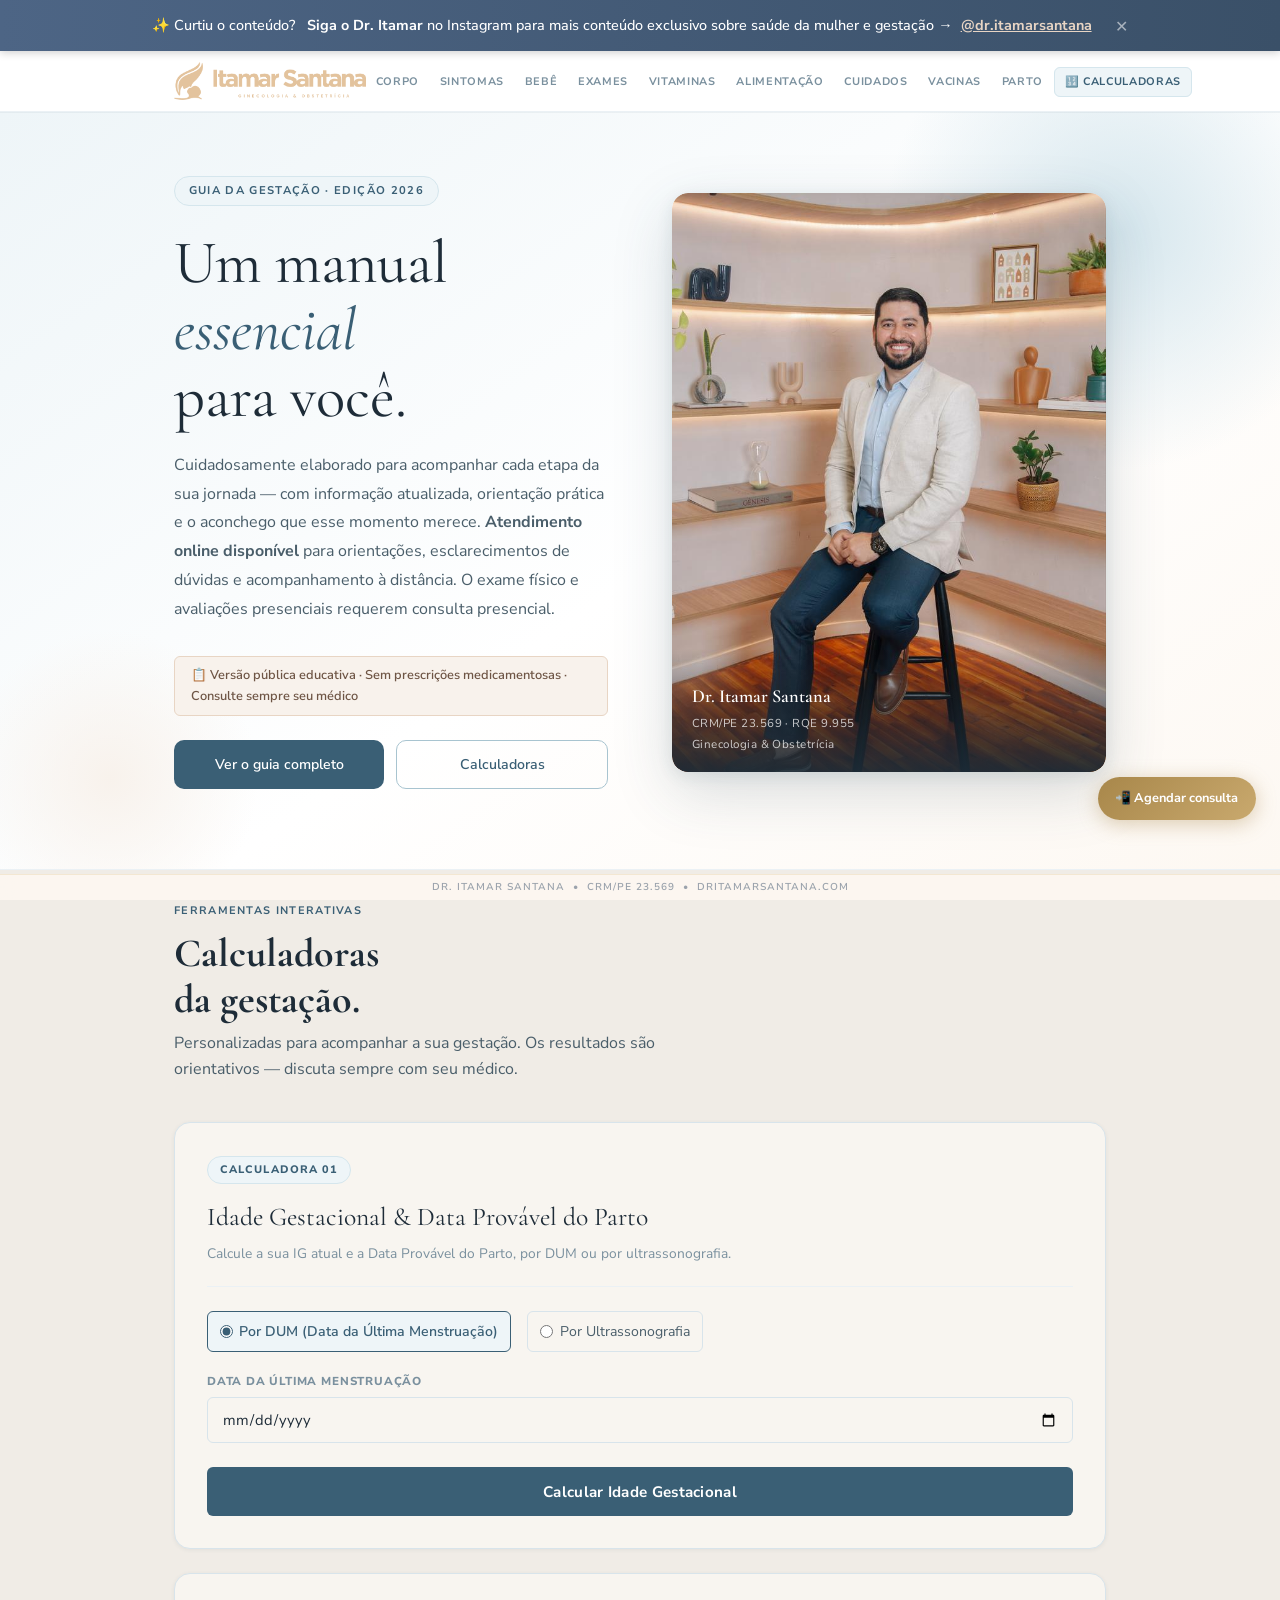
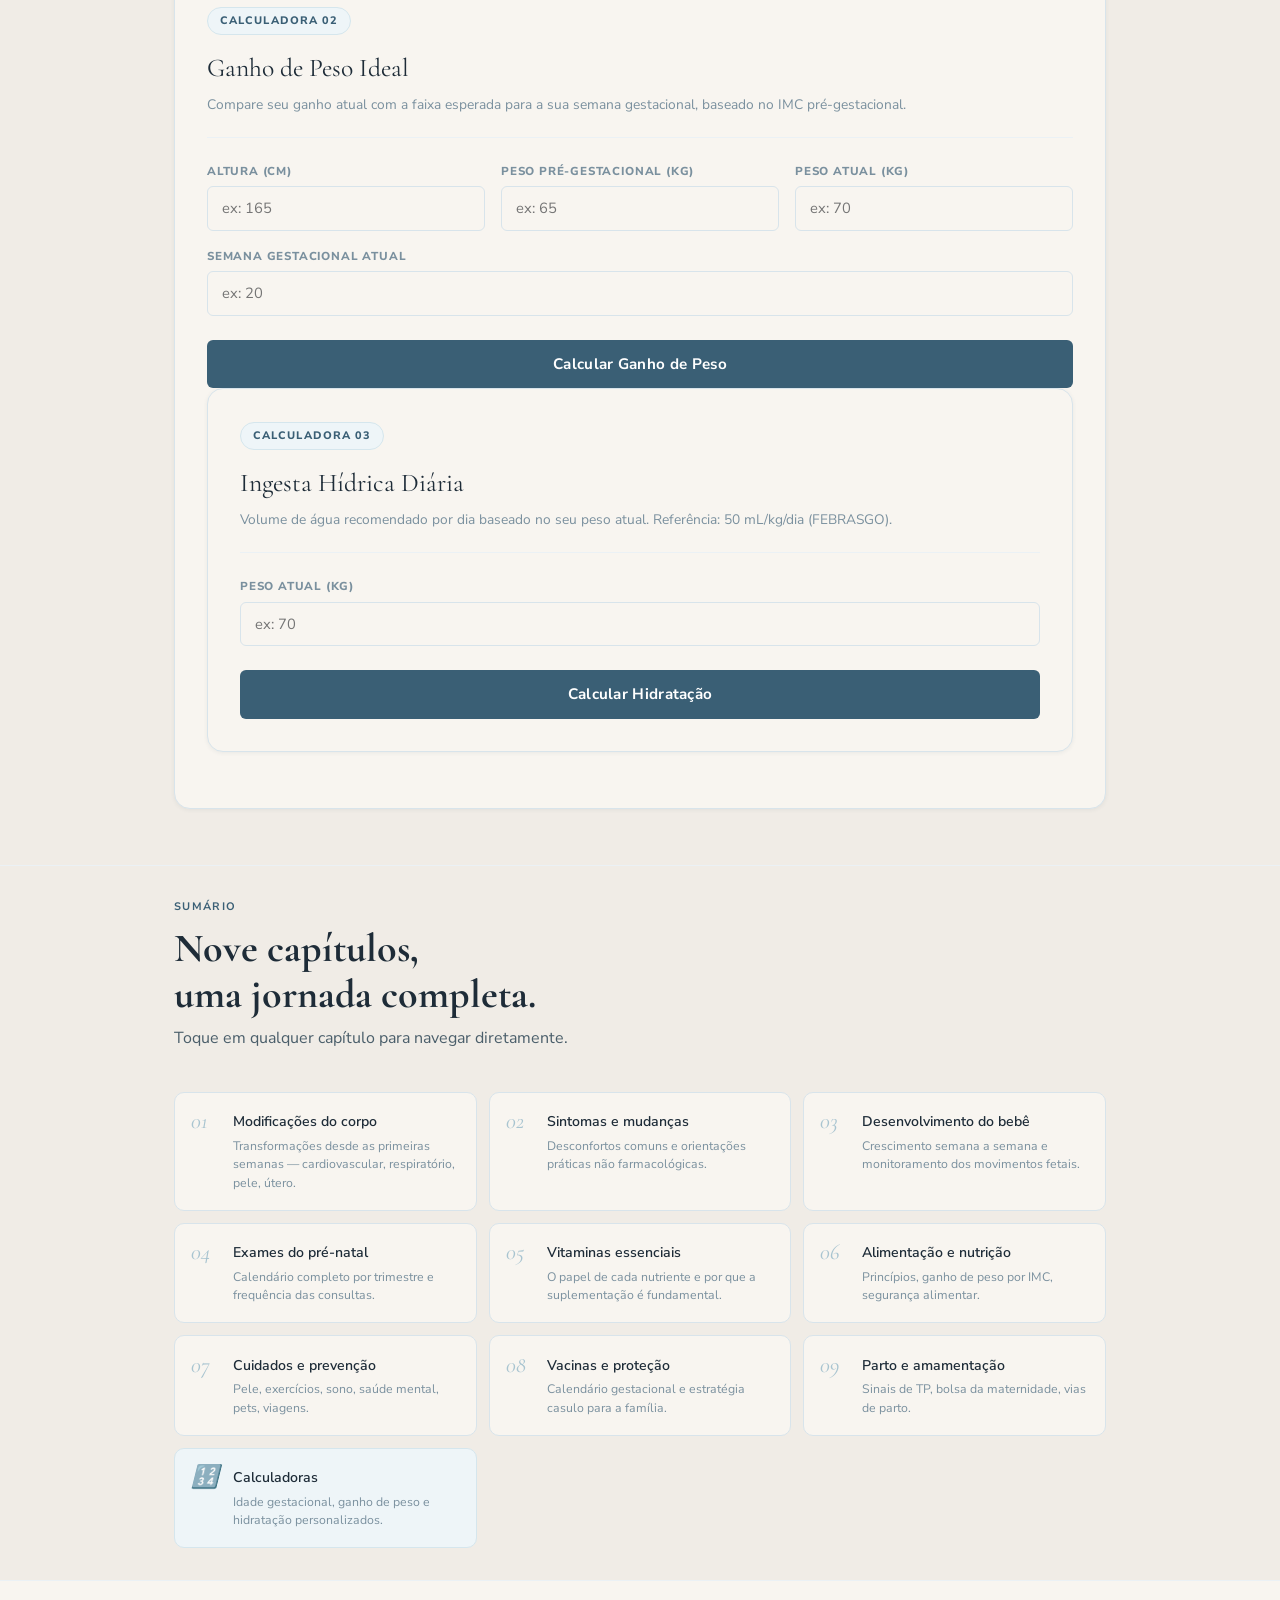
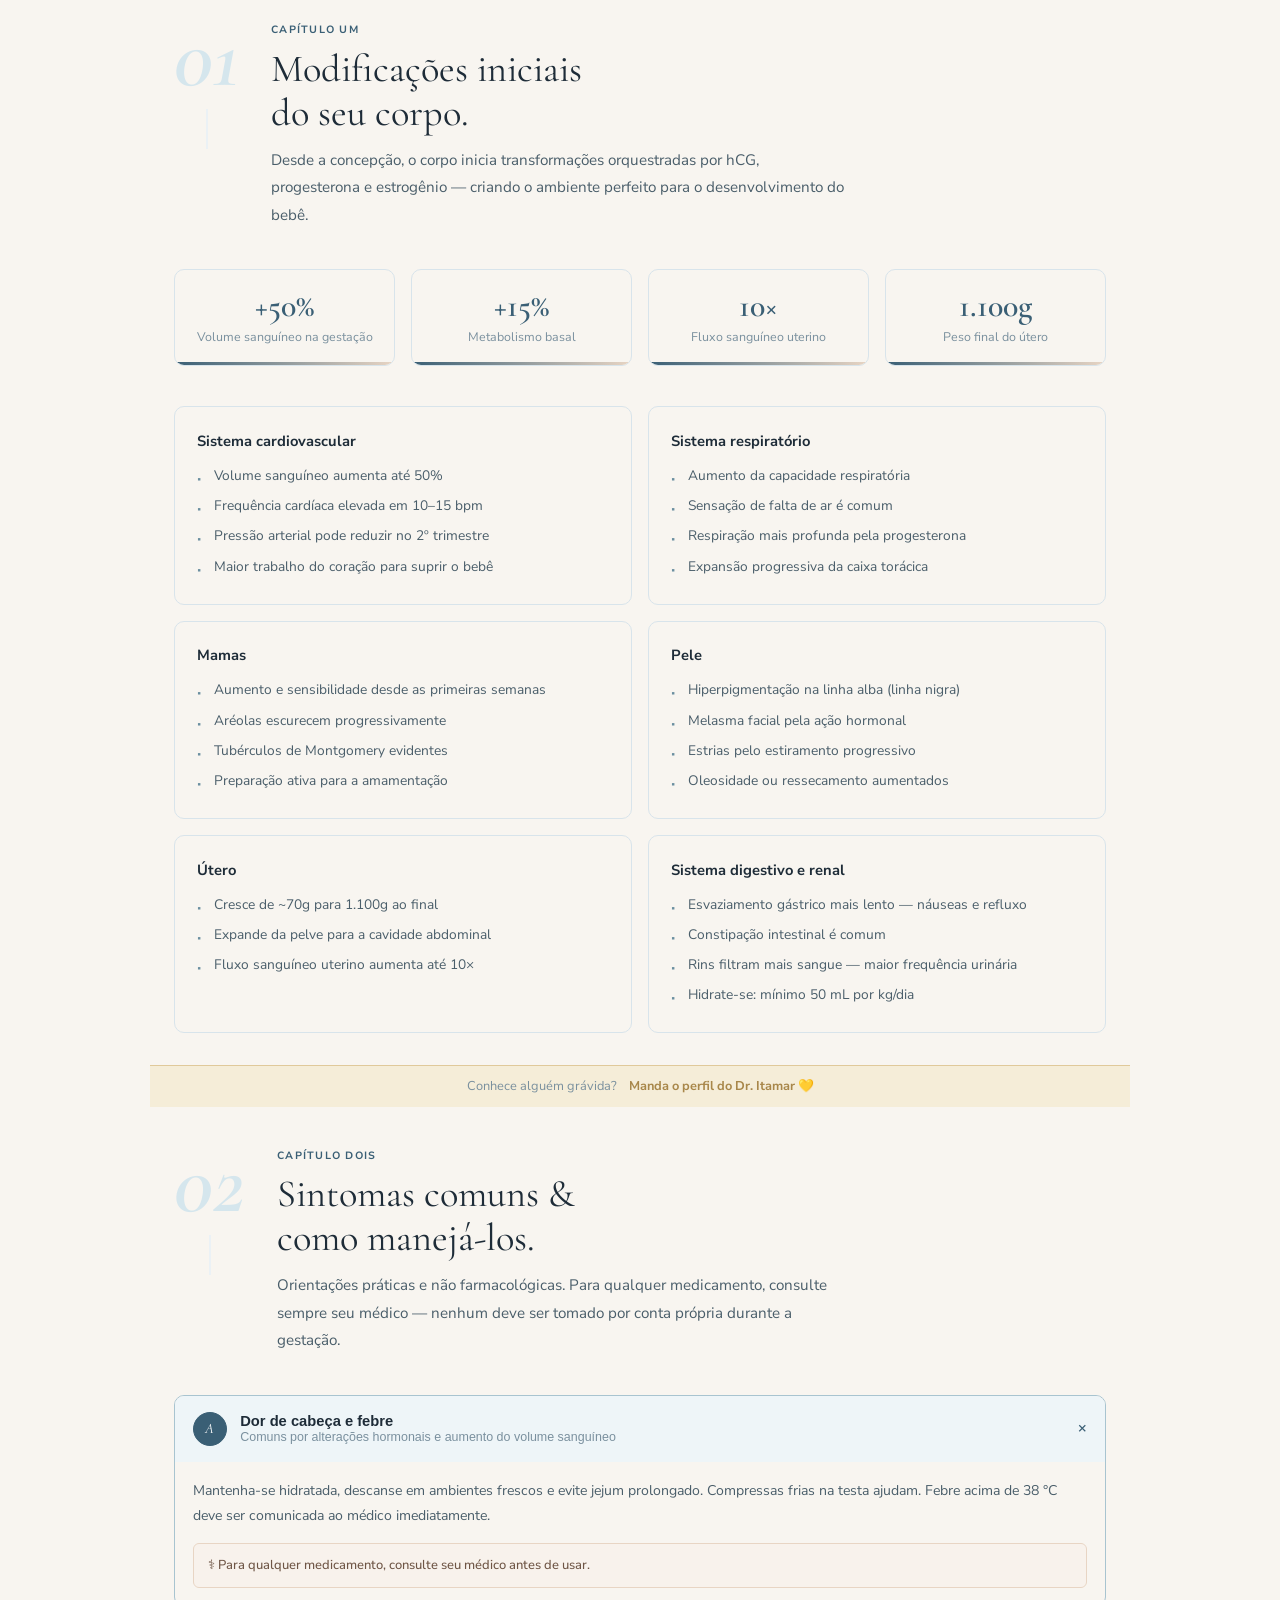
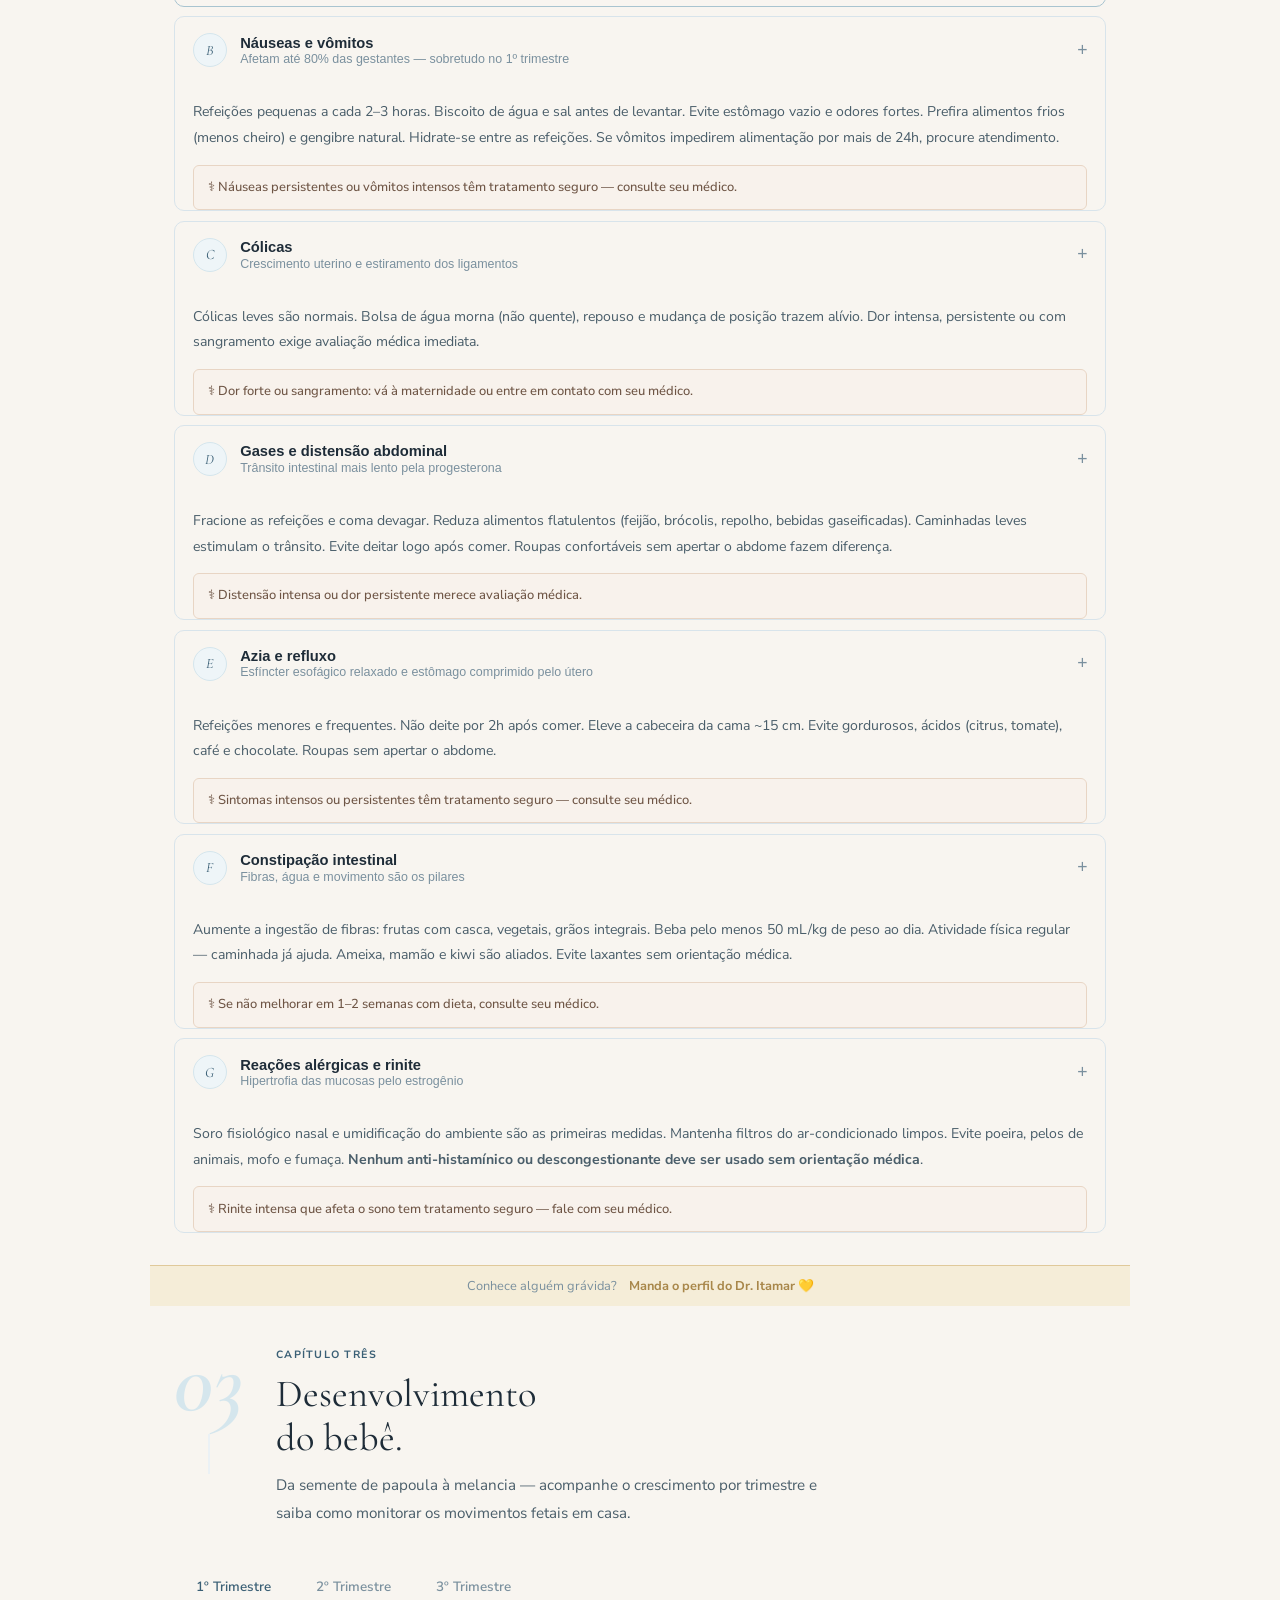
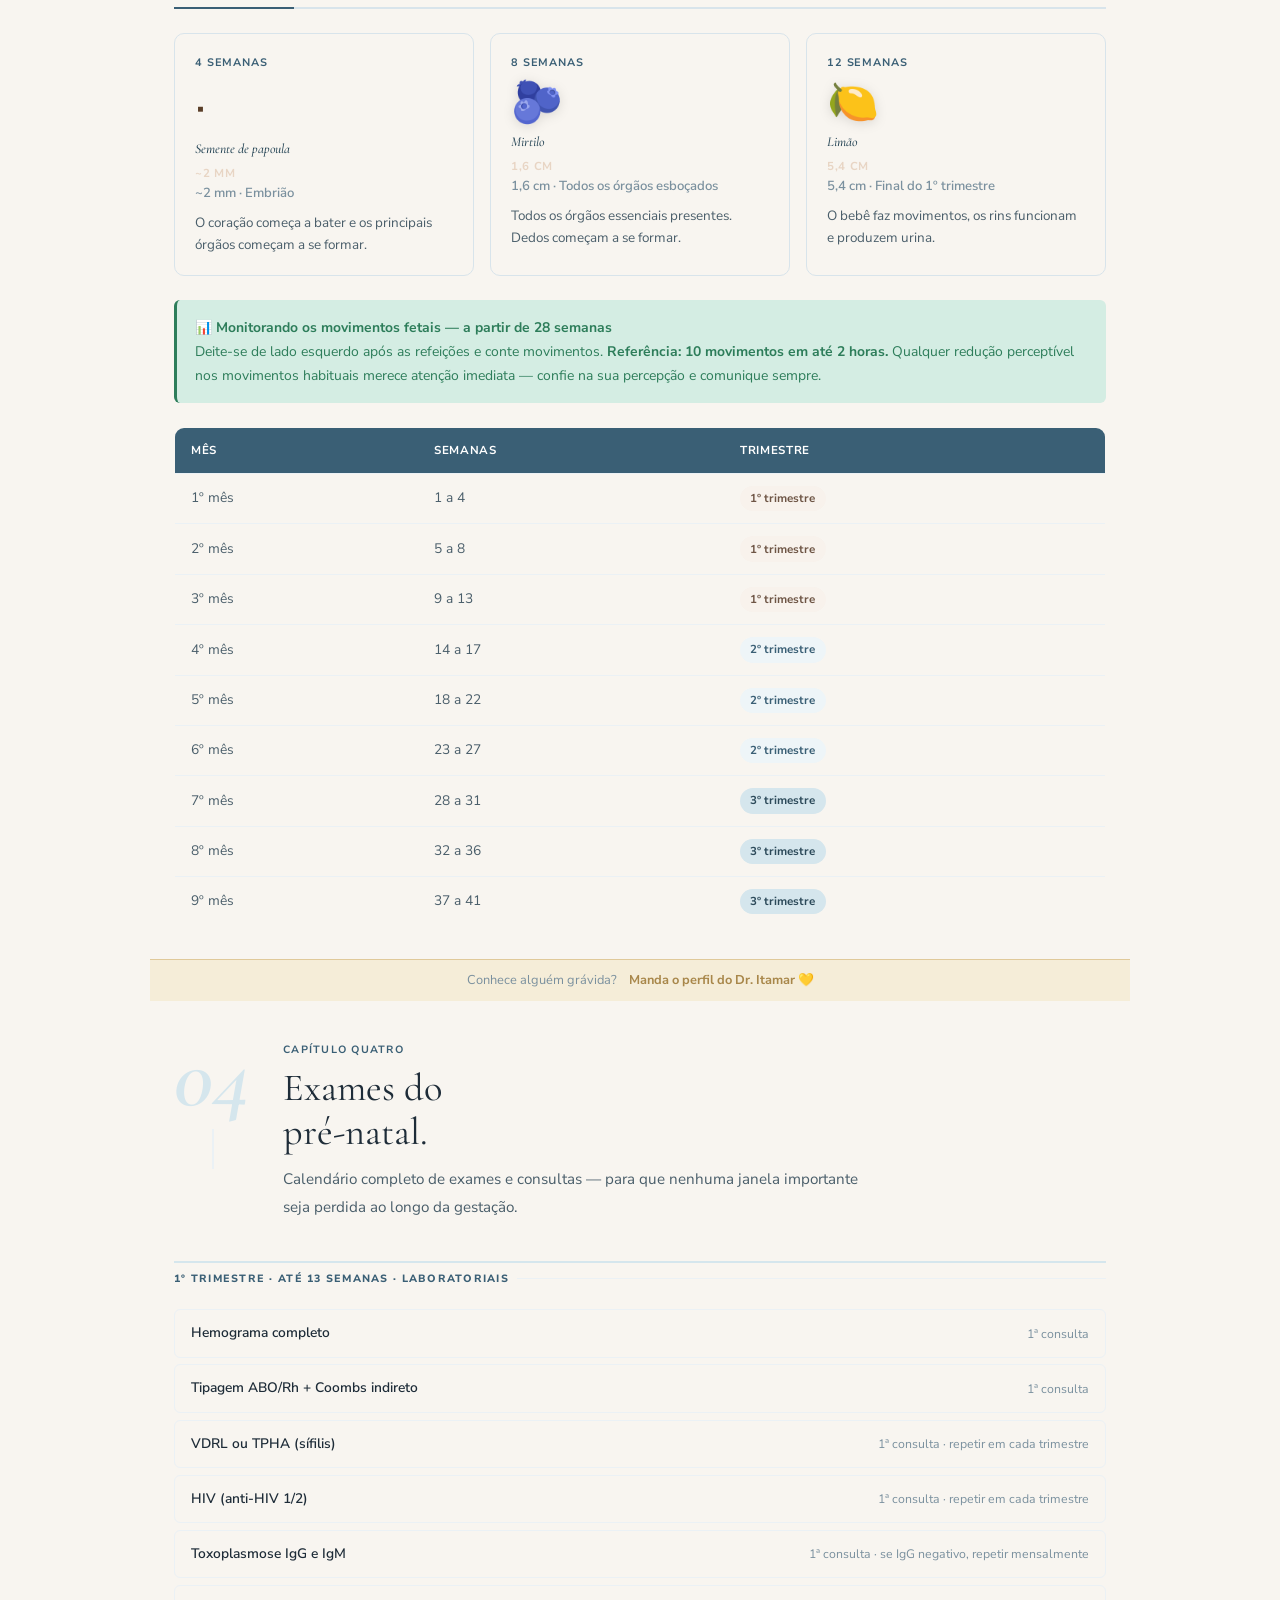
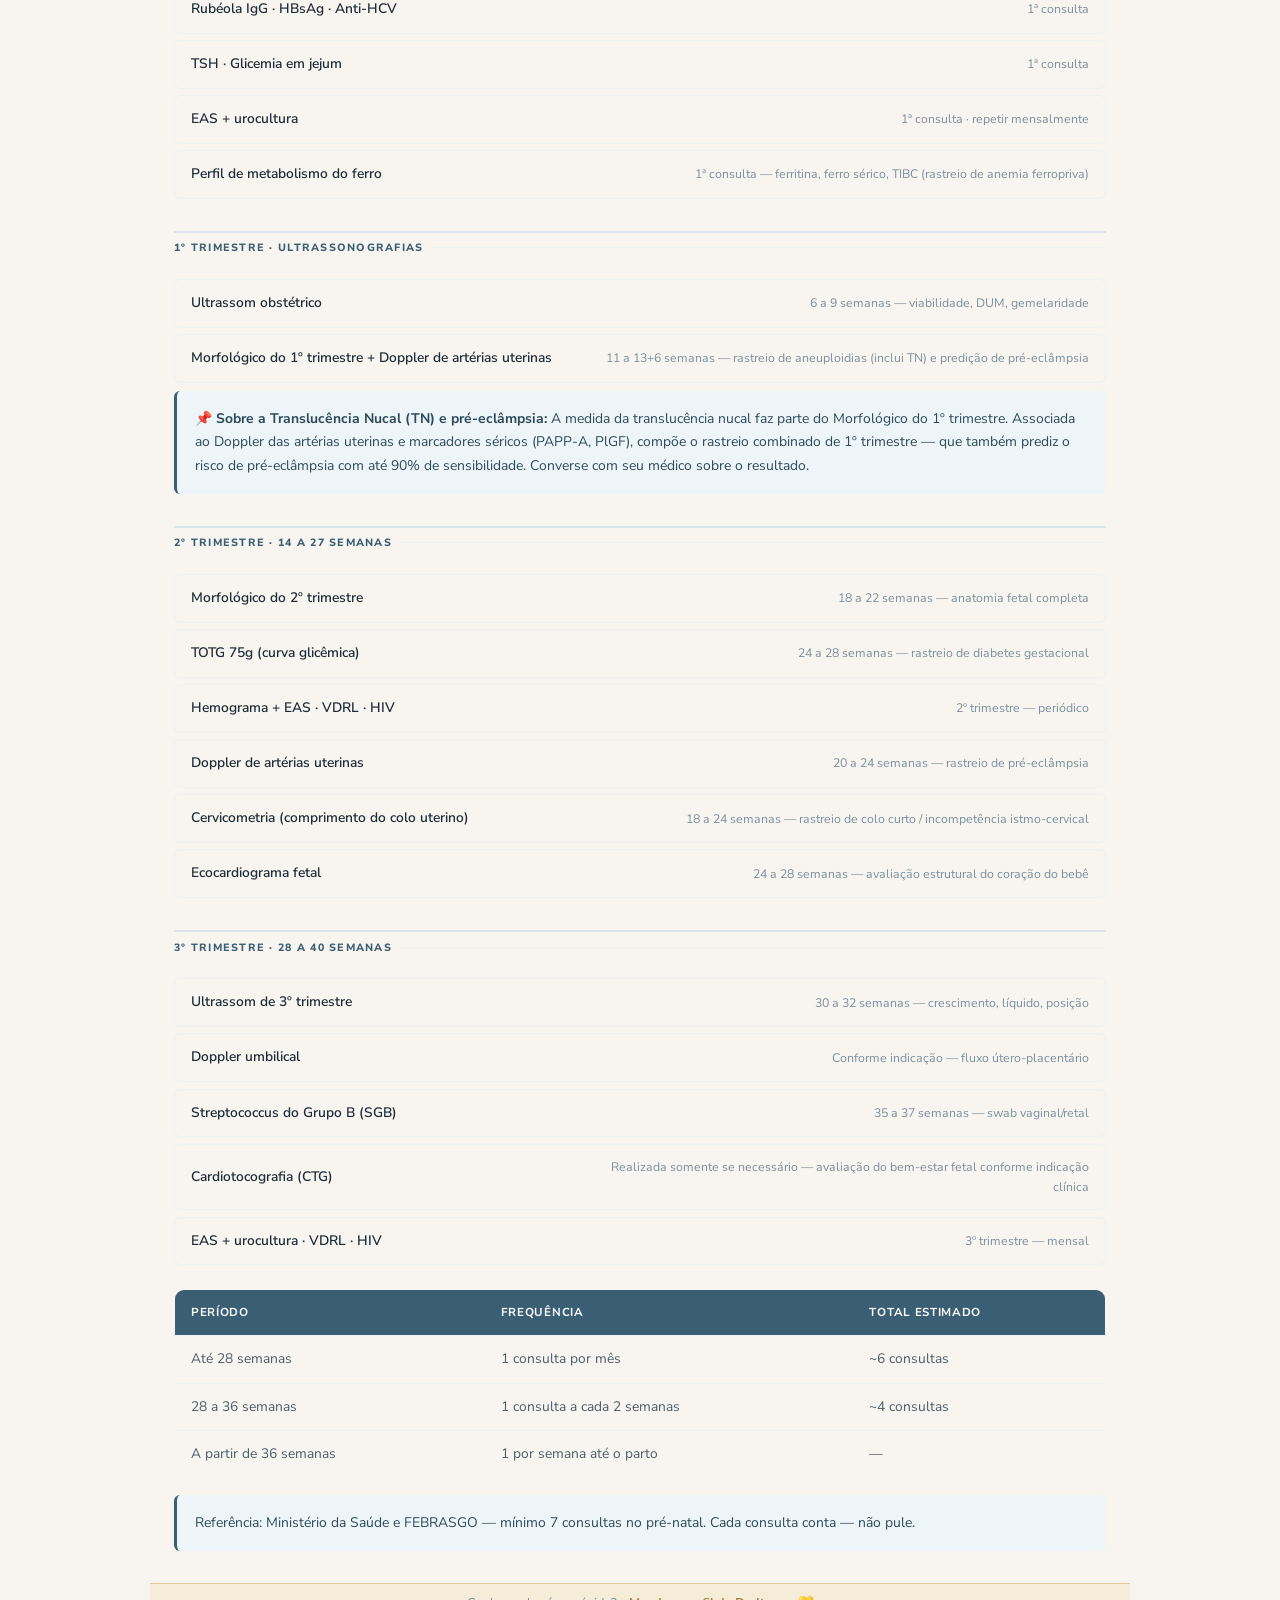
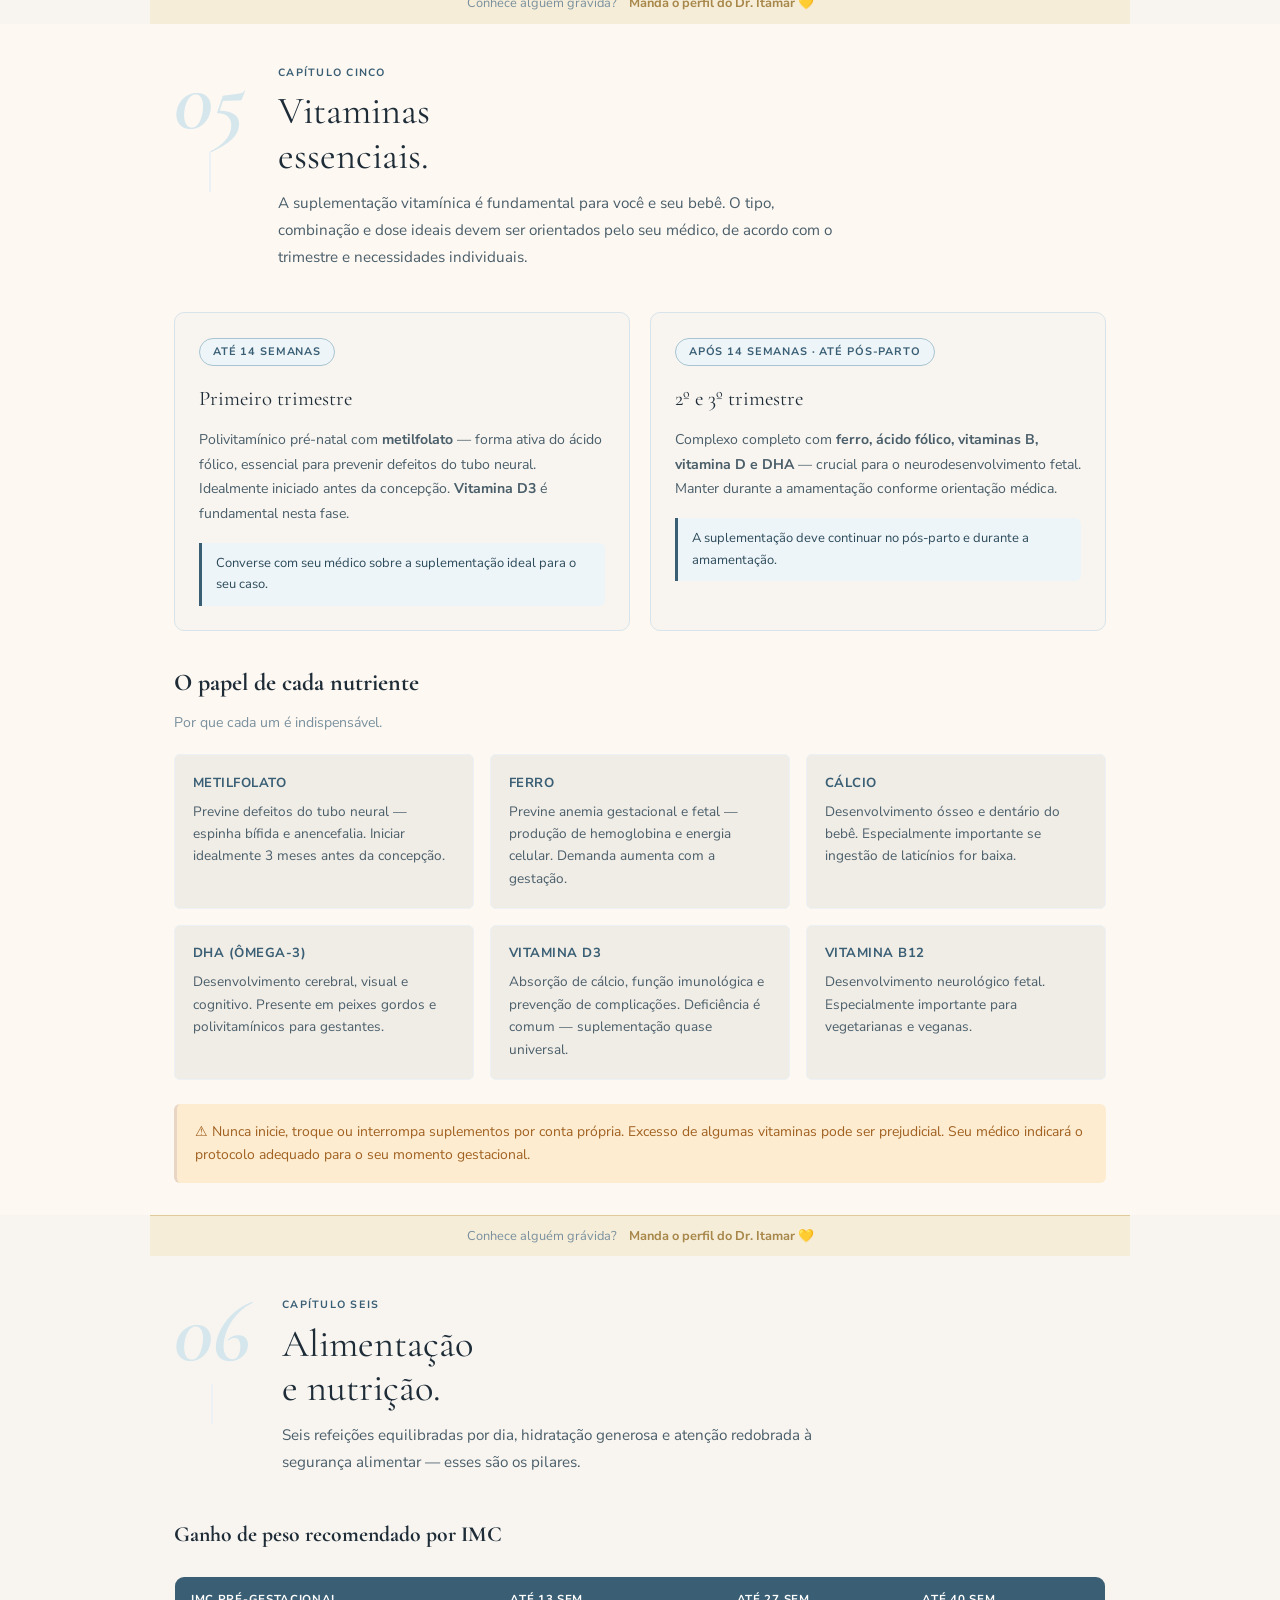
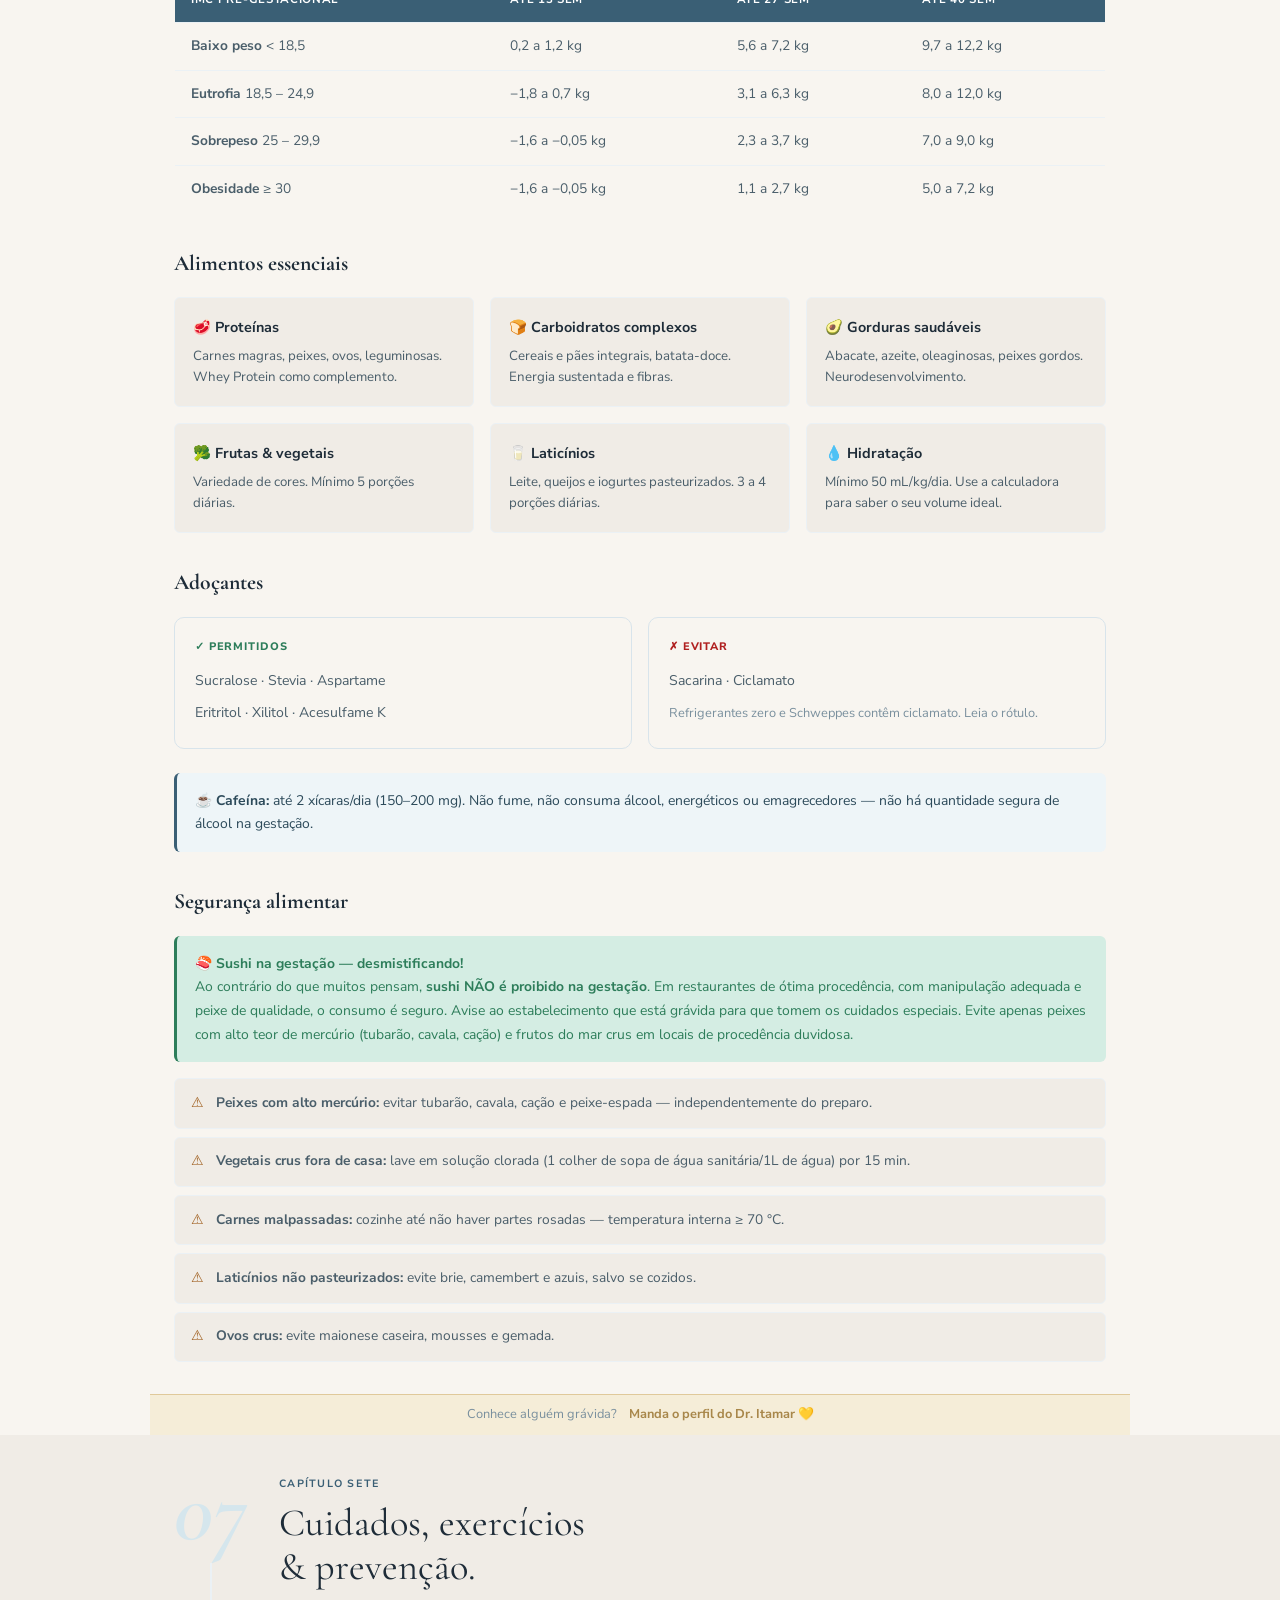
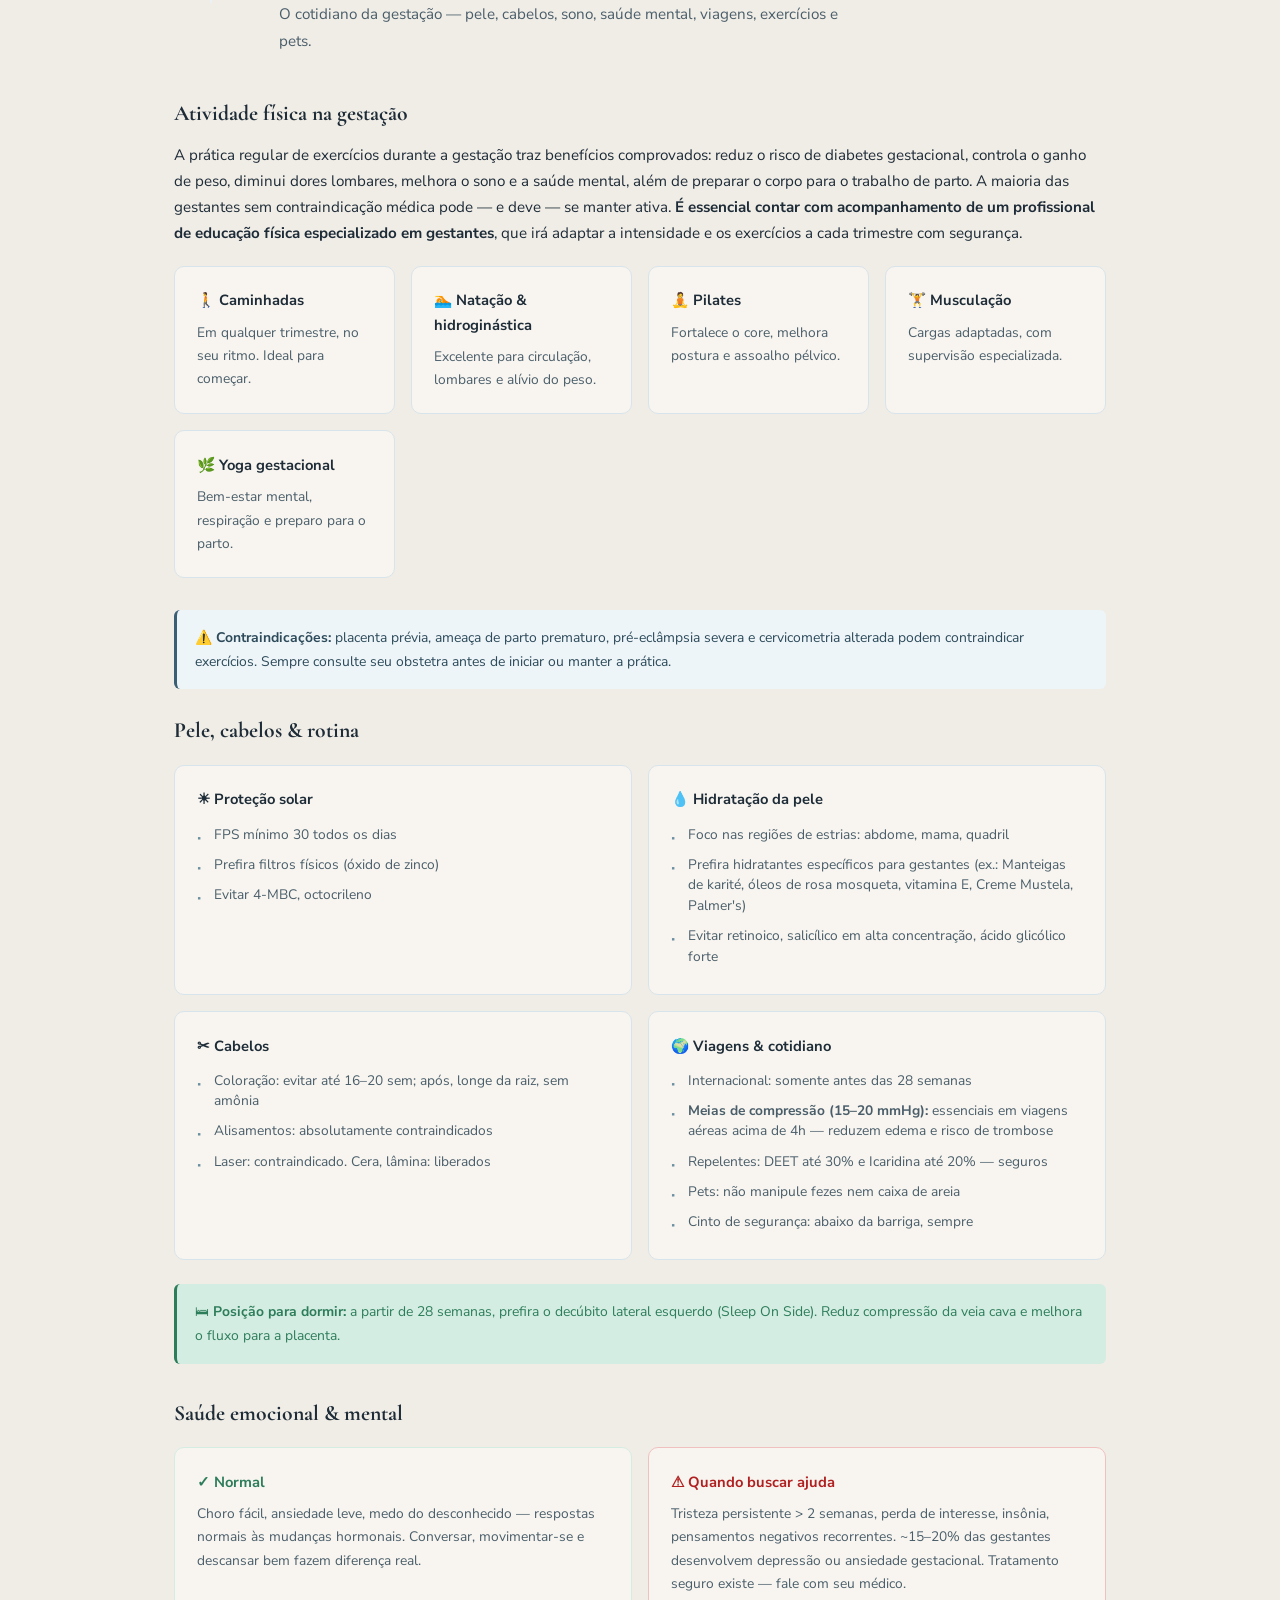
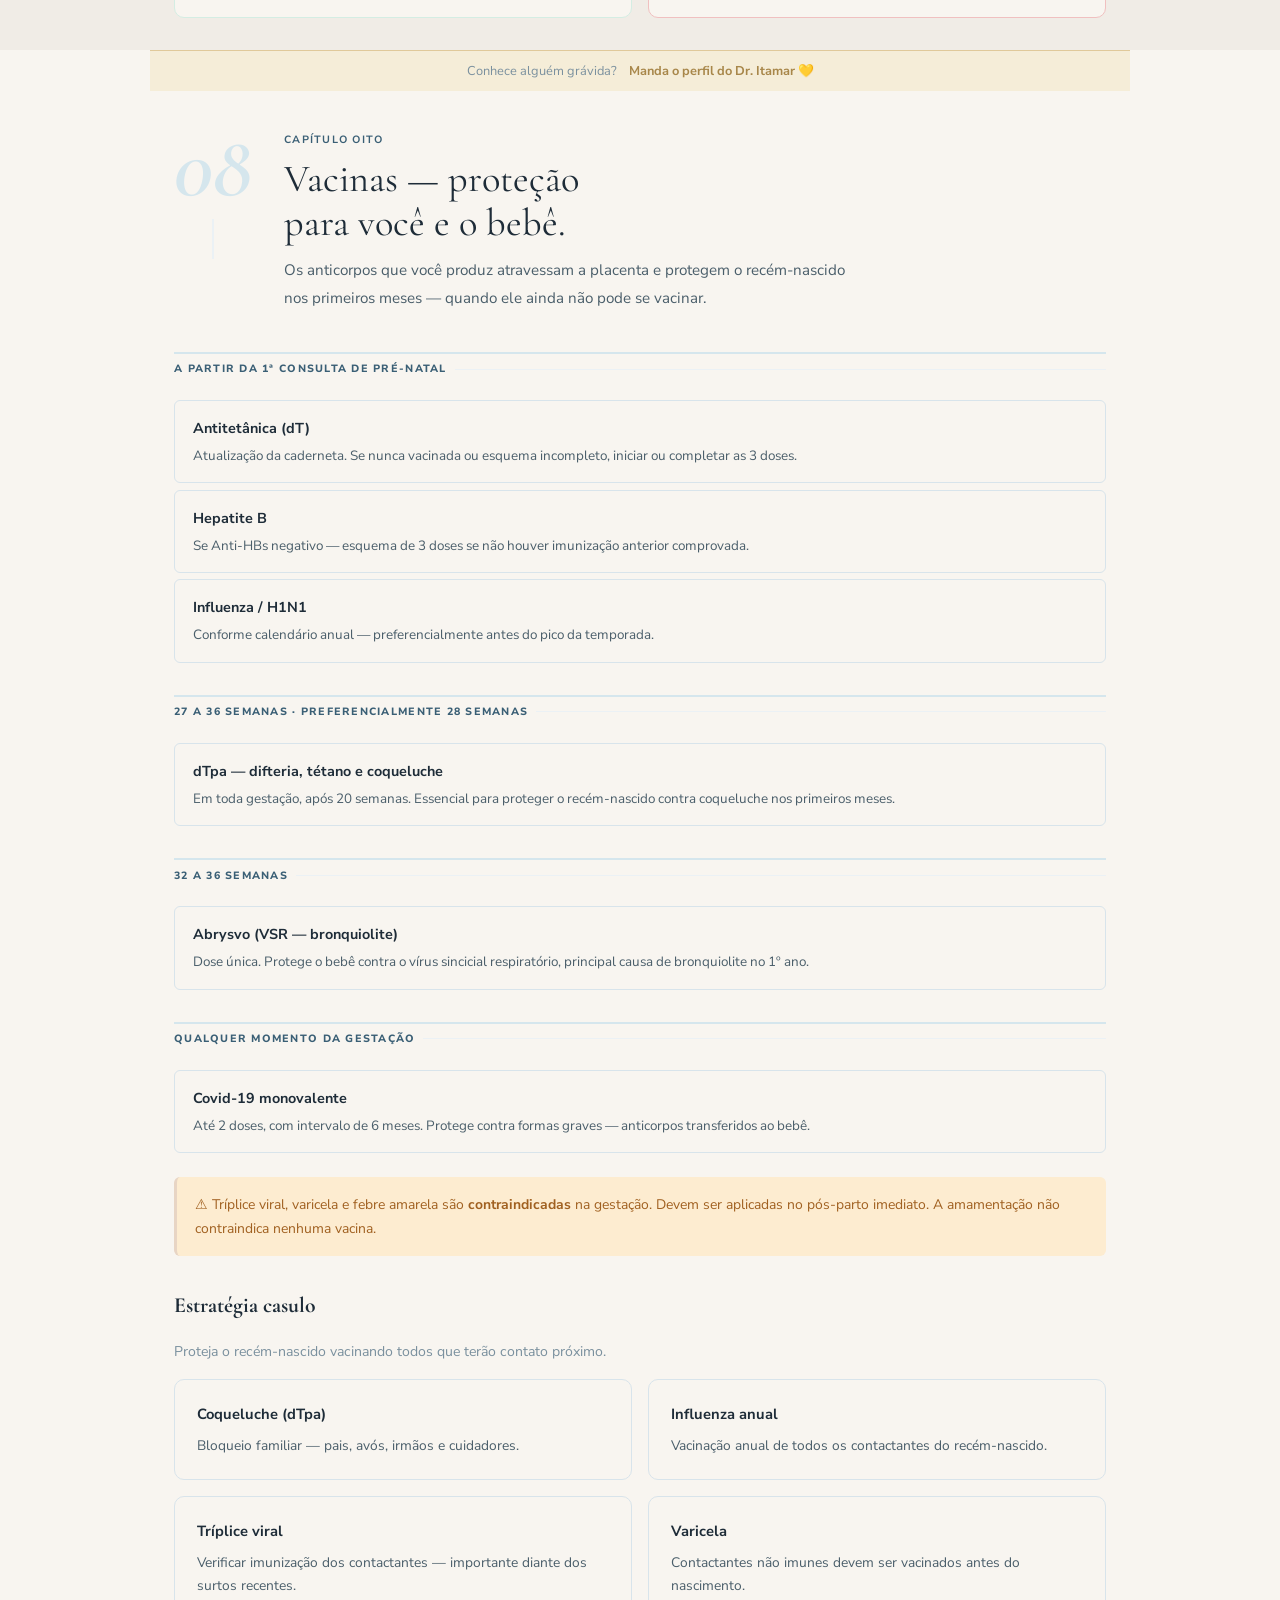
<file: guia-publico.html>
<!DOCTYPE html>
<html lang="pt-BR">
<head>
  <!-- Google Analytics 4 -->
  <script async src="https://www.googletagmanager.com/gtag/js?id=G-XP72H1D2CY"></script>
  <script>
    window.dataLayer = window.dataLayer || [];
    function gtag(){dataLayer.push(arguments);}
    gtag('js', new Date());
    gtag('config', 'G-XP72H1D2CY', {
      page_title: document.title,
      page_location: window.location.href
    });
    // Rastrear clique no WhatsApp como conversão
    document.addEventListener('click', function(e) {
      var el = e.target.closest('a[href*="wa.me"]');
      if (el) {
        gtag('event', 'whatsapp_click', {
          event_category: 'contato',
          event_label: el.href
        });
      }
    });
  </script>

  <meta charset="UTF-8"/>
  <meta name="viewport" content="width=device-width, initial-scale=1.0"/>
  <title>Guia da Gestação — Dr. Itamar Santana | Ginecologista e Obstetra Recife-PE</title>
  <meta name="description" content="Guia completo de gestação com pré-natal semana a semana, exames por trimestre, calculadoras de idade gestacional e ganho de peso. Dr. Itamar Santana — Ginecologista Recife."/>
  <link rel="preconnect" href="https://fonts.googleapis.com"/>
  <link rel="preconnect" href="https://fonts.gstatic.com" crossorigin/>
  <link href="https://fonts.googleapis.com/css2?family=Cormorant+Garamond:ital,wght@0,400;0,500;0,600;1,400;1,600&family=Nunito+Sans:wght@300;400;500;600;700&display=swap" rel="stylesheet"/>
  <style>
    /* ════════════════════════════════════════
       BRAND TOKENS — Dr. Itamar Santana
       ════════════════════════════════════════ */
    :root {
  /* New brand palette — Dr. Itamar Santana */
  --brand-dark:    #2C4A5A;
  --brand:         #3a5f75;
  --brand-mid:     #6B8FA0;
  --brand-light:   #A8C4D0;
  --brand-pale:    #D5E6ED;
  --brand-ghost:   #EEF5F8;
  
  --sage:          #7D9B76;
  --sage-light:    #B5C9B1;
  --sage-pale:     #E8F0E6;
  
  --gold:          #C9A96E;
  --gold-dark:     #A8874A;
  --gold-light:    #E0C99A;
  --gold-pale:     #F5EDD8;
  
  --warm-dark:     #6e5545;
  --warm:          #8a6d58;
  --warm-mid:      #b59a82;
  --warm-light:    #E8D5C4;
  --warm-pale:     #F8F2EC;
  --warm-ghost:    #FDF8F2;
  
  --success:       #2d7d5a;
  --success-bg:    #d4ede3;
  --warning:       #a06020;
  --warning-bg:    #fdecd0;
  --danger:        #b02020;
  --danger-bg:     #fde0e0;
  
  --text:          #1e2c38;
  --text-secondary:#4a5e6a;
  --text-muted:    #7a909e;
  --text-light:    #aabbc6;
  
  --bg:            #F8F5F0;
  --bg-alt:        #F0ECE6;
  --bg-warm:       var(--warm-ghost);
  --border:        #D8E4EB;
  --border-light:  #EBF1F5;
  
  --font-serif:    'Cormorant Garamond', Georgia, serif;
  --font-sans:     'Nunito Sans', -apple-system, sans-serif;
  
  --radius:        16px;
  --radius-sm:     10px;
  --radius-xs:     6px;
  
  --shadow-sm:     0 1px 4px rgba(44,74,90,.07);
  --shadow:        0 4px 16px rgba(44,74,90,.10);
  --shadow-lg:     0 12px 40px rgba(44,74,90,.15);
}

    *, *::before, *::after { box-sizing: border-box; margin: 0; padding: 0; }
    html { scroll-behavior: smooth; font-size: 16px; }
    body {
      font-family: var(--font-sans);
      color: var(--text);
      background: var(--bg);
      line-height: 1.65;
      -webkit-font-smoothing: antialiased;
    }

    /* ── PROGRESS ── */
    #progress {
      position: fixed; top: 0; left: 0; height: 3px; z-index: 1100;
      background: linear-gradient(90deg, var(--brand), var(--brand-light));
      width: 0%; transition: width .12s ease; border-radius: 0 2px 2px 0;
    }

    /* ── BACK TO TOP ── */
    #btt {
      position: fixed; bottom: 1.5rem; right: 1.5rem; z-index: 900;
      width: 44px; height: 44px; border-radius: 50%;
      background: var(--brand); color: #fff; border: none;
      display: flex; align-items: center; justify-content: center;
      cursor: pointer; box-shadow: var(--shadow);
      opacity: 0; transform: translateY(8px);
      transition: all .3s; font-size: 1.1rem;
    }
    #btt.visible { opacity: 1; transform: translateY(0); }
    #btt:hover { background: var(--brand-dark); }
    /* ── AGENDAMENTO FLUTUANTE ── */
    #agendar-btn {
      position: fixed; bottom: 5rem; right: 1.5rem; z-index: 900;
      background: linear-gradient(135deg, var(--gold-dark), var(--gold));
      color: #fff; border: none; border-radius: 50px;
      padding: .7rem 1.1rem; font-family: var(--font-sans);
      font-size: .8rem; font-weight: 700; cursor: pointer;
      box-shadow: 0 4px 20px rgba(169,135,74,.40);
      display: flex; align-items: center; gap: .4rem;
      transition: all .3s; text-decoration: none;
      white-space: nowrap;
    }
    #agendar-btn:hover { transform: translateY(-2px); box-shadow: 0 6px 28px rgba(169,135,74,.50); }


    /* ── NAV ── */
    nav {
      position: sticky; top: 0; z-index: 1000;
      background: rgba(255,255,255,.97);
      backdrop-filter: blur(16px);
      border-bottom: 1px solid var(--border-light);
      box-shadow: 0 1px 0 rgba(58,80,104,.06);
    }
    .nav-inner {
      max-width: 980px; margin: 0 auto; padding: 0 1.5rem;
      display: flex; align-items: center; justify-content: space-between;
      height: 60px;
    }
    .nav-logo { height: 32px; display: block; }
    .nav-toggle { display: none; background: none; border: 1px solid var(--border); padding: 6px 10px; border-radius: var(--radius-xs); cursor: pointer; color: var(--text-secondary); font-size: .85rem; }
    .nav-links { display: flex; gap: .1rem; list-style: none; }
    .nav-links a {
      font-size: .68rem; font-weight: 700; letter-spacing: .06em; text-transform: uppercase;
      color: var(--text-muted); text-decoration: none; padding: .4rem .6rem;
      border-radius: var(--radius-xs); transition: all .2s; white-space: nowrap;
    }
    .nav-links a:hover { color: var(--brand); background: var(--brand-ghost); }
    .nav-links .nav-calc a { color: var(--brand); background: var(--brand-ghost); border: 1px solid var(--brand-pale); }
    .nav-links .nav-calc a:hover { background: var(--brand-pale); }

    /* Drawer */
    #nav-drawer {
      display: none; position: fixed; top: 60px; left: 0; right: 0; bottom: 0;
      background: #fff; z-index: 999; padding: 1.5rem;
      overflow-y: auto; border-top: 1px solid var(--border-light);
    }
    #nav-drawer.open { display: block; }
    #nav-drawer a {
      display: flex; align-items: center; gap: .75rem;
      padding: .85rem 0; font-size: .95rem; color: var(--text);
      text-decoration: none; border-bottom: 1px solid var(--border-light);
      font-weight: 500;
    }
    #nav-drawer a:last-child { border-bottom: none; }
    #nav-drawer .drawer-num { color: var(--brand); font-family: var(--font-serif); font-style: italic; font-size: 1.1rem; min-width: 1.5rem; }

    /* ── LAYOUT ── */
    .container { max-width: 980px; margin: 0 auto; padding: 0 1.5rem; }
    section { padding: 5rem 0; }
    section + section { border-top: 1px solid var(--border-light); }

    /* ── HERO ── */
    #hero {
      background: linear-gradient(145deg, var(--brand-ghost) 0%, #fff 55%, var(--warm-ghost) 100%);
      padding: 4rem 0 5rem;
      position: relative; overflow: hidden;
    }
    #hero::before {
      content: '';
      position: absolute; top: -120px; right: -80px;
      width: 480px; height: 480px; border-radius: 50%;
      background: radial-gradient(circle, var(--brand-pale) 0%, transparent 70%);
      pointer-events: none;
    }
    #hero::after {
      content: '';
      position: absolute; bottom: -60px; left: -40px;
      width: 300px; height: 300px; border-radius: 50%;
      background: radial-gradient(circle, var(--warm-pale) 0%, transparent 70%);
      pointer-events: none;
    }
    .hero-inner { position: relative; z-index: 1; display: grid; grid-template-columns: 1fr 1fr; gap: 4rem; align-items: center; }
    .hero-eyebrow {
      display: inline-flex; align-items: center; gap: .5rem;
      font-size: .7rem; font-weight: 700; letter-spacing: .12em; text-transform: uppercase;
      color: var(--brand); background: var(--brand-ghost);
      border: 1px solid var(--brand-pale); border-radius: 100px;
      padding: .3rem .85rem; margin-bottom: 1.5rem;
    }
    .hero-title {
      font-family: var(--font-serif);
      font-size: clamp(2.4rem, 5vw, 3.8rem);
      font-weight: 400; line-height: 1.1; margin-bottom: 1.25rem;
      color: var(--text);
    }
    .hero-title em { color: var(--brand); font-style: italic; }
    .hero-lead { font-size: 1rem; color: var(--text-secondary); line-height: 1.8; margin-bottom: 2rem; }
    .hero-public-badge {
      display: inline-flex; align-items: center; gap: .4rem;
      background: var(--warm-pale); color: var(--warm-dark);
      border: 1px solid var(--warm-light); border-radius: var(--radius-xs);
      font-size: .78rem; font-weight: 600; padding: .4rem .9rem;
    }
    .hero-right {
  position: relative;
  border-radius: var(--radius);
  overflow: hidden;
  box-shadow: 0 20px 60px rgba(44,74,90,.18), 0 4px 16px rgba(44,74,90,.10);
}
.doctor-photo-wrapper {
  position: relative;
  aspect-ratio: 3/4;
  overflow: hidden;
  border-radius: var(--radius);
}
.doctor-photo-img {
  width: 100%;
  height: 100%;
  object-fit: cover;
  object-position: top center;
  display: block;
  transition: transform .6s ease;
}
.doctor-photo-wrapper:hover .doctor-photo-img {
  transform: scale(1.03);
}
.doctor-photo-caption {
  position: absolute;
  bottom: 0; left: 0; right: 0;
  background: linear-gradient(to top, rgba(28,44,56,.92) 0%, transparent 100%);
  padding: 2rem 1.25rem 1.1rem;
  display: flex; flex-direction: column; gap: .15rem;
}
.doctor-photo-caption strong {
  font-family: var(--font-serif);
  font-size: 1.15rem;
  color: #fff;
  font-weight: 600;
}
.doctor-photo-caption span {
  font-size: .72rem;
  color: rgba(255,255,255,.75);
  letter-spacing: .04em;
}
    .hero-meta-row { display: flex; flex-direction: column; gap: 0; }
    .hero-meta-item { display: flex; justify-content: space-between; align-items: center; padding: .85rem 0; border-bottom: 1px solid var(--border-light); }
    .hero-meta-item:last-child { border-bottom: none; }
    .hm-label { font-size: .7rem; font-weight: 700; text-transform: uppercase; letter-spacing: .08em; color: var(--text-muted); }
    .hm-val { font-size: .9rem; font-weight: 600; color: var(--text); }
    .hero-cta {
      display: flex; gap: .75rem; margin-top: 1.25rem;
    }
    .btn-primary {
      flex: 1; padding: .75rem 1rem; background: var(--brand); color: #fff;
      border: none; border-radius: var(--radius-sm); font-family: var(--font-sans);
      font-size: .88rem; font-weight: 600; cursor: pointer; text-align: center;
      text-decoration: none; display: flex; align-items: center; justify-content: center;
      gap: .4rem; transition: background .2s;
    }
    .btn-primary:hover { background: var(--brand-dark); }
    .btn-outline {
      flex: 1; padding: .75rem 1rem;
      background: transparent; color: var(--brand);
      border: 1.5px solid var(--brand-light); border-radius: var(--radius-sm);
      font-family: var(--font-sans); font-size: .88rem; font-weight: 600;
      cursor: pointer; text-align: center; text-decoration: none;
      display: flex; align-items: center; justify-content: center;
      transition: all .2s;
    }
    .btn-outline:hover { background: var(--brand-ghost); border-color: var(--brand); }

    /* ── TOC ── */
    #toc { background: var(--bg-alt); }
    .section-eyebrow { font-size: .68rem; font-weight: 700; letter-spacing: .12em; text-transform: uppercase; color: var(--brand); margin-bottom: .6rem; }
    .section-title { font-family: var(--font-serif); font-size: clamp(1.8rem, 4vw, 2.5rem); margin-bottom: .5rem; line-height: 1.15; }
    .section-lead { color: var(--text-secondary); margin-bottom: 2.5rem; max-width: 540px; }
    .toc-grid { display: grid; grid-template-columns: repeat(3, 1fr); gap: .75rem; }
    .toc-item {
      display: flex; align-items: flex-start; gap: .85rem;
      border: 1.5px solid var(--border); border-radius: var(--radius-sm);
      padding: 1.1rem 1rem; background: var(--bg); text-decoration: none; color: var(--text);
      transition: all .2s; position: relative; overflow: hidden;
    }
    .toc-item::before {
      content: ''; position: absolute; left: 0; top: 0; bottom: 0;
      width: 3px; background: var(--brand); opacity: 0; transition: opacity .2s;
    }
    .toc-item:hover { border-color: var(--brand-light); box-shadow: var(--shadow-sm); transform: translateY(-1px); }
    .toc-item:hover::before { opacity: 1; }
    .toc-num { font-family: var(--font-serif); font-size: 1.4rem; color: var(--brand-light); font-style: italic; line-height: 1; min-width: 1.75rem; flex-shrink: 0; }
    .toc-title { font-weight: 600; font-size: .88rem; margin-bottom: .2rem; }
    .toc-desc { font-size: .77rem; color: var(--text-muted); line-height: 1.5; }
    .toc-calc { border-color: var(--brand-pale); background: var(--brand-ghost); }
    .toc-calc .toc-num { color: var(--brand); }
    .toc-calc:hover { border-color: var(--brand); }

    /* ── CHAPTER HEADER ── */
    .ch-wrap { display: flex; align-items: flex-start; gap: 2rem; margin-bottom: 2.5rem; }
    .ch-num-block {
      display: flex; flex-direction: column; align-items: center;
      flex-shrink: 0;
    }
    .ch-num { font-family: var(--font-serif); font-size: clamp(3.5rem, 8vw, 5.5rem); font-style: italic; color: var(--brand-pale); line-height: 1; font-weight: 600; }
    .ch-line { width: 2px; flex: 1; background: var(--border-light); min-height: 40px; margin-top: .5rem; }
    .ch-content { padding-top: .5rem; }
    .ch-eyebrow { font-size: .66rem; font-weight: 700; letter-spacing: .12em; text-transform: uppercase; color: var(--brand); margin-bottom: .5rem; }
    .ch-title { font-family: var(--font-serif); font-size: clamp(1.6rem, 4vw, 2.4rem); font-weight: 400; line-height: 1.15; margin-bottom: .75rem; }
    .ch-lead { color: var(--text-secondary); max-width: 580px; line-height: 1.8; font-size: .95rem; }

    /* ── STAT ROW ── */
    .stat-row { display: grid; grid-template-columns: repeat(4, 1fr); gap: 1rem; margin-bottom: 2.5rem; }
    .stat-card {
      border: 1.5px solid var(--border); border-radius: var(--radius-sm);
      padding: 1.25rem; text-align: center; background: var(--bg);
      position: relative; overflow: hidden;
    }
    .stat-card::after {
      content: ''; position: absolute; bottom: 0; left: 0; right: 0;
      height: 3px; background: linear-gradient(90deg, var(--brand), var(--warm-light));
    }
    .stat-num { font-family: var(--font-serif); font-size: 2rem; font-weight: 600; color: var(--brand); line-height: 1; margin-bottom: .35rem; }
    .stat-label { font-size: .78rem; color: var(--text-muted); line-height: 1.4; }

    /* ── CARDS GRID ── */
    .cards-2 { display: grid; grid-template-columns: 1fr 1fr; gap: 1rem; }
    .cards-3 { display: grid; grid-template-columns: repeat(3, 1fr); gap: 1rem; }
    .cards-auto { display: grid; grid-template-columns: repeat(auto-fit, minmax(200px, 1fr)); gap: 1rem; }
    .card {
      border: 1.5px solid var(--border); border-radius: var(--radius-sm);
      padding: 1.35rem; background: var(--bg);
    }
    .card-title { font-weight: 700; font-size: .92rem; margin-bottom: .5rem; color: var(--text); }
    .card-text { font-size: .86rem; color: var(--text-secondary); line-height: 1.7; }
    .card ul { list-style: none; }
    .card ul li { font-size: .86rem; color: var(--text-secondary); padding: .3rem 0 .3rem 1.1rem; position: relative; line-height: 1.5; }
    .card ul li::before { content: '·'; position: absolute; left: 0; color: var(--brand-mid); font-weight: bold; font-size: 1.1rem; line-height: 1.4; }

    /* ── ACCORDION ── */
    .accordion { display: flex; flex-direction: column; gap: .6rem; }
    .acc-item { border: 1.5px solid var(--border); border-radius: var(--radius-sm); overflow: hidden; background: var(--bg); transition: border-color .2s; }
    .acc-item.open { border-color: var(--brand-light); }
    .acc-trigger {
      width: 100%; display: flex; align-items: center; gap: .85rem; padding: 1rem 1.1rem;
      background: none; border: none; cursor: pointer; text-align: left; transition: background .2s;
    }
    .acc-trigger:hover { background: var(--brand-ghost); }
    .acc-item.open .acc-trigger { background: var(--brand-ghost); }
    .acc-letter {
      width: 34px; height: 34px; border-radius: 50%; flex-shrink: 0;
      background: var(--brand-ghost); border: 1.5px solid var(--brand-pale);
      display: flex; align-items: center; justify-content: center;
      font-family: var(--font-serif); font-style: italic; font-size: .9rem; color: var(--brand);
    }
    .acc-item.open .acc-letter { background: var(--brand); color: #fff; border-color: var(--brand); }
    .acc-info { flex: 1; }
    .acc-title { font-weight: 600; font-size: .92rem; color: var(--text); text-align: left; margin-bottom: .1rem; }
    .acc-sub { font-size: .78rem; color: var(--text-muted); text-align: left; }
    .acc-icon { font-size: 1.1rem; color: var(--text-muted); flex-shrink: 0; transition: transform .3s; }
    .acc-item.open .acc-icon { transform: rotate(45deg); color: var(--brand); }
    .acc-body {
  display: grid;
  grid-template-rows: 0fr;
  transition: grid-template-rows .3s ease;
  overflow: hidden;
}
.acc-body-inner { overflow: hidden; padding: 0 1.1rem; }
.acc-item.open .acc-body {
  grid-template-rows: 1fr;
}
.acc-item.open .acc-body-inner { padding: 0 1.1rem 1.1rem; }
    .acc-body p { font-size: .88rem; color: var(--text-secondary); line-height: 1.8; margin-top: 1rem; }
    .acc-cta {
      display: flex; align-items: center; gap: .5rem; margin-top: .9rem;
      padding: .7rem .9rem; background: var(--warm-pale);
      border: 1px solid var(--warm-light); border-radius: var(--radius-xs);
      font-size: .81rem; color: var(--warm-dark); font-weight: 500;
    }

    /* ── TABS ── */
    .tab-bar { display: flex; gap: 0; margin-bottom: 1.5rem; border-bottom: 2px solid var(--border); }
    .tab-btn {
      padding: .65rem 1.4rem; border: none; background: none; cursor: pointer;
      font-family: var(--font-sans); font-size: .84rem; font-weight: 600;
      color: var(--text-muted); border-bottom: 2px solid transparent; margin-bottom: -2px;
      transition: all .2s;
    }
    .tab-btn.active { color: var(--brand); border-bottom-color: var(--brand); }
    .tab-panel { display: none; }
    .tab-panel.active { display: grid; grid-template-columns: repeat(3, 1fr); gap: 1rem; }
    .baby-card { border: 1.5px solid var(--border); border-radius: var(--radius-sm); padding: 1.25rem; }
    .baby-week { font-size: .68rem; font-weight: 700; text-transform: uppercase; letter-spacing: .08em; color: var(--brand); margin-bottom: .5rem; }
    .baby-size { font-size: 1.5rem; margin-bottom: .2rem; }
    .baby-cm { font-size: .82rem; color: var(--text-muted); margin-bottom: .5rem; font-weight: 600; }
    .baby-desc { font-size: .84rem; color: var(--text-secondary); line-height: 1.6; }

    /* ── TABLE ── */
    .data-table { width: 100%; border-collapse: collapse; font-size: .86rem; margin-top: 1.5rem; border: 1.5px solid var(--border); border-radius: var(--radius-sm); overflow: hidden; }
    .data-table th { background: var(--brand); color: #fff; padding: .8rem 1rem; text-align: left; font-size: .72rem; font-weight: 700; text-transform: uppercase; letter-spacing: .06em; }
    .data-table td { padding: .75rem 1rem; border-top: 1px solid var(--border-light); color: var(--text-secondary); }
    .data-table tr:hover td { background: var(--brand-ghost); }
    .badge { display: inline-block; padding: .2rem .65rem; border-radius: 100px; font-size: .72rem; font-weight: 700; }
    .badge-1 { background: var(--warm-pale); color: var(--warm-dark); }
    .badge-2 { background: var(--brand-ghost); color: var(--brand); }
    .badge-3 { background: var(--brand-pale); color: var(--brand-dark); }

    /* ── EXAM LIST ── */
    .period-label { font-size: .66rem; font-weight: 800; text-transform: uppercase; letter-spacing: .12em; color: var(--brand); padding: .4rem 0; border-top: 2px solid var(--brand-pale); margin-top: 2rem; margin-bottom: 1rem; display: flex; align-items: center; gap: .5rem; }
    .period-label::after { content: ''; flex: 1; height: 1px; background: var(--border-light); }
    .exam-list { display: flex; flex-direction: column; gap: .4rem; }
    .exam-row { display: flex; justify-content: space-between; align-items: center; padding: .75rem 1rem; border: 1px solid var(--border-light); border-radius: var(--radius-xs); font-size: .86rem; background: var(--bg); }
    .exam-row:hover { border-color: var(--brand-pale); background: var(--brand-ghost); }
    .exam-name { font-weight: 600; color: var(--text); }
    .exam-freq { font-size: .77rem; color: var(--text-muted); text-align: right; max-width: 55%; }

    /* ── VITAMINS ── */
    .trim-grid { display: grid; grid-template-columns: 1fr 1fr; gap: 1.25rem; margin-bottom: 2rem; }
    .trim-card { border: 1.5px solid var(--border); border-radius: var(--radius-sm); padding: 1.5rem; background: var(--bg); }
    .trim-pill { display: inline-block; border: 1.5px solid var(--brand-light); border-radius: 100px; font-size: .68rem; font-weight: 700; text-transform: uppercase; letter-spacing: .08em; color: var(--brand); padding: .25rem .8rem; margin-bottom: 1rem; background: var(--brand-ghost); }
    .trim-title { font-family: var(--font-serif); font-size: 1.3rem; margin-bottom: .75rem; }
    .trim-text { font-size: .88rem; color: var(--text-secondary); line-height: 1.75; margin-bottom: 1rem; }
    .trim-note { background: var(--brand-ghost); border-left: 3px solid var(--brand); border-radius: 0 var(--radius-xs) var(--radius-xs) 0; padding: .65rem .9rem; font-size: .81rem; color: var(--brand-dark); }
    .nutrient-grid { display: grid; grid-template-columns: 1fr 1fr 1fr; gap: 1rem; }
    .nutrient-card { border: 1px solid var(--border-light); border-radius: var(--radius-xs); padding: 1.1rem; background: var(--bg-alt); }
    .nutrient-name { font-size: .82rem; font-weight: 700; color: var(--brand); margin-bottom: .4rem; text-transform: uppercase; letter-spacing: .04em; }
    .nutrient-desc { font-size: .85rem; color: var(--text-secondary); line-height: 1.65; }

    /* ── FOOD ── */
    .food-grid { display: grid; grid-template-columns: repeat(3, 1fr); gap: 1rem; margin-bottom: 2rem; }
    .food-card { border: 1px solid var(--border-light); border-radius: var(--radius-xs); padding: 1.1rem; background: var(--bg-alt); }
    .food-title { font-weight: 700; font-size: .9rem; margin-bottom: .4rem; }
    .food-text { font-size: .83rem; color: var(--text-secondary); line-height: 1.6; }
    .sweetener-grid { display: grid; grid-template-columns: 1fr 1fr; gap: 1rem; margin-bottom: 1.5rem; }
    .sw-card { border: 1.5px solid var(--border); border-radius: var(--radius-sm); padding: 1.25rem; }
    .sw-label { font-size: .68rem; font-weight: 800; text-transform: uppercase; letter-spacing: .08em; margin-bottom: .6rem; }
    .sw-ok { color: var(--success); }
    .sw-no { color: var(--danger); }
    .sw-item { font-size: .88rem; color: var(--text-secondary); padding: .25rem 0; }
    .avoid-list { display: flex; flex-direction: column; gap: .5rem; }
    .avoid-item { display: flex; gap: .75rem; align-items: flex-start; border: 1px solid var(--border-light); border-radius: var(--radius-xs); padding: .8rem 1rem; font-size: .86rem; color: var(--text-secondary); background: var(--bg-alt); }
    .avoid-icon { color: var(--warning); flex-shrink: 0; }

    /* ── VACCINES ── */
    .vacc-item { border: 1.5px solid var(--border); border-radius: var(--radius-xs); padding: 1rem 1.1rem; margin-bottom: .4rem; }
    .vacc-item:hover { border-color: var(--brand-light); background: var(--brand-ghost); }
    .vacc-name { font-weight: 700; font-size: .9rem; margin-bottom: .25rem; color: var(--text); }
    .vacc-desc { font-size: .84rem; color: var(--text-secondary); line-height: 1.6; }

    /* ── ALERT SECTION ── */
    #alerts { background: #F5E6E6; border-top: 3px solid #e8a0a0; border-bottom: 3px solid #e8a0a0; }
    .alert-grid { display: grid; grid-template-columns: repeat(auto-fit, minmax(210px, 1fr)); gap: .75rem; margin-bottom: 1.5rem; }
    .alert-card { border: 2px solid #e8a0a0; border-radius: var(--radius-sm); padding: 1.25rem; background: #fff; }
    .alert-card:hover { border-color: var(--danger); }
    .alert-icon { font-size: 2rem; margin-bottom: .5rem; }
    .alert-title { font-weight: 700; font-size: .92rem; margin-bottom: .35rem; color: #8B1A1A; }
    .alert-desc { font-size: .83rem; color: var(--text-secondary); line-height: 1.65; }
    .alert-banner { background: var(--danger-bg); border: 1.5px solid #f0a0a0; border-radius: var(--radius-sm); padding: 1.25rem 1.5rem; font-size: .9rem; color: var(--danger); font-weight: 600; text-align: center; }

    /* ── CALCULADORAS ── */
    #calcs { background: var(--bg-alt); }
    .calc-card { background: var(--bg); border: 1.5px solid var(--border); border-radius: var(--radius); padding: 2rem; box-shadow: var(--shadow-sm); margin-bottom: 1.5rem; }
    .calc-header { border-bottom: 1px solid var(--border-light); padding-bottom: 1.25rem; margin-bottom: 1.5rem; }
    .calc-badge { display: inline-flex; align-items: center; gap: .35rem; font-size: .68rem; font-weight: 800; text-transform: uppercase; letter-spacing: .1em; color: var(--brand); background: var(--brand-ghost); border: 1px solid var(--brand-pale); border-radius: 100px; padding: .25rem .75rem; margin-bottom: .75rem; }
    .calc-title { font-family: var(--font-serif); font-size: 1.6rem; font-weight: 400; margin-bottom: .3rem; }
    .calc-desc { font-size: .86rem; color: var(--text-muted); }
    .radio-group { display: flex; gap: 1rem; margin-bottom: 1.25rem; flex-wrap: wrap; }
    .radio-opt { display: flex; align-items: center; gap: .4rem; cursor: pointer; font-size: .88rem; color: var(--text-secondary); padding: .5rem .75rem; border: 1.5px solid var(--border); border-radius: var(--radius-xs); transition: all .2s; }
    .radio-opt:has(input:checked) { border-color: var(--brand); background: var(--brand-ghost); color: var(--brand); font-weight: 600; }
    .radio-opt input { accent-color: var(--brand); cursor: pointer; }
    .form-row { display: grid; grid-template-columns: 1fr 1fr; gap: 1rem; margin-bottom: 1rem; }
    .form-row.single { grid-template-columns: 1fr; }
    .form-row.triple { grid-template-columns: 1fr 1fr 1fr; }
    .field { display: flex; flex-direction: column; gap: .35rem; }
    .field label { font-size: .72rem; font-weight: 800; text-transform: uppercase; letter-spacing: .07em; color: var(--text-muted); }
    .field input, .field select {
      padding: .7rem .9rem; border: 1.5px solid var(--border);
      border-radius: var(--radius-xs); font-family: var(--font-sans);
      font-size: .92rem; color: var(--text); outline: none;
      transition: border-color .2s; background: var(--bg);
    }
    .field input:focus, .field select:focus { border-color: var(--brand); box-shadow: 0 0 0 3px rgba(77,101,133,.1); }
    .calc-btn {
      width: 100%; padding: .9rem; margin-top: .5rem;
      background: var(--brand); color: #fff; border: none;
      border-radius: var(--radius-xs); font-family: var(--font-sans);
      font-size: .95rem; font-weight: 700; cursor: pointer;
      transition: background .2s; letter-spacing: .02em;
    }
    .calc-btn:hover { background: var(--brand-dark); }
    .calc-result { display: none; margin-top: 1.5rem; border: 1.5px solid var(--brand-pale); border-radius: var(--radius-sm); padding: 1.5rem; background: var(--brand-ghost); }
    .calc-result.visible { display: block; animation: fadeIn .3s ease; }
    @keyframes fadeIn { from { opacity:0; transform:translateY(6px); } to { opacity:1; transform:translateY(0); } }
    .result-grid { display: grid; grid-template-columns: repeat(3,1fr); gap: 1rem; margin-bottom: 1rem; }
    .result-item { text-align: center; background: var(--bg); border: 1px solid var(--border-light); border-radius: var(--radius-xs); padding: 1rem; }
    .result-num { font-family: var(--font-serif); font-size: 1.9rem; font-weight: 600; color: var(--brand); line-height: 1; }
    .result-label { font-size: .75rem; color: var(--text-muted); margin-top: .3rem; }
    .result-sub { font-size: .85rem; color: var(--text-secondary); text-align: center; }
    .weight-status { display: flex; align-items: center; gap: .6rem; padding: .85rem 1rem; border-radius: var(--radius-xs); margin-top: 1rem; font-size: .87rem; font-weight: 600; }
    .status-ok { background: var(--success-bg); color: var(--success); }
    .status-low { background: var(--warning-bg); color: var(--warning); }
    .status-high { background: var(--danger-bg); color: var(--danger); }
    .weight-bar-wrap { margin-top: 1rem; }
    .weight-bar-label { font-size: .76rem; color: var(--text-muted); margin-bottom: .4rem; display: flex; justify-content: space-between; }
    .weight-bar-track { height: 10px; background: var(--border-light); border-radius: 100px; position: relative; }
    .weight-bar-range { position: absolute; height: 100%; background: #a7f0d0; border-radius: 100px; }
    .weight-bar-dot { position: absolute; top: 50%; transform: translate(-50%,-50%); width: 18px; height: 18px; border-radius: 50%; border: 2px solid #fff; background: var(--brand); box-shadow: 0 0 0 2px var(--brand); z-index: 2; }
    .hydration-grid { display: grid; grid-template-columns: repeat(3,1fr); gap: 1rem; margin-top: 1rem; }
    .hydration-item { text-align: center; background: var(--bg); border: 1px solid var(--border-light); border-radius: var(--radius-xs); padding: 1rem; }
    .hydration-num { font-family: var(--font-serif); font-size: 1.8rem; font-weight: 600; color: var(--brand); line-height: 1; }
    .hydration-unit { font-size: .76rem; color: var(--text-muted); margin-top: .25rem; }
    .usg-fields { display: none; }

    /* ── INFO BOX VARIANTS ── */
    .infobox { border-radius: var(--radius-xs); padding: 1rem 1.1rem; font-size: .87rem; line-height: 1.7; margin-top: 1rem; }
    .infobox-brand { background: var(--brand-ghost); border-left: 3px solid var(--brand); color: var(--brand-dark); }
    .infobox-warm { background: var(--warm-pale); border-left: 3px solid var(--warm-light); color: var(--warm-dark); }
    .infobox-success { background: var(--success-bg); border-left: 3px solid var(--success); color: var(--success); }
    .infobox-warning { background: var(--warning-bg); border-left: 3px solid var(--warm-light); color: var(--warning); }
    .infobox-danger { background: var(--danger-bg); border-left: 3px solid #f0a0a0; color: var(--danger); }

    /* ── FOOTER ── */
    footer {
      background: linear-gradient(135deg, var(--brand-dark) 0%, var(--brand) 100%);
      color: rgba(255,255,255,.7); padding: 3.5rem 0;
    }
    .footer-logo { height: 36px; margin-bottom: 1.5rem; opacity: .92; }
    .footer-grid { display: grid; grid-template-columns: 1.5fr 1fr 1fr; gap: 3rem; margin-bottom: 2.5rem; }
    .footer-col-title { font-size: .72rem; font-weight: 800; text-transform: uppercase; letter-spacing: .1em; color: rgba(255,255,255,.5); margin-bottom: .75rem; }
    .footer-col a { display: block; color: rgba(255,255,255,.65); text-decoration: none; font-size: .86rem; padding: .25rem 0; transition: color .2s; }
    .footer-col a:hover { color: #fff; }
    .footer-divider { border: none; border-top: 1px solid rgba(255,255,255,.12); margin-bottom: 1.5rem; }
    .footer-disclaimer { font-size: .78rem; line-height: 1.75; color: rgba(255,255,255,.5); }
    .footer-badge { display: inline-flex; align-items: center; gap: .4rem; background: rgba(255,255,255,.1); border: 1px solid rgba(255,255,255,.15); border-radius: 100px; font-size: .72rem; padding: .3rem .8rem; color: rgba(255,255,255,.6); margin-bottom: .75rem; }

    /* ── MOBILE ── */
    @media (max-width: 768px) {
      .nav-links { display: none; }
      .nav-toggle { display: flex; align-items: center; gap: .4rem; }
      .hero-inner { grid-template-columns: 1fr; gap: 2rem; }
      .hero-right { display: block; }
      .toc-grid { grid-template-columns: 1fr 1fr; }
      .stat-row { grid-template-columns: 1fr 1fr; }
      .cards-2, .cards-3, .nutrient-grid, .food-grid, .trim-grid, .sweetener-grid { grid-template-columns: 1fr; }
      .tab-panel.active { grid-template-columns: 1fr; }
      .form-row, .form-row.triple { grid-template-columns: 1fr; }
      .result-grid { grid-template-columns: 1fr 1fr; }
      .hydration-grid { grid-template-columns: 1fr 1fr; }
      .footer-grid { grid-template-columns: 1fr; gap: 1.5rem; }
      .ch-num { font-size: 3rem; }
      .hero-title { font-size: 2.2rem; }
    }
    @media (max-width: 480px) {
      .toc-grid { grid-template-columns: 1fr; }
      .stat-row { grid-template-columns: 1fr 1fr; }
    }

    /* ── PRINT ── */
    
      .acc-body { display: block !important; }
      section { break-inside: avoid; padding: 2rem 0; }
    }
  
    
    /* diagonal watermark removed */
    
    /* ═══ EMOJI BABY CARDS (estilo guia) ═══ */
    .baby-emoji-wrap {
      text-align: center;
      padding: 14px 10px 10px;
      background: var(--bg-card, #fff);
      border: 1px solid rgba(227,201,154,.5);
      border-radius: 16px;
      box-shadow: 0 4px 20px rgba(58,80,104,.07), inset 0 1px 0 rgba(255,255,255,.8);
      margin-bottom: 8px;
      transition: transform .22s;
    }
    .baby-emoji-wrap:hover { transform: translateY(-3px); }
    .be-emoji {
      font-size: 2.6rem;
      line-height: 1.1;
      display: block;
      margin-bottom: 6px;
      filter: drop-shadow(0 2px 6px rgba(0,0,0,.12));
    }
    .be-dot {
      font-size: 3rem;
      color: #5a3e28;
      display: block;
      line-height: 1.1;
      margin-bottom: 6px;
      letter-spacing: 0;
    }
    .be-name {
      font-family: var(--font-serif,'Georgia',serif);
      font-style: italic;
      font-size: .85rem;
      color: var(--brand-dark,#3a5068);
      margin: 0 0 3px;
      font-weight: 500;
    }
    .be-size {
      font-size: .72rem;
      font-weight: 700;
      color: var(--warm-light,#c9a87c);
      letter-spacing: .06em;
      text-transform: uppercase;
      margin: 0;
    }
    .baby-card {
      display: flex;
      flex-direction: column;
    }
    
    /* ═══ WATERMARK STRIP ═══ */
    .wm-strip {
      position: fixed;
      bottom: 0;
      left: 0;
      right: 0;
      height: 26px;
      display: flex;
      align-items: center;
      justify-content: center;
      pointer-events: none;
      z-index: 9997;
      background: rgba(253,248,242,.88);
      backdrop-filter: blur(8px);
      border-top: 1px solid rgba(227,201,154,.35);
    }
    .wm-strip span {
      font-size: 10px;
      color: rgba(58,80,104,.55);
      letter-spacing: .10em;
      font-family: var(--font-sans,'Inter',sans-serif);
      text-transform: uppercase;
      font-weight: 600;
    }
    
      .wm-strip span { color: rgba(58,80,104,.5); }
    }
    
.weight-bar-container {
  margin-top:1rem; background:var(--border-light); border-radius:20px;
  height:12px; overflow:hidden; position:relative;
}
.weight-bar-fill {
  height:100%; border-radius:20px; transition:width .6s ease, background-color .3s;
}
.weight-bar-label {
  display:flex; justify-content:space-between; font-size:.7rem;
  color:var(--text-muted); margin-top:.3rem;
}






/* -- MOBILE RESPONSIVO (extra) -- */
@media (max-width: 768px) {
  .cards-auto { grid-template-columns: 1fr; }
  .ch-wrap { gap: 1rem; }
  .hero-cta { flex-direction: column; }
  section { padding: 3rem 0; }
  .calc-card { padding: 1.25rem; }
  #agendar-btn { font-size: .75rem; padding: .6rem .9rem; }
  .section-title { font-size: 1.8rem; }
}

@media (max-width: 480px) {
  .nutrient-grid { grid-template-columns: 1fr; }
  .food-grid { grid-template-columns: 1fr; }
  .tab-panel.active { grid-template-columns: 1fr; }
  .hero-inner { gap: 1.5rem; }
  .container { padding: 0 1rem; }
  .calc-card { padding: 1rem; }
  .acc-trigger { padding: .85rem .9rem; }
  .data-table { font-size: .78rem; }
  .data-table th, .data-table td { padding: .5rem .65rem; }
  #agendar-btn { bottom: 4.5rem; right: 1rem; }
  #btt { bottom: 1rem; right: 1rem; }
  .alert-grid { grid-template-columns: 1fr; }
}


.chapter-share-nudge {
  max-width: 980px; margin: 0 auto 0; padding: .6rem 1.5rem;
  display: flex; align-items: center; justify-content: center; gap: .75rem;
  background: var(--gold-pale); border-top: 1px solid var(--gold-light);
  font-size: .8rem; color: var(--text-muted);
}
.chapter-share-nudge a {
  color: var(--gold-dark); font-weight: 700; text-decoration: none;
  white-space: nowrap;
}
.chapter-share-nudge a:hover { text-decoration: underline; }


.section-fade {
  opacity: 0; transform: translateY(16px);
  transition: opacity .5s ease, transform .5s ease;
}
.section-fade.visible {
  opacity: 1; transform: translateY(0);
}


/* ── FOOTER PREMIUM ── */
#footer {
  background: var(--brand-dark);
  color: rgba(255,255,255,.85);
  padding: 4rem 0 2rem;
  margin-top: 0;
}
.footer-inner {
  max-width: 980px; margin: 0 auto; padding: 0 1.5rem;
}
.footer-top {
  display: grid;
  grid-template-columns: 1.8fr 1fr 1fr 1fr;
  gap: 3rem;
  padding-bottom: 3rem;
  border-bottom: 1px solid rgba(255,255,255,.12);
}
.footer-tagline {
  font-size: .9rem;
  color: rgba(255,255,255,.65);
  line-height: 1.6;
  margin-bottom: .4rem;
  font-style: italic;
  font-family: var(--font-serif);
}
.footer-crm {
  font-size: .72rem;
  color: rgba(255,255,255,.4);
  letter-spacing: .06em;
  text-transform: uppercase;
}
.footer-col h4 {
  font-size: .68rem;
  font-weight: 800;
  text-transform: uppercase;
  letter-spacing: .1em;
  color: var(--gold-light);
  margin-bottom: 1rem;
}
.footer-col ul {
  list-style: none;
  display: flex;
  flex-direction: column;
  gap: .55rem;
}
.footer-col ul li {
  font-size: .84rem;
  color: rgba(255,255,255,.65);
  line-height: 1.4;
}
.footer-col ul li a {
  color: rgba(255,255,255,.65);
  text-decoration: none;
  transition: color .2s;
}
.footer-col ul li a:hover { color: var(--gold-light); }
.footer-bottom {
  padding-top: 1.75rem;
  display: flex;
  flex-direction: column;
  gap: .4rem;
}
.footer-bottom p {
  font-size: .72rem;
  color: rgba(255,255,255,.35);
  line-height: 1.5;
}
@media (max-width: 768px) {
  .footer-top { grid-template-columns: 1fr 1fr; gap: 2rem; }
  .footer-brand { grid-column: 1 / -1; }
}
@media (max-width: 480px) {
  .footer-top { grid-template-columns: 1fr; }
}

</style>
  <!-- SEO & Open Graph -->
  <meta property="og:title" content="Guia da Gestação — Dr. Itamar Santana"/>
  <meta property="og:description" content="Guia educativo completo: bebê semana a semana, exames por trimestre, calculadoras personalizadas e sinais de alerta. Gratuito."/>
  <meta property="og:type" content="website"/>
  <meta property="og:url" content="https://guia-da-gestacao-itamar.vercel.app"/>
  <meta property="og:image" content="https://guia-da-gestacao-itamar.vercel.app/og-image.jpg"/>
  <meta name="twitter:card" content="summary_large_image"/>
  <meta name="keywords" content="pré-natal Recife, gestação semana a semana, Dr. Itamar Santana, ginecologista Recife, guia gestação, gravidez saudável"/>
  <link rel="canonical" href="https://guia-da-gestacao-itamar.vercel.app"/>

<style media="print">
  /* Reset para impressão */
  *, *::before, *::after { box-sizing: border-box; }
  
  /* Esconder elementos de navegação e interação */
  nav, #agendar-btn, #btt, #progress, .nav-toggle, #nav-drawer,
  .chapter-share-nudge, #compartilhar, .hero-cta, .acc-trigger .acc-icon,
  .tab-bar, footer { display: none !important; }

  /* Página */
  @page {
    margin: 20mm 18mm 20mm 18mm;
    size: A4;
  }
  
  body {
    font-family: 'Nunito Sans', Arial, sans-serif;
    font-size: 10pt;
    line-height: 1.6;
    color: #1e2c38;
    background: white !important;
  }

  /* Cabeçalho de impressão */
  #hero {
    background: white !important;
    padding: 0 0 16pt !important;
    border-bottom: 2pt solid #2C4A5A;
    margin-bottom: 16pt;
    page-break-after: avoid;
  }
  .hero-inner {
    display: grid;
    grid-template-columns: 1fr auto;
    gap: 24pt;
    align-items: start;
  }
  .hero-right {
    width: 100pt;
    flex-shrink: 0;
  }
  .doctor-photo-img {
    width: 100pt;
    height: 130pt;
    object-fit: cover;
    border-radius: 4pt;
  }
  .doctor-photo-caption {
    background: none !important;
    position: static !important;
    padding: 4pt 0 0 !important;
  }
  .doctor-photo-caption strong {
    color: #1e2c38 !important;
    font-size: 9pt;
  }
  .doctor-photo-caption span {
    color: #7a909e !important;
    font-size: 8pt;
  }
  .hero-eyebrow { display: none; }
  .hero-title {
    font-size: 22pt !important;
    line-height: 1.15 !important;
    margin-bottom: 6pt !important;
    color: #2C4A5A !important;
  }
  .hero-lead { font-size: 9.5pt !important; color: #4a5e6a !important; }
  .hero-public-badge { font-size: 8pt; padding: 3pt 6pt; }

  /* Seções */
  section {
    padding: 12pt 0 !important;
    border-top: 1pt solid #e0e8ed !important;
    page-break-inside: avoid;
    opacity: 1 !important;
    transform: none !important;
  }
  .section-eyebrow { font-size: 7pt; }
  .section-title { font-size: 16pt !important; }
  .section-lead { font-size: 9pt; }

  /* Grids para impressão */
  .cards-2, .cards-3, .cards-auto { 
    display: grid !important; 
    grid-template-columns: 1fr 1fr !important; 
    gap: 8pt !important; 
  }
  .toc-grid { grid-template-columns: 1fr 1fr 1fr !important; gap: 6pt !important; }
  .stat-row { grid-template-columns: 1fr 1fr 1fr 1fr !important; gap: 6pt !important; }
  .trim-grid { grid-template-columns: 1fr 1fr !important; }
  .nutrient-grid { grid-template-columns: 1fr 1fr 1fr !important; }
  .food-grid { grid-template-columns: 1fr 1fr 1fr !important; }
  
  /* Cards */
  .card, .toc-item, .stat-card, .trim-card, .baby-card, .vacc-item {
    border: 0.5pt solid #d0d8de !important;
    padding: 6pt !important;
    break-inside: avoid;
  }
  .card-title, .toc-title { font-size: 8.5pt !important; }
  .card-text, .card ul li, .toc-desc { font-size: 8pt !important; }
  .stat-num { font-size: 14pt !important; }
  .stat-label { font-size: 7pt !important; }

  /* Tabelas */
  .data-table { font-size: 8pt !important; }
  .data-table th { background: #2C4A5A !important; color: white !important; }

  /* Acordeões — mostrar abertos */
  .acc-body { display: block !important; grid-template-rows: unset !important; }
  .acc-body-inner { padding: 0 6pt 6pt !important; }
  .acc-trigger { padding: 4pt 6pt !important; }

  /* Calculadoras — esconder (não fazem sentido em PDF) */
  #calcs { display: none !important; }

  /* Sinais de alerta */
  #alerts { background: #fff5f5 !important; }
  .alert-card { border: 1pt solid #e8a0a0 !important; }

  /* Quebras de página */
  #toc { page-break-after: always; }
  #ch1, #ch5, #ch8 { page-break-before: always; }
  
  /* Rodapé de impressão */
  body::after {
    content: "Guia da Gestação · Dr. Itamar Santana · CRM/PE 23.569 · ELLAS Saúde Integrada · Recife-PE · Conteúdo educativo — não substitui consulta médica";
    display: block;
    text-align: center;
    font-size: 7pt;
    color: #aabbc6;
    border-top: 0.5pt solid #d0d8de;
    padding-top: 6pt;
    margin-top: 12pt;
  }
</style>
</head>
<body>

<!-- BANNER INSTAGRAM -->
<div id="insta-banner" style="background:linear-gradient(90deg,#4d6585,#3a5068); color:#fff; text-align:center; padding:.85rem 1.2rem; font-size:.9rem; font-family:var(--font-sans); font-weight:500; position:sticky; top:0; z-index:1200; box-shadow:0 2px 8px rgba(0,0,0,.18);">
  <span style="margin-right:.5rem;">✨ Curtiu o conteúdo?</span>
  <strong>Siga o Dr. Itamar</strong> no Instagram para mais conteúdo exclusivo sobre saúde da mulher e gestação →&nbsp;
  <a href="https://instagram.com/dr.itamarsantana?utm_source=guia&utm_medium=site&utm_campaign=guia_gestacao" target="_blank" style="color:var(--warm-light); font-weight:700; text-decoration:underline; white-space:nowrap;">@dr.itamarsantana</a>
  <button onclick="this.parentElement.style.display='none'" aria-label="Fechar" style="background:none; border:none; color:rgba(255,255,255,.55); cursor:pointer; margin-left:1.2rem; font-size:1rem; vertical-align:middle;">✕</button>
</div>

<div id="progress"></div>
<button id="btt" onclick="window.scrollTo({top:0,behavior:'smooth'})">↑</button>
<a id="agendar-btn" href="https://wa.me/5581991839111?text=Ol%C3%A1%2C+vim+pelo+Guia+da+Gesta%C3%A7%C3%A3o+e+gostaria+de+agendar+uma+consulta&utm_source=guia&utm_medium=site&utm_campaign=guia_gestacao" target="_blank" rel="noopener">
  📲 Agendar consulta
</a>


<!-- NAV -->
<nav>
  <div class="nav-inner">
    <a href="#hero" aria-label="Dr. Itamar Santana — início">
  <img src="[data-uri]" alt="Itamar Santana — Ginecologia &amp; Obstetrícia" style="height:38px;display:block;" />
</a>
    <button class="nav-toggle" onclick="toggleDrawer()">☰ Menu</button>
    <ul class="nav-links">
      <li><a href="#cap1">Corpo</a></li>
      <li><a href="#cap2">Sintomas</a></li>
      <li><a href="#cap3">Bebê</a></li>
      <li><a href="#cap4">Exames</a></li>
      <li><a href="#cap5">Vitaminas</a></li>
      <li><a href="#cap6">Alimentação</a></li>
      <li><a href="#cap7">Cuidados</a></li>
      <li><a href="#cap8">Vacinas</a></li>
      <li><a href="#cap9">Parto</a></li>
      <li class="nav-calc"><a href="#calcs">🔢 Calculadoras</a></li>
    </ul>
  </div>
</nav>

<div id="nav-drawer">
  <a href="#cap1" onclick="closeDrawer()"><span class="drawer-num">01</span> Modificações do corpo</a>
  <a href="#cap2" onclick="closeDrawer()"><span class="drawer-num">02</span> Sintomas comuns</a>
  <a href="#cap3" onclick="closeDrawer()"><span class="drawer-num">03</span> Desenvolvimento do bebê</a>
  <a href="#cap4" onclick="closeDrawer()"><span class="drawer-num">04</span> Exames do pré-natal</a>
  <a href="#cap5" onclick="closeDrawer()"><span class="drawer-num">05</span> Vitaminas essenciais</a>
  <a href="#cap6" onclick="closeDrawer()"><span class="drawer-num">06</span> Alimentação e nutrição</a>
  <a href="#cap7" onclick="closeDrawer()"><span class="drawer-num">07</span> Cuidados e prevenção</a>
  <a href="#cap8" onclick="closeDrawer()"><span class="drawer-num">08</span> Vacinas e proteção</a>
  <a href="#cap9" onclick="closeDrawer()"><span class="drawer-num">09</span> Parto e amamentação</a>
  <a href="#calcs" onclick="closeDrawer()"><span class="drawer-num">🔢</span> Calculadoras</a>
  <a href="#alerts" onclick="closeDrawer()"><span class="drawer-num">⚠</span> Sinais de alerta</a>
</div>

<!-- HERO -->
<section id="hero">
  <div class="container">
    <div class="hero-inner">
      <div>
        <div class="hero-eyebrow">Guia da Gestação · Edição 2026</div>
        <h1 class="hero-title">Um manual<br/><em>essencial</em><br/>para você.</h1>
        <p class="hero-lead">Cuidadosamente elaborado para acompanhar cada etapa da sua jornada — com informação atualizada, orientação prática e o aconchego que esse momento merece. <strong>Atendimento online disponível</strong> para orientações, esclarecimentos de dúvidas e acompanhamento à distância. O exame físico e avaliações presenciais requerem consulta presencial.</p>
        <div class="hero-public-badge" style="background:var(--warm-pale); border:1.5px solid var(--warm-light); border-radius:var(--radius-xs); padding:.5rem 1rem; font-size:.8rem; font-weight:600; color:var(--warm-dark); display:inline-flex; align-items:center; gap:.4rem;">📋 Versão pública educativa · Sem prescrições medicamentosas · Consulte sempre seu médico</div>
        <div class="hero-cta" style="margin-top:1.5rem;">
          <a class="btn-primary" href="#toc">Ver o guia completo</a>
          <a class="btn-outline" href="#calcs">Calculadoras</a>
        </div>
      </div>
      <div class="hero-right">
  <div class="doctor-photo-wrapper">
    <img src="[data-uri]" 
         alt="Dr. Itamar Santana — Ginecologista e Obstetra" 
         class="doctor-photo-img" />
    <div class="doctor-photo-caption">
      <strong>Dr. Itamar Santana</strong>
      <span>CRM/PE 23.569 · RQE 9.955</span>
      <span>Ginecologia &amp; Obstetrícia</span>
    </div>
  </div>
</div>
    </div>
    </div>
  </div>
</section>

<!-- TOC -->

<!-- CALCULADORAS -->
<section id="calcs">
  <div class="container">
    <p class="section-eyebrow">Ferramentas interativas</p>
    <h2 class="section-title">Calculadoras<br/>da gestação.</h2>
    <p class="section-lead">Personalizadas para acompanhar a sua gestação. Os resultados são orientativos — discuta sempre com seu médico.</p>

    <!-- CALC 1: IG -->
    <div class="calc-card">
      <div class="calc-header">
        <div class="calc-badge">Calculadora 01</div>
        <h3 class="calc-title">Idade Gestacional & Data Provável do Parto</h3>
        <p class="calc-desc">Calcule a sua IG atual e a Data Provável do Parto, por DUM ou por ultrassonografia.</p>
      </div>
      <div class="radio-group">
        <label class="radio-opt"><input type="radio" name="ig-method" value="dum" checked onchange="switchIGMethod()"/> Por DUM (Data da Última Menstruação)</label>
        <label class="radio-opt"><input type="radio" name="ig-method" value="usg" onchange="switchIGMethod()"/> Por Ultrassonografia</label>
      </div>
      <div id="dum-fields">
        <div class="form-row single">
          <div class="field"><label>Data da Última Menstruação</label><input type="date" id="dum-date"/></div>
        </div>
      </div>
      <div class="usg-fields" id="usg-fields">
        <div class="form-row triple">
          <div class="field"><label>Data do Ultrassom</label><input type="date" id="usg-date"/></div>
          <div class="field"><label>IG no ultrassom (semanas)</label><input type="number" id="usg-weeks" min="4" max="42" placeholder="ex: 12"/></div>
          <div class="field"><label>Dias adicionais (0–6)</label><input type="number" id="usg-days" min="0" max="6" placeholder="0"/></div>
        </div>
      </div>
      <button class="calc-btn" onclick="calcIG()">Calcular Idade Gestacional</button>
      <div class="calc-result" id="ig-result">
        <div class="result-grid">
          <div class="result-item"><p class="result-num" id="ig-weeks">—</p><p class="result-label">Semanas completas</p></div>
          <div class="result-item"><p class="result-num" id="ig-days-r">—</p><p class="result-label">Dias adicionais</p></div>
          <div class="result-item"><p class="result-num" id="ig-trim">—</p><p class="result-label">Trimestre</p></div>
        </div>
        <p class="result-sub" id="ig-dpp" style="margin-top:1rem; font-size:.95rem; font-weight:700; color:var(--brand);"></p>
        <p class="result-sub" id="ig-msg" style="margin-top:.5rem; color:var(--text-muted);"></p>
      </div>
    </div>

    <!-- CALC 2: PESO -->
    <div class="calc-card">
      <div class="calc-header">
        <div class="calc-badge">Calculadora 02</div>
        <h3 class="calc-title">Ganho de Peso Ideal</h3>
        <p class="calc-desc">Compare seu ganho atual com a faixa esperada para a sua semana gestacional, baseado no IMC pré-gestacional.</p>
      </div>
      <div class="form-row triple">
        <div class="field"><label>Altura (cm)</label><input type="number" id="peso-altura" placeholder="ex: 165" min="140" max="200"/></div>
        <div class="field"><label>Peso pré-gestacional (kg)</label><input type="number" id="peso-inicial" placeholder="ex: 65" min="35" max="200" step="0.1"/></div>
        <div class="field"><label>Peso atual (kg)</label><input type="number" id="peso-atual" placeholder="ex: 70" min="35" max="200" step="0.1"/></div>
      </div>
      <div class="form-row single">
        <div class="field"><label>Semana gestacional atual</label><input type="number" id="peso-ig" placeholder="ex: 20" min="1" max="42"/></div>
      </div>
      <button class="calc-btn" onclick="calcPeso()">Calcular Ganho de Peso</button>
      <div class="calc-result" id="peso-result">
        <div class="result-grid">
          <div class="result-item"><p class="result-num" id="peso-bmi">—</p><p class="result-label">IMC pré-gestacional</p></div>
          <div class="result-item"><p class="result-num" id="peso-ganho">—</p><p class="result-label">Ganho atual (kg)</p></div>
          <div class="result-item"><p class="result-num" id="peso-esperado">—</p><p class="result-label">Faixa esperada (kg)</p></div>
        </div>
        <div class="weight-bar-wrap">
          <div class="weight-bar-label"><span id="bar-min-label">—</span><span>Faixa esperada para a semana</span><span id="bar-max-label">—</span></div>
          <div class="weight-bar-track">
            <div class="weight-bar-range" id="bar-range"></div>
            <div class="weight-bar-dot" id="bar-dot"></div>
          </div>
        </div>
        <div class="weight-status" id="peso-status"></div>
        <p class="result-sub" id="peso-cat" style="margin-top:.5rem; font-size:.82rem; color:var(--text-muted);"></p>
      </div>
    <div id="weight-bar-premium" style="display:none; margin-top:1.25rem;">
  <div style="font-size:.7rem;font-weight:700;text-transform:uppercase;letter-spacing:.08em;color:var(--text-muted);margin-bottom:.6rem;" id="peso-status-label"></div>
  <div style="background:var(--border-light);border-radius:8px;height:8px;overflow:hidden;position:relative;">
    <div id="peso-bar" style="height:100%;border-radius:8px;transition:width .7s cubic-bezier(.4,0,.2,1),background .3s;width:0%;"></div>
  </div>
  <div style="display:flex;justify-content:space-between;margin-top:.35rem;font-size:.68rem;color:var(--text-muted);">
    <span>Insuficiente</span><span>Recomendado</span><span>Excessivo</span>
  </div>
</div>
    


    <!-- CALC 3: HIDRATAÇÃO -->
    <div class="calc-card">
      <div class="calc-header">
        <div class="calc-badge">Calculadora 03</div>
        <h3 class="calc-title">Ingesta Hídrica Diária</h3>
        <p class="calc-desc">Volume de água recomendado por dia baseado no seu peso atual. Referência: 50 mL/kg/dia (FEBRASGO).</p>
      </div>
      <div class="form-row single">
        <div class="field"><label>Peso atual (kg)</label><input type="number" id="hidra-peso" placeholder="ex: 70" min="35" max="200" step="0.1"/></div>
      </div>
      <button class="calc-btn" onclick="calcHidra()">Calcular Hidratação</button>
      <div class="calc-result" id="hidra-result">
        <div class="hydration-grid">
          <div class="hydration-item"><p class="hydration-num" id="hidra-ml">—</p><p class="hydration-unit">mL / dia</p></div>
          <div class="hydration-item"><p class="hydration-num" id="hidra-l">—</p><p class="hydration-unit">Litros / dia</p></div>
          <div class="hydration-item"><p class="hydration-num" id="hidra-copos">—</p><p class="hydration-unit">Copos de 250 mL</p></div>
        </div>
        <p class="result-sub" id="hidra-msg" style="margin-top:1rem;"></p>
        <div class="infobox infobox-brand" style="margin-top:1rem;">💡 Distribua a ingestão ao longo do dia. Chás, água de coco e sucos naturais contam para a meta. A hidratação adequada contribui para o volume do líquido amniótico e previne infecções urinárias.</div>
      </div>

  </div>
<div id="hidra-visual" style="display:none; margin-top:1rem;">
  <div style="display:flex; align-items:center; gap:.75rem; padding:1rem; background:var(--brand-ghost); border-radius:var(--radius-xs); border-left:3px solid var(--brand);">
    <svg width="32" height="32" viewBox="0 0 24 24" fill="none" xmlns="http://www.w3.org/2000/svg">
      <path d="M12 2C12 2 5 10 5 15a7 7 0 0014 0C19 10 12 2 12 2z" fill="var(--brand)" opacity=".2"/>
      <path d="M12 2C12 2 5 10 5 15a7 7 0 0014 0C19 10 12 2 12 2z" stroke="var(--brand)" stroke-width="1.5" stroke-linecap="round"/>
      <path d="M9 17a3 3 0 006 0" stroke="var(--brand-mid)" stroke-width="1.5" stroke-linecap="round"/>
    </svg>
    <div>
      <div id="hidra-display" style="font-family:var(--font-serif);font-size:1.6rem;color:var(--brand-dark);font-weight:600;line-height:1;"></div>
      <div style="font-size:.75rem;color:var(--text-muted);margin-top:.2rem;" id="hidra-copos-texto"></div>
    </div>
  </div>
</div>
</section>

<section id="toc">
  <div class="container">
    <p class="section-eyebrow">Sumário</p>
    <h2 class="section-title">Nove capítulos,<br/>uma jornada completa.</h2>
    <p class="section-lead">Toque em qualquer capítulo para navegar diretamente.</p>
    <div class="toc-grid">
      <a class="toc-item" href="#cap1"><span class="toc-num">01</span><div><p class="toc-title">Modificações do corpo</p><p class="toc-desc">Transformações desde as primeiras semanas — cardiovascular, respiratório, pele, útero.</p></div></a>
      <a class="toc-item" href="#cap2"><span class="toc-num">02</span><div><p class="toc-title">Sintomas e mudanças</p><p class="toc-desc">Desconfortos comuns e orientações práticas não farmacológicas.</p></div></a>
      <a class="toc-item" href="#cap3"><span class="toc-num">03</span><div><p class="toc-title">Desenvolvimento do bebê</p><p class="toc-desc">Crescimento semana a semana e monitoramento dos movimentos fetais.</p></div></a>
      <a class="toc-item" href="#cap4"><span class="toc-num">04</span><div><p class="toc-title">Exames do pré-natal</p><p class="toc-desc">Calendário completo por trimestre e frequência das consultas.</p></div></a>
      <a class="toc-item" href="#cap5"><span class="toc-num">05</span><div><p class="toc-title">Vitaminas essenciais</p><p class="toc-desc">O papel de cada nutriente e por que a suplementação é fundamental.</p></div></a>
      <a class="toc-item" href="#cap6"><span class="toc-num">06</span><div><p class="toc-title">Alimentação e nutrição</p><p class="toc-desc">Princípios, ganho de peso por IMC, segurança alimentar.</p></div></a>
      <a class="toc-item" href="#cap7"><span class="toc-num">07</span><div><p class="toc-title">Cuidados e prevenção</p><p class="toc-desc">Pele, exercícios, sono, saúde mental, pets, viagens.</p></div></a>
      <a class="toc-item" href="#cap8"><span class="toc-num">08</span><div><p class="toc-title">Vacinas e proteção</p><p class="toc-desc">Calendário gestacional e estratégia casulo para a família.</p></div></a>
      <a class="toc-item" href="#cap9"><span class="toc-num">09</span><div><p class="toc-title">Parto e amamentação</p><p class="toc-desc">Sinais de TP, bolsa da maternidade, vias de parto.</p></div></a>
      <a class="toc-item toc-calc" href="#calcs"><span class="toc-num">🔢</span><div><p class="toc-title">Calculadoras</p><p class="toc-desc">Idade gestacional, ganho de peso e hidratação personalizados.</p></div></a>
    </div>
  </div>
</section>

<!-- CAP 01 -->
<section id="cap1">
  <div class="container">
    <div class="ch-wrap">
      <div class="ch-num-block"><div class="ch-num">01</div><div class="ch-line"></div></div>
      <div class="ch-content">
        <p class="ch-eyebrow">Capítulo Um</p>
        <h2 class="ch-title">Modificações iniciais<br/>do seu corpo.</h2>
        <p class="ch-lead">Desde a concepção, o corpo inicia transformações orquestradas por hCG, progesterona e estrogênio — criando o ambiente perfeito para o desenvolvimento do bebê.</p>
      </div>
    </div>
    <div class="stat-row">
      <div class="stat-card"><p class="stat-num">+50%</p><p class="stat-label">Volume sanguíneo na gestação</p></div>
      <div class="stat-card"><p class="stat-num">+15%</p><p class="stat-label">Metabolismo basal</p></div>
      <div class="stat-card"><p class="stat-num">10×</p><p class="stat-label">Fluxo sanguíneo uterino</p></div>
      <div class="stat-card"><p class="stat-num">1.100g</p><p class="stat-label">Peso final do útero</p></div>
    </div>
    <div class="cards-2">
      <div class="card"><p class="card-title">Sistema cardiovascular</p><ul><li>Volume sanguíneo aumenta até 50%</li><li>Frequência cardíaca elevada em 10–15 bpm</li><li>Pressão arterial pode reduzir no 2º trimestre</li><li>Maior trabalho do coração para suprir o bebê</li></ul></div>
      <div class="card"><p class="card-title">Sistema respiratório</p><ul><li>Aumento da capacidade respiratória</li><li>Sensação de falta de ar é comum</li><li>Respiração mais profunda pela progesterona</li><li>Expansão progressiva da caixa torácica</li></ul></div>
      <div class="card"><p class="card-title">Mamas</p><ul><li>Aumento e sensibilidade desde as primeiras semanas</li><li>Aréolas escurecem progressivamente</li><li>Tubérculos de Montgomery evidentes</li><li>Preparação ativa para a amamentação</li></ul></div>
      <div class="card"><p class="card-title">Pele</p><ul><li>Hiperpigmentação na linha alba (linha nigra)</li><li>Melasma facial pela ação hormonal</li><li>Estrias pelo estiramento progressivo</li><li>Oleosidade ou ressecamento aumentados</li></ul></div>
      <div class="card"><p class="card-title">Útero</p><ul><li>Cresce de ~70g para 1.100g ao final</li><li>Expande da pelve para a cavidade abdominal</li><li>Fluxo sanguíneo uterino aumenta até 10×</li></ul></div>
      <div class="card"><p class="card-title">Sistema digestivo e renal</p><ul><li>Esvaziamento gástrico mais lento — náuseas e refluxo</li><li>Constipação intestinal é comum</li><li>Rins filtram mais sangue — maior frequência urinária</li><li>Hidrate-se: mínimo 50 mL por kg/dia</li></ul></div>
    </div>
  </div>
</section>
<!-- bloco-convite -->
<div class="chapter-share-nudge">
  <span>Conhece alguém grávida?</span>
  <a href="https://wa.me/?text=Segue+o+perfil+do+Dr.+Itamar+no+Instagram+e+comenta+GUIA+pra+receber+o+Guia+da+Gesta%C3%A7%C3%A3o+gratuito!+%F0%9F%92%9B+https://instagram.com/dr.itamarsantana" target="_blank" rel="noopener">Manda o perfil do Dr. Itamar 💛</a>
</div>


<!-- CAP 02 -->
<section id="cap2">
  <div class="container">
    <div class="ch-wrap">
      <div class="ch-num-block"><div class="ch-num">02</div><div class="ch-line"></div></div>
      <div class="ch-content">
        <p class="ch-eyebrow">Capítulo Dois</p>
        <h2 class="ch-title">Sintomas comuns &<br/>como manejá-los.</h2>
        <p class="ch-lead">Orientações práticas e não farmacológicas. Para qualquer medicamento, consulte sempre seu médico — nenhum deve ser tomado por conta própria durante a gestação.</p>
      </div>
    </div>
    <div class="accordion">
      <div class="acc-item open">
        <button class="acc-trigger" onclick="toggleAcc(this)">
          <span class="acc-letter">A</span>
          <div class="acc-info"><p class="acc-title">Dor de cabeça e febre</p><p class="acc-sub">Comuns por alterações hormonais e aumento do volume sanguíneo</p></div>
          <span class="acc-icon">+</span>
        </button>
        <div class="acc-body"><div class="acc-body-inner">
          <p>Mantenha-se hidratada, descanse em ambientes frescos e evite jejum prolongado. Compressas frias na testa ajudam. Febre acima de 38 °C deve ser comunicada ao médico imediatamente.</p>
          <div class="acc-cta">⚕ Para qualquer medicamento, consulte seu médico antes de usar.</div></div>
        </div>
      </div>
      <div class="acc-item">
        <button class="acc-trigger" onclick="toggleAcc(this)">
          <span class="acc-letter">B</span>
          <div class="acc-info"><p class="acc-title">Náuseas e vômitos</p><p class="acc-sub">Afetam até 80% das gestantes — sobretudo no 1º trimestre</p></div>
          <span class="acc-icon">+</span>
        </button>
        <div class="acc-body"><div class="acc-body-inner">
          <p>Refeições pequenas a cada 2–3 horas. Biscoito de água e sal antes de levantar. Evite estômago vazio e odores fortes. Prefira alimentos frios (menos cheiro) e gengibre natural. Hidrate-se entre as refeições. Se vômitos impedirem alimentação por mais de 24h, procure atendimento.</p>
          <div class="acc-cta">⚕ Náuseas persistentes ou vômitos intensos têm tratamento seguro — consulte seu médico.</div></div>
        </div>
      </div>
      <div class="acc-item">
        <button class="acc-trigger" onclick="toggleAcc(this)">
          <span class="acc-letter">C</span>
          <div class="acc-info"><p class="acc-title">Cólicas</p><p class="acc-sub">Crescimento uterino e estiramento dos ligamentos</p></div>
          <span class="acc-icon">+</span>
        </button>
        <div class="acc-body"><div class="acc-body-inner">
          <p>Cólicas leves são normais. Bolsa de água morna (não quente), repouso e mudança de posição trazem alívio. Dor intensa, persistente ou com sangramento exige avaliação médica imediata.</p>
          <div class="acc-cta">⚕ Dor forte ou sangramento: vá à maternidade ou entre em contato com seu médico.</div></div>
        </div>
      </div>
      <div class="acc-item">
        <button class="acc-trigger" onclick="toggleAcc(this)">
          <span class="acc-letter">D</span>
          <div class="acc-info"><p class="acc-title">Gases e distensão abdominal</p><p class="acc-sub">Trânsito intestinal mais lento pela progesterona</p></div>
          <span class="acc-icon">+</span>
        </button>
        <div class="acc-body"><div class="acc-body-inner">
          <p>Fracione as refeições e coma devagar. Reduza alimentos flatulentos (feijão, brócolis, repolho, bebidas gaseificadas). Caminhadas leves estimulam o trânsito. Evite deitar logo após comer. Roupas confortáveis sem apertar o abdome fazem diferença.</p>
          <div class="acc-cta">⚕ Distensão intensa ou dor persistente merece avaliação médica.</div></div>
        </div>
      </div>
      <div class="acc-item">
        <button class="acc-trigger" onclick="toggleAcc(this)">
          <span class="acc-letter">E</span>
          <div class="acc-info"><p class="acc-title">Azia e refluxo</p><p class="acc-sub">Esfíncter esofágico relaxado e estômago comprimido pelo útero</p></div>
          <span class="acc-icon">+</span>
        </button>
        <div class="acc-body"><div class="acc-body-inner">
          <p>Refeições menores e frequentes. Não deite por 2h após comer. Eleve a cabeceira da cama ~15 cm. Evite gordurosos, ácidos (citrus, tomate), café e chocolate. Roupas sem apertar o abdome.</p>
          <div class="acc-cta">⚕ Sintomas intensos ou persistentes têm tratamento seguro — consulte seu médico.</div></div>
        </div>
      </div>
      <div class="acc-item">
        <button class="acc-trigger" onclick="toggleAcc(this)">
          <span class="acc-letter">F</span>
          <div class="acc-info"><p class="acc-title">Constipação intestinal</p><p class="acc-sub">Fibras, água e movimento são os pilares</p></div>
          <span class="acc-icon">+</span>
        </button>
        <div class="acc-body"><div class="acc-body-inner">
          <p>Aumente a ingestão de fibras: frutas com casca, vegetais, grãos integrais. Beba pelo menos 50 mL/kg de peso ao dia. Atividade física regular — caminhada já ajuda. Ameixa, mamão e kiwi são aliados. Evite laxantes sem orientação médica.</p>
          <div class="acc-cta">⚕ Se não melhorar em 1–2 semanas com dieta, consulte seu médico.</div></div>
        </div>
      </div>
      <div class="acc-item">
        <button class="acc-trigger" onclick="toggleAcc(this)">
          <span class="acc-letter">G</span>
          <div class="acc-info"><p class="acc-title">Reações alérgicas e rinite</p><p class="acc-sub">Hipertrofia das mucosas pelo estrogênio</p></div>
          <span class="acc-icon">+</span>
        </button>
        <div class="acc-body"><div class="acc-body-inner">
          <p>Soro fisiológico nasal e umidificação do ambiente são as primeiras medidas. Mantenha filtros do ar-condicionado limpos. Evite poeira, pelos de animais, mofo e fumaça. <strong>Nenhum anti-histamínico ou descongestionante deve ser usado sem orientação médica</strong>.</p>
          <div class="acc-cta">⚕ Rinite intensa que afeta o sono tem tratamento seguro — fale com seu médico.</div></div>
        </div>
      </div>
    </div>
  </div>
</section>
<!-- bloco-convite -->
<div class="chapter-share-nudge">
  <span>Conhece alguém grávida?</span>
  <a href="https://wa.me/?text=Segue+o+perfil+do+Dr.+Itamar+no+Instagram+e+comenta+GUIA+pra+receber+o+Guia+da+Gesta%C3%A7%C3%A3o+gratuito!+%F0%9F%92%9B+https://instagram.com/dr.itamarsantana" target="_blank" rel="noopener">Manda o perfil do Dr. Itamar 💛</a>
</div>


<!-- CAP 03 -->
<section id="cap3">
  <div class="container">
    <div class="ch-wrap">
      <div class="ch-num-block"><div class="ch-num">03</div><div class="ch-line"></div></div>
      <div class="ch-content">
        <p class="ch-eyebrow">Capítulo Três</p>
        <h2 class="ch-title">Desenvolvimento<br/>do bebê.</h2>
        <p class="ch-lead">Da semente de papoula à melancia — acompanhe o crescimento por trimestre e saiba como monitorar os movimentos fetais em casa.</p>
      </div>
    </div>
    <div class="tab-bar">
      <button class="tab-btn active" onclick="switchTab(this,'t1')">1º Trimestre</button>
      <button class="tab-btn" onclick="switchTab(this,'t2')">2º Trimestre</button>
      <button class="tab-btn" onclick="switchTab(this,'t3')">3º Trimestre</button>
    </div>
    <div id="t1" class="tab-panel active">
      <div class="baby-card">
        <p class="baby-week">4 semanas</p>
        
        <div class="baby-emoji-wrap">
          <span class="be-dot">·</span>
          <p class="be-name">Semente de papoula</p>
          <p class="be-size">~2 mm</p>
        </div>
        <p class="baby-cm">~2 mm · Embrião</p>
        <p class="baby-desc">O coração começa a bater e os principais órgãos começam a se formar.</p>
      </div>
      <div class="baby-card">
        <p class="baby-week">8 semanas</p>
        
        <div class="baby-emoji-wrap">
          <span class="be-emoji">🫐</span>
          <p class="be-name">Mirtilo</p>
          <p class="be-size">1,6 cm</p>
        </div>
        <p class="baby-cm">1,6 cm · Todos os órgãos esboçados</p>
        <p class="baby-desc">Todos os órgãos essenciais presentes. Dedos começam a se formar.</p>
      </div>
      <div class="baby-card">
        <p class="baby-week">12 semanas</p>
        
        <div class="baby-emoji-wrap">
          <span class="be-emoji">🍋</span>
          <p class="be-name">Limão</p>
          <p class="be-size">5,4 cm</p>
        </div>
        <p class="baby-cm">5,4 cm · Final do 1º trimestre</p>
        <p class="baby-desc">O bebê faz movimentos, os rins funcionam e produzem urina.</p>
      </div>
    </div>
    <div id="t2" class="tab-panel">
      <div class="baby-card">
        <p class="baby-week">16 semanas</p>
        
        <div class="baby-emoji-wrap">
          <span class="be-emoji">🥑</span>
          <p class="be-name">Abacate</p>
          <p class="be-size">11,6 cm</p>
        </div>
        <p class="baby-cm">~11 cm · Movimentos perceptíveis</p>
        <p class="baby-desc">Movimentos mais coordenados. Você pode começar a sentir levemente.</p>
      </div>
      <div class="baby-card">
        <p class="baby-week">20 semanas</p>
        
        <div class="baby-emoji-wrap">
          <span class="be-emoji">🍌</span>
          <p class="be-name">Banana</p>
          <p class="be-size">16,4 cm</p>
        </div>
        <p class="baby-cm">~16 cm · Morfológico do 2º trimestre</p>
        <p class="baby-desc">Morfológico do 2º trimestre — avaliação completa da anatomia fetal.</p>
      </div>
      <div class="baby-card">
        <p class="baby-week">24 semanas</p>
        
        <div class="baby-emoji-wrap">
          <span class="be-emoji">🌽</span>
          <p class="be-name">Espiga de milho</p>
          <p class="be-size">~30 cm</p>
        </div>
        <p class="baby-cm">~30 cm · Audição formada</p>
        <p class="baby-desc">Pulmões em desenvolvimento. O bebê já ouve a sua voz.</p>
      </div>
    </div>
    <div id="t3" class="tab-panel">
      <div class="baby-card">
        <p class="baby-week">28 semanas</p>
        
        <div class="baby-emoji-wrap">
          <span class="be-emoji">🥦</span>
          <p class="be-name">Couve-flor</p>
          <p class="be-size">37,6 cm</p>
        </div>
        <p class="baby-cm">~35 cm · Início do 3º trimestre</p>
        <p class="baby-desc">Conte os movimentos fetais a partir de agora — mínimo 10 em 2 horas.</p>
      </div>
      <div class="baby-card">
        <p class="baby-week">32 semanas</p>
        
        <div class="baby-emoji-wrap">
          <span class="be-emoji">🍍</span>
          <p class="be-name">Abacaxi</p>
          <p class="be-size">47,4 cm</p>
        </div>
        <p class="baby-cm">~42 cm · Acabamentos finais</p>
        <p class="baby-desc">Unhas, cabelos e gordura subcutânea em formação.</p>
      </div>
      <div class="baby-card">
        <p class="baby-week">37–40 semanas</p>
        
        <div class="baby-emoji-wrap">
          <span class="be-emoji">🍉</span>
          <p class="be-name">Melancia</p>
          <p class="be-size">~51 cm</p>
        </div>
        <p class="baby-cm">~50 cm / ~3 kg · Bebê a termo</p>
        <p class="baby-desc">Bebê a termo. Órgãos maduros. Pronto para o grande dia.</p>
      </div>
    </div>
    <div class="infobox infobox-success" style="margin-top:1.5rem;">
      <strong>📊 Monitorando os movimentos fetais — a partir de 28 semanas</strong><br/>
      Deite-se de lado esquerdo após as refeições e conte movimentos. <strong>Referência: 10 movimentos em até 2 horas.</strong> Qualquer redução perceptível nos movimentos habituais merece atenção imediata — confie na sua percepção e comunique sempre.
    </div>
    <table class="data-table" style="margin-top:1.5rem;">
      <thead><tr><th>Mês</th><th>Semanas</th><th>Trimestre</th></tr></thead>
      <tbody>
        <tr><td>1º mês</td><td>1 a 4</td><td><span class="badge badge-1">1º trimestre</span></td></tr>
        <tr><td>2º mês</td><td>5 a 8</td><td><span class="badge badge-1">1º trimestre</span></td></tr>
        <tr><td>3º mês</td><td>9 a 13</td><td><span class="badge badge-1">1º trimestre</span></td></tr>
        <tr><td>4º mês</td><td>14 a 17</td><td><span class="badge badge-2">2º trimestre</span></td></tr>
        <tr><td>5º mês</td><td>18 a 22</td><td><span class="badge badge-2">2º trimestre</span></td></tr>
        <tr><td>6º mês</td><td>23 a 27</td><td><span class="badge badge-2">2º trimestre</span></td></tr>
        <tr><td>7º mês</td><td>28 a 31</td><td><span class="badge badge-3">3º trimestre</span></td></tr>
        <tr><td>8º mês</td><td>32 a 36</td><td><span class="badge badge-3">3º trimestre</span></td></tr>
        <tr><td>9º mês</td><td>37 a 41</td><td><span class="badge badge-3">3º trimestre</span></td></tr>
      </tbody>
    </table>
  </div>
</section>
<!-- bloco-convite -->
<div class="chapter-share-nudge">
  <span>Conhece alguém grávida?</span>
  <a href="https://wa.me/?text=Segue+o+perfil+do+Dr.+Itamar+no+Instagram+e+comenta+GUIA+pra+receber+o+Guia+da+Gesta%C3%A7%C3%A3o+gratuito!+%F0%9F%92%9B+https://instagram.com/dr.itamarsantana" target="_blank" rel="noopener">Manda o perfil do Dr. Itamar 💛</a>
</div>


<!-- CAP 04 -->
<section id="cap4">
  <div class="container">
    <div class="ch-wrap">
      <div class="ch-num-block"><div class="ch-num">04</div><div class="ch-line"></div></div>
      <div class="ch-content">
        <p class="ch-eyebrow">Capítulo Quatro</p>
        <h2 class="ch-title">Exames do<br/>pré-natal.</h2>
        <p class="ch-lead">Calendário completo de exames e consultas — para que nenhuma janela importante seja perdida ao longo da gestação.</p>
      </div>
    </div>
    <div class="period-label">1º Trimestre · Até 13 semanas · Laboratoriais</div>
    <div class="exam-list">
      <div class="exam-row"><span class="exam-name">Hemograma completo</span><span class="exam-freq">1ª consulta</span></div>
      <div class="exam-row"><span class="exam-name">Tipagem ABO/Rh + Coombs indireto</span><span class="exam-freq">1ª consulta</span></div>
      <div class="exam-row"><span class="exam-name">VDRL ou TPHA (sífilis)</span><span class="exam-freq">1ª consulta · repetir em cada trimestre</span></div>
      <div class="exam-row"><span class="exam-name">HIV (anti-HIV 1/2)</span><span class="exam-freq">1ª consulta · repetir em cada trimestre</span></div>
      <div class="exam-row"><span class="exam-name">Toxoplasmose IgG e IgM</span><span class="exam-freq">1ª consulta · se IgG negativo, repetir mensalmente</span></div>
      <div class="exam-row"><span class="exam-name">Rubéola IgG · HBsAg · Anti-HCV</span><span class="exam-freq">1ª consulta</span></div>
      <div class="exam-row"><span class="exam-name">TSH · Glicemia em jejum</span><span class="exam-freq">1ª consulta</span></div>
      <div class="exam-row"><span class="exam-name">EAS + urocultura</span><span class="exam-freq">1ª consulta · repetir mensalmente</span></div>
      <div class="exam-row"><span class="exam-name">Perfil de metabolismo do ferro</span><span class="exam-freq">1ª consulta — ferritina, ferro sérico, TIBC (rastreio de anemia ferropriva)</span></div>
    </div>
    <div class="period-label">1º Trimestre · Ultrassonografias</div>
    <div class="exam-list">
      <div class="exam-row"><span class="exam-name">Ultrassom obstétrico</span><span class="exam-freq">6 a 9 semanas — viabilidade, DUM, gemelaridade</span></div>
      <div class="exam-row"><span class="exam-name">Morfológico do 1º trimestre + Doppler de artérias uterinas</span><span class="exam-freq">11 a 13+6 semanas — rastreio de aneuploidias (inclui TN) e predição de pré-eclâmpsia</span></div>
    </div>
    <div class="infobox infobox-brand" style="margin:.5rem 0 1rem;">
      <strong>📌 Sobre a Translucência Nucal (TN) e pré-eclâmpsia:</strong> A medida da translucência nucal faz parte do Morfológico do 1º trimestre. Associada ao Doppler das artérias uterinas e marcadores séricos (PAPP-A, PlGF), compõe o rastreio combinado de 1º trimestre — que também prediz o risco de pré-eclâmpsia com até 90% de sensibilidade. Converse com seu médico sobre o resultado.
    </div>
    <div class="period-label">2º Trimestre · 14 a 27 semanas</div>
    <div class="exam-list">
      <div class="exam-row"><span class="exam-name">Morfológico do 2º trimestre</span><span class="exam-freq">18 a 22 semanas — anatomia fetal completa</span></div>
      <div class="exam-row"><span class="exam-name">TOTG 75g (curva glicêmica)</span><span class="exam-freq">24 a 28 semanas — rastreio de diabetes gestacional</span></div>
      <div class="exam-row"><span class="exam-name">Hemograma + EAS · VDRL · HIV</span><span class="exam-freq">2º trimestre — periódico</span></div>
      <div class="exam-row"><span class="exam-name">Doppler de artérias uterinas</span><span class="exam-freq">20 a 24 semanas — rastreio de pré-eclâmpsia</span></div>
      <div class="exam-row"><span class="exam-name">Cervicometria (comprimento do colo uterino)</span><span class="exam-freq">18 a 24 semanas — rastreio de colo curto / incompetência istmo-cervical</span></div>
      <div class="exam-row"><span class="exam-name">Ecocardiograma fetal</span><span class="exam-freq">24 a 28 semanas — avaliação estrutural do coração do bebê</span></div>
    </div>
    <div class="period-label">3º Trimestre · 28 a 40 semanas</div>
    <div class="exam-list">
      <div class="exam-row"><span class="exam-name">Ultrassom de 3º trimestre</span><span class="exam-freq">30 a 32 semanas — crescimento, líquido, posição</span></div>
      <div class="exam-row"><span class="exam-name">Doppler umbilical</span><span class="exam-freq">Conforme indicação — fluxo útero-placentário</span></div>
      <div class="exam-row"><span class="exam-name">Streptococcus do Grupo B (SGB)</span><span class="exam-freq">35 a 37 semanas — swab vaginal/retal</span></div>
      <div class="exam-row"><span class="exam-name">Cardiotocografia (CTG)</span><span class="exam-freq">Realizada somente se necessário — avaliação do bem-estar fetal conforme indicação clínica</span></div>
      <div class="exam-row"><span class="exam-name">EAS + urocultura · VDRL · HIV</span><span class="exam-freq">3º trimestre — mensal</span></div>
    </div>
    <table class="data-table" style="margin-top:1.5rem;">
      <thead><tr><th>Período</th><th>Frequência</th><th>Total estimado</th></tr></thead>
      <tbody>
        <tr><td>Até 28 semanas</td><td>1 consulta por mês</td><td>~6 consultas</td></tr>
        <tr><td>28 a 36 semanas</td><td>1 consulta a cada 2 semanas</td><td>~4 consultas</td></tr>
        <tr><td>A partir de 36 semanas</td><td>1 por semana até o parto</td><td>—</td></tr>
      </tbody>
    </table>
    <p class="infobox infobox-brand" style="margin-top:1rem;">Referência: Ministério da Saúde e FEBRASGO — mínimo 7 consultas no pré-natal. Cada consulta conta — não pule.</p>
  </div>
</section>
<!-- bloco-convite -->
<div class="chapter-share-nudge">
  <span>Conhece alguém grávida?</span>
  <a href="https://wa.me/?text=Segue+o+perfil+do+Dr.+Itamar+no+Instagram+e+comenta+GUIA+pra+receber+o+Guia+da+Gesta%C3%A7%C3%A3o+gratuito!+%F0%9F%92%9B+https://instagram.com/dr.itamarsantana" target="_blank" rel="noopener">Manda o perfil do Dr. Itamar 💛</a>
</div>


<!-- CAP 05 -->
<section id="cap5" style="background:var(--bg-warm);">
  <div class="container">
    <div class="ch-wrap">
      <div class="ch-num-block"><div class="ch-num">05</div><div class="ch-line"></div></div>
      <div class="ch-content">
        <p class="ch-eyebrow">Capítulo Cinco</p>
        <h2 class="ch-title">Vitaminas<br/>essenciais.</h2>
        <p class="ch-lead">A suplementação vitamínica é fundamental para você e seu bebê. O tipo, combinação e dose ideais devem ser orientados pelo seu médico, de acordo com o trimestre e necessidades individuais.</p>
      </div>
    </div>
    <div class="trim-grid">
      <div class="trim-card">
        <span class="trim-pill">Até 14 semanas</span>
        <p class="trim-title">Primeiro trimestre</p>
        <p class="trim-text">Polivitamínico pré-natal com <strong>metilfolato</strong> — forma ativa do ácido fólico, essencial para prevenir defeitos do tubo neural. Idealmente iniciado antes da concepção. <strong>Vitamina D3</strong> é fundamental nesta fase.</p>
        <div class="trim-note">Converse com seu médico sobre a suplementação ideal para o seu caso.</div>
      </div>
      <div class="trim-card">
        <span class="trim-pill">Após 14 semanas · Até pós-parto</span>
        <p class="trim-title">2º e 3º trimestre</p>
        <p class="trim-text">Complexo completo com <strong>ferro, ácido fólico, vitaminas B, vitamina D e DHA</strong> — crucial para o neurodesenvolvimento fetal. Manter durante a amamentação conforme orientação médica.</p>
        <div class="trim-note">A suplementação deve continuar no pós-parto e durante a amamentação.</div>
      </div>
    </div>
    <h3 style="font-family:var(--font-serif); font-size:1.5rem; margin-bottom:.5rem; margin-top:2rem;">O papel de cada nutriente</h3>
    <p style="color:var(--text-muted); margin-bottom:1.25rem; font-size:.88rem;">Por que cada um é indispensável.</p>
    <div class="nutrient-grid">
      <div class="nutrient-card"><p class="nutrient-name">Metilfolato</p><p class="nutrient-desc">Previne defeitos do tubo neural — espinha bífida e anencefalia. Iniciar idealmente 3 meses antes da concepção.</p></div>
      <div class="nutrient-card"><p class="nutrient-name">Ferro</p><p class="nutrient-desc">Previne anemia gestacional e fetal — produção de hemoglobina e energia celular. Demanda aumenta com a gestação.</p></div>
      <div class="nutrient-card"><p class="nutrient-name">Cálcio</p><p class="nutrient-desc">Desenvolvimento ósseo e dentário do bebê. Especialmente importante se ingestão de laticínios for baixa.</p></div>
      <div class="nutrient-card"><p class="nutrient-name">DHA (Ômega-3)</p><p class="nutrient-desc">Desenvolvimento cerebral, visual e cognitivo. Presente em peixes gordos e polivitamínicos para gestantes.</p></div>
      <div class="nutrient-card"><p class="nutrient-name">Vitamina D3</p><p class="nutrient-desc">Absorção de cálcio, função imunológica e prevenção de complicações. Deficiência é comum — suplementação quase universal.</p></div>
      <div class="nutrient-card"><p class="nutrient-name">Vitamina B12</p><p class="nutrient-desc">Desenvolvimento neurológico fetal. Especialmente importante para vegetarianas e veganas.</p></div>
    </div>
    <div class="infobox infobox-warning" style="margin-top:1.5rem;">⚠ Nunca inicie, troque ou interrompa suplementos por conta própria. Excesso de algumas vitaminas pode ser prejudicial. Seu médico indicará o protocolo adequado para o seu momento gestacional.</div>
  </div>
</section>
<!-- bloco-convite -->
<div class="chapter-share-nudge">
  <span>Conhece alguém grávida?</span>
  <a href="https://wa.me/?text=Segue+o+perfil+do+Dr.+Itamar+no+Instagram+e+comenta+GUIA+pra+receber+o+Guia+da+Gesta%C3%A7%C3%A3o+gratuito!+%F0%9F%92%9B+https://instagram.com/dr.itamarsantana" target="_blank" rel="noopener">Manda o perfil do Dr. Itamar 💛</a>
</div>


<!-- CAP 06 -->
<section id="cap6">
  <div class="container">
    <div class="ch-wrap">
      <div class="ch-num-block"><div class="ch-num">06</div><div class="ch-line"></div></div>
      <div class="ch-content">
        <p class="ch-eyebrow">Capítulo Seis</p>
        <h2 class="ch-title">Alimentação<br/>e nutrição.</h2>
        <p class="ch-lead">Seis refeições equilibradas por dia, hidratação generosa e atenção redobrada à segurança alimentar — esses são os pilares.</p>
      </div>
    </div>
    <h3 style="font-family:var(--font-serif); font-size:1.35rem; margin-bottom:1rem;">Ganho de peso recomendado por IMC</h3>
    <table class="data-table">
      <thead><tr><th>IMC pré-gestacional</th><th>Até 13 sem</th><th>Até 27 sem</th><th>Até 40 sem</th></tr></thead>
      <tbody>
        <tr><td><strong>Baixo peso</strong> &lt; 18,5</td><td>0,2 a 1,2 kg</td><td>5,6 a 7,2 kg</td><td>9,7 a 12,2 kg</td></tr>
        <tr><td><strong>Eutrofia</strong> 18,5 – 24,9</td><td>−1,8 a 0,7 kg</td><td>3,1 a 6,3 kg</td><td>8,0 a 12,0 kg</td></tr>
        <tr><td><strong>Sobrepeso</strong> 25 – 29,9</td><td>−1,6 a −0,05 kg</td><td>2,3 a 3,7 kg</td><td>7,0 a 9,0 kg</td></tr>
        <tr><td><strong>Obesidade</strong> ≥ 30</td><td>−1,6 a −0,05 kg</td><td>1,1 a 2,7 kg</td><td>5,0 a 7,2 kg</td></tr>
      </tbody>
    </table>
    <h3 style="font-family:var(--font-serif); font-size:1.35rem; margin:2rem 0 1rem;">Alimentos essenciais</h3>
    <div class="food-grid">
      <div class="food-card"><p class="food-title">🥩 Proteínas</p><p class="food-text">Carnes magras, peixes, ovos, leguminosas. Whey Protein como complemento.</p></div>
      <div class="food-card"><p class="food-title">🍞 Carboidratos complexos</p><p class="food-text">Cereais e pães integrais, batata-doce. Energia sustentada e fibras.</p></div>
      <div class="food-card"><p class="food-title">🥑 Gorduras saudáveis</p><p class="food-text">Abacate, azeite, oleaginosas, peixes gordos. Neurodesenvolvimento.</p></div>
      <div class="food-card"><p class="food-title">🥦 Frutas & vegetais</p><p class="food-text">Variedade de cores. Mínimo 5 porções diárias.</p></div>
      <div class="food-card"><p class="food-title">🥛 Laticínios</p><p class="food-text">Leite, queijos e iogurtes pasteurizados. 3 a 4 porções diárias.</p></div>
      <div class="food-card"><p class="food-title">💧 Hidratação</p><p class="food-text">Mínimo 50 mL/kg/dia. Use a calculadora para saber o seu volume ideal.</p></div>
    </div>
    <h3 style="font-family:var(--font-serif); font-size:1.35rem; margin:2rem 0 1rem;">Adoçantes</h3>
    <div class="sweetener-grid">
      <div class="sw-card"><p class="sw-label sw-ok">✓ Permitidos</p><p class="sw-item">Sucralose · Stevia · Aspartame</p><p class="sw-item">Eritritol · Xilitol · Acesulfame K</p></div>
      <div class="sw-card"><p class="sw-label sw-no">✗ Evitar</p><p class="sw-item">Sacarina · Ciclamato</p><p style="font-size:.8rem; color:var(--text-muted); margin-top:.4rem;">Refrigerantes zero e Schweppes contêm ciclamato. Leia o rótulo.</p></div>
    </div>
    <div class="infobox infobox-brand">☕ <strong>Cafeína:</strong> até 2 xícaras/dia (150–200 mg). Não fume, não consuma álcool, energéticos ou emagrecedores — não há quantidade segura de álcool na gestação.</div>
    <h3 style="font-family:var(--font-serif); font-size:1.35rem; margin:2rem 0 1rem;">Segurança alimentar</h3>
    <div class="infobox infobox-success" style="margin-bottom:1rem;">
      <strong>🍣 Sushi na gestação — desmistificando!</strong><br/>
      Ao contrário do que muitos pensam, <strong>sushi NÃO é proibido na gestação</strong>. Em restaurantes de ótima procedência, com manipulação adequada e peixe de qualidade, o consumo é seguro. Avise ao estabelecimento que está grávida para que tomem os cuidados especiais. Evite apenas peixes com alto teor de mercúrio (tubarão, cavala, cação) e frutos do mar crus em locais de procedência duvidosa.
    </div>
    <div class="avoid-list">
      <div class="avoid-item"><span class="avoid-icon">⚠</span><span><strong>Peixes com alto mercúrio:</strong> evitar tubarão, cavala, cação e peixe-espada — independentemente do preparo.</span></div>
      <div class="avoid-item"><span class="avoid-icon">⚠</span><span><strong>Vegetais crus fora de casa:</strong> lave em solução clorada (1 colher de sopa de água sanitária/1L de água) por 15 min.</span></div>
      <div class="avoid-item"><span class="avoid-icon">⚠</span><span><strong>Carnes malpassadas:</strong> cozinhe até não haver partes rosadas — temperatura interna ≥ 70 °C.</span></div>
      <div class="avoid-item"><span class="avoid-icon">⚠</span><span><strong>Laticínios não pasteurizados:</strong> evite brie, camembert e azuis, salvo se cozidos.</span></div>
      <div class="avoid-item"><span class="avoid-icon">⚠</span><span><strong>Ovos crus:</strong> evite maionese caseira, mousses e gemada.</span></div>
    </div>
  </div>
</section>
<!-- bloco-convite -->
<div class="chapter-share-nudge">
  <span>Conhece alguém grávida?</span>
  <a href="https://wa.me/?text=Segue+o+perfil+do+Dr.+Itamar+no+Instagram+e+comenta+GUIA+pra+receber+o+Guia+da+Gesta%C3%A7%C3%A3o+gratuito!+%F0%9F%92%9B+https://instagram.com/dr.itamarsantana" target="_blank" rel="noopener">Manda o perfil do Dr. Itamar 💛</a>
</div>


<!-- CAP 07 -->
<section id="cap7" style="background:var(--bg-alt);">
  <div class="container">
    <div class="ch-wrap">
      <div class="ch-num-block"><div class="ch-num">07</div><div class="ch-line"></div></div>
      <div class="ch-content">
        <p class="ch-eyebrow">Capítulo Sete</p>
        <h2 class="ch-title">Cuidados, exercícios<br/>&amp; prevenção.</h2>
        <p class="ch-lead">O cotidiano da gestação — pele, cabelos, sono, saúde mental, viagens, exercícios e pets.</p>
      </div>
    </div>
    <h3 style="font-family:var(--font-serif); font-size:1.35rem; margin-bottom:.75rem;">Atividade física na gestação</h3>
    <p style="font-size:.95rem; color:var(--text-body); margin-bottom:1.2rem; line-height:1.7;">A prática regular de exercícios durante a gestação traz benefícios comprovados: reduz o risco de diabetes gestacional, controla o ganho de peso, diminui dores lombares, melhora o sono e a saúde mental, além de preparar o corpo para o trabalho de parto. A maioria das gestantes sem contraindicação médica pode — e deve — se manter ativa. <strong>É essencial contar com acompanhamento de um profissional de educação física especializado em gestantes</strong>, que irá adaptar a intensidade e os exercícios a cada trimestre com segurança.</p>
    <div class="cards-auto" style="margin-bottom:2rem;">
      <div class="card"><div class="card-title">🚶 Caminhadas</div><p class="card-text">Em qualquer trimestre, no seu ritmo. Ideal para começar.</p></div>
      <div class="card"><div class="card-title">🏊 Natação & hidroginástica</div><p class="card-text">Excelente para circulação, lombares e alívio do peso.</p></div>
      <div class="card"><div class="card-title">🧘 Pilates</div><p class="card-text">Fortalece o core, melhora postura e assoalho pélvico.</p></div>
      <div class="card"><div class="card-title">🏋️ Musculação</div><p class="card-text">Cargas adaptadas, com supervisão especializada.</p></div>
      <div class="card"><div class="card-title">🌿 Yoga gestacional</div><p class="card-text">Bem-estar mental, respiração e preparo para o parto.</p></div>
    </div>
    <div class="infobox infobox-brand" style="margin-bottom:1.5rem;">⚠️ <strong>Contraindicações:</strong> placenta prévia, ameaça de parto prematuro, pré-eclâmpsia severa e cervicometria alterada podem contraindicar exercícios. Sempre consulte seu obstetra antes de iniciar ou manter a prática.</div>
    <h3 style="font-family:var(--font-serif); font-size:1.35rem; margin-bottom:1rem;">Pele, cabelos & rotina</h3>
    <div class="cards-2" style="margin-bottom:1.5rem;">
      <div class="card"><p class="card-title">☀ Proteção solar</p><ul><li>FPS mínimo 30 todos os dias</li><li>Prefira filtros físicos (óxido de zinco)</li><li>Evitar 4-MBC, octocrileno</li></ul></div>
      <div class="card"><p class="card-title">💧 Hidratação da pele</p><ul><li>Foco nas regiões de estrias: abdome, mama, quadril</li><li>Prefira hidratantes específicos para gestantes (ex.: Manteigas de karité, óleos de rosa mosqueta, vitamina E, Creme Mustela, Palmer's)</li><li>Evitar retinoico, salicílico em alta concentração, ácido glicólico forte</li></ul></div>
      <div class="card"><p class="card-title">✂ Cabelos</p><ul><li>Coloração: evitar até 16–20 sem; após, longe da raiz, sem amônia</li><li>Alisamentos: absolutamente contraindicados</li><li>Laser: contraindicado. Cera, lâmina: liberados</li></ul></div>
      <div class="card"><p class="card-title">🌍 Viagens & cotidiano</p><ul><li>Internacional: somente antes das 28 semanas</li><li><strong>Meias de compressão (15–20 mmHg):</strong> essenciais em viagens aéreas acima de 4h — reduzem edema e risco de trombose</li><li>Repelentes: DEET até 30% e Icaridina até 20% — seguros</li><li>Pets: não manipule fezes nem caixa de areia</li><li>Cinto de segurança: abaixo da barriga, sempre</li></ul></div>
    </div>
    <div class="infobox infobox-success">🛏 <strong>Posição para dormir:</strong> a partir de 28 semanas, prefira o decúbito lateral esquerdo (Sleep On Side). Reduz compressão da veia cava e melhora o fluxo para a placenta.</div>
    <h3 style="font-family:var(--font-serif); font-size:1.35rem; margin:2rem 0 1rem;">Saúde emocional & mental</h3>
    <div class="cards-2">
      <div class="card" style="border-color:var(--success-bg);"><p class="card-title" style="color:var(--success);">✓ Normal</p><p class="card-text">Choro fácil, ansiedade leve, medo do desconhecido — respostas normais às mudanças hormonais. Conversar, movimentar-se e descansar bem fazem diferença real.</p></div>
      <div class="card" style="border-color:#f0c0c0;"><p class="card-title" style="color:var(--danger);">⚠ Quando buscar ajuda</p><p class="card-text">Tristeza persistente &gt; 2 semanas, perda de interesse, insônia, pensamentos negativos recorrentes. ~15–20% das gestantes desenvolvem depressão ou ansiedade gestacional. Tratamento seguro existe — fale com seu médico.</p></div>
    </div>
  </div>
</section>
<!-- bloco-convite -->
<div class="chapter-share-nudge">
  <span>Conhece alguém grávida?</span>
  <a href="https://wa.me/?text=Segue+o+perfil+do+Dr.+Itamar+no+Instagram+e+comenta+GUIA+pra+receber+o+Guia+da+Gesta%C3%A7%C3%A3o+gratuito!+%F0%9F%92%9B+https://instagram.com/dr.itamarsantana" target="_blank" rel="noopener">Manda o perfil do Dr. Itamar 💛</a>
</div>


<!-- CAP 08 -->
<section id="cap8">
  <div class="container">
    <div class="ch-wrap">
      <div class="ch-num-block"><div class="ch-num">08</div><div class="ch-line"></div></div>
      <div class="ch-content">
        <p class="ch-eyebrow">Capítulo Oito</p>
        <h2 class="ch-title">Vacinas — proteção<br/>para você e o bebê.</h2>
        <p class="ch-lead">Os anticorpos que você produz atravessam a placenta e protegem o recém-nascido nos primeiros meses — quando ele ainda não pode se vacinar.</p>
      </div>
    </div>
    <div class="period-label">A partir da 1ª consulta de pré-natal</div>
    <div class="vacc-item"><p class="vacc-name">Antitetânica (dT)</p><p class="vacc-desc">Atualização da caderneta. Se nunca vacinada ou esquema incompleto, iniciar ou completar as 3 doses.</p></div>
    <div class="vacc-item"><p class="vacc-name">Hepatite B</p><p class="vacc-desc">Se Anti-HBs negativo — esquema de 3 doses se não houver imunização anterior comprovada.</p></div>
    <div class="vacc-item"><p class="vacc-name">Influenza / H1N1</p><p class="vacc-desc">Conforme calendário anual — preferencialmente antes do pico da temporada.</p></div>
    <div class="period-label">27 a 36 semanas · Preferencialmente 28 semanas</div>
    <div class="vacc-item"><p class="vacc-name">dTpa — difteria, tétano e coqueluche</p><p class="vacc-desc">Em toda gestação, após 20 semanas. Essencial para proteger o recém-nascido contra coqueluche nos primeiros meses.</p></div>
    <div class="period-label">32 a 36 semanas</div>
    <div class="vacc-item"><p class="vacc-name">Abrysvo (VSR — bronquiolite)</p><p class="vacc-desc">Dose única. Protege o bebê contra o vírus sincicial respiratório, principal causa de bronquiolite no 1º ano.</p></div>
    <div class="period-label">Qualquer momento da gestação</div>
    <div class="vacc-item"><p class="vacc-name">Covid-19 monovalente</p><p class="vacc-desc">Até 2 doses, com intervalo de 6 meses. Protege contra formas graves — anticorpos transferidos ao bebê.</p></div>
    <div class="infobox infobox-warning" style="margin-top:1.5rem;">⚠ Tríplice viral, varicela e febre amarela são <strong>contraindicadas</strong> na gestação. Devem ser aplicadas no pós-parto imediato. A amamentação não contraindica nenhuma vacina.</div>
    <h3 style="font-family:var(--font-serif); font-size:1.35rem; margin:2rem 0 1rem;">Estratégia casulo</h3>
    <p style="font-size:.88rem; color:var(--text-muted); margin-bottom:1rem;">Proteja o recém-nascido vacinando todos que terão contato próximo.</p>
    <div class="cards-2">
      <div class="card"><p class="card-title">Coqueluche (dTpa)</p><p class="card-text">Bloqueio familiar — pais, avós, irmãos e cuidadores.</p></div>
      <div class="card"><p class="card-title">Influenza anual</p><p class="card-text">Vacinação anual de todos os contactantes do recém-nascido.</p></div>
      <div class="card"><p class="card-title">Tríplice viral</p><p class="card-text">Verificar imunização dos contactantes — importante diante dos surtos recentes.</p></div>
      <div class="card"><p class="card-title">Varicela</p><p class="card-text">Contactantes não imunes devem ser vacinados antes do nascimento.</p></div>
    </div>
  </div>
</section>
<!-- bloco-convite -->
<div class="chapter-share-nudge">
  <span>Conhece alguém grávida?</span>
  <a href="https://wa.me/?text=Segue+o+perfil+do+Dr.+Itamar+no+Instagram+e+comenta+GUIA+pra+receber+o+Guia+da+Gesta%C3%A7%C3%A3o+gratuito!+%F0%9F%92%9B+https://instagram.com/dr.itamarsantana" target="_blank" rel="noopener">Manda o perfil do Dr. Itamar 💛</a>
</div>


<!-- CAP 09 -->
<section id="cap9" style="background:var(--bg-alt);">
  <div class="container">
    <div class="ch-wrap">
      <div class="ch-num-block"><div class="ch-num">09</div><div class="ch-line"></div></div>
      <div class="ch-content">
        <p class="ch-eyebrow">Capítulo Nove</p>
        <h2 class="ch-title">Parto &<br/>amamentação.</h2>
        <p class="ch-lead">Sinais de início do trabalho de parto, bolsa da maternidade, vias de parto e preparo para amamentar.</p>
      </div>
    </div>
    <h3 style="font-family:var(--font-serif); font-size:1.35rem; margin-bottom:1rem;">Contrações — Braxton Hicks vs. Trabalho de parto</h3>
    <div class="cards-2" style="margin-bottom:1.5rem;">
      <div class="card" style="border-color:var(--border-light);"><p class="card-title" style="color:var(--text-muted);">Braxton Hicks · Não é trabalho de parto</p><ul><li>Irregulares, sem padrão definido</li><li>Não aumentam em intensidade</li><li>Cessam com repouso ou mudança de posição</li><li>Geralmente sem dor — apenas desconforto</li></ul></div>
      <div class="card" style="border-color:var(--success-bg);"><p class="card-title" style="color:var(--success);">Contrações reais · É trabalho de parto</p><ul><li>Regulares com padrão crescente</li><li>Aumentam em frequência e intensidade</li><li>Não cessam com repouso</li><li>Dor que irradia para as costas</li></ul></div>
    </div>
    <div class="infobox infobox-warm" style="margin-bottom:1.5rem;">
      <strong>Quando ir à maternidade:</strong><br/>
      ⏱ Regra 5-1-1: contrações a cada 5 min, 1 min de duração, por 1 hora (≥ 37 sem)<br/>
      💧 Rompimento da bolsa — ir imediatamente<br/>
      🩸 Sangramento vaginal — ir imediatamente<br/>
      ⚠ Antes de 37 semanas com contrações regulares — ir imediatamente<br/>
      <strong>Em dúvida: vá. Melhor ir e voltar do que esperar.</strong>
    </div>
    <h3 style="font-family:var(--font-serif); font-size:1.35rem; margin-bottom:1rem;">Bolsa da maternidade — pronta a partir de 36 semanas</h3>
    <div class="cards-2" style="margin-bottom:2rem;">
      <div class="card"><p class="card-title">Para você</p><ul><li>Roupas confortáveis (2–3 conjuntos)</li><li>Sutiã de amamentação (2–3 peças)</li><li>Roupa para saída (barriga persiste)</li><li>Absorvente pós-parto noturno</li><li>Itens de higiene · Calçado antiderrapante</li><li>Carregador de celular</li></ul></div>
      <div class="card"><p class="card-title">Para o bebê</p><ul><li>3–4 macacões (RN e 0–3 meses)</li><li>Gorrinhos e meias</li><li>Manta para aconchego</li><li>Bebê-conforto — obrigatório para a saída</li></ul></div>
      <div class="card"><p class="card-title">Documentos</p><ul><li>Caderneta de pré-natal</li><li>RG e CPF · RG do acompanhante</li><li>Carteira do plano de saúde</li><li>Plano de parto (se elaborado)</li></ul></div>
      <div class="card"><p class="card-title">Vias de parto</p><p class="card-text">A melhor via é aquela que oferece mais segurança para você e seu bebê — decidida em conjunto, com base em evidências. Parto vaginal e cesariana têm indicações e vantagens específicas para cada caso.</p></div>
    </div>
    <h3 style="font-family:var(--font-serif); font-size:1.35rem; margin-bottom:1rem;">Amamentação — a primeira hora dourada</h3>
    <div class="cards-2">
      <div class="card"><p class="card-title">Contato pele a pele</p><p class="card-text">Logo após o nascimento, o bebê é colocado sobre o peito. Regula temperatura, estabiliza o coração e estimula a primeira mamada — o colostro, rico em anticorpos.</p></div>
      <div class="card"><p class="card-title">Pega correta</p><p class="card-text">Lábios virados para fora, queixo encostado na mama, boca bem aberta. Pega correta evita rachaduras e garante boa transferência de leite.</p></div>
      <div class="card"><p class="card-title">Aleitamento exclusivo</p><p class="card-text">A OMS recomenda leite materno exclusivo até os 6 meses, mantendo até 2 anos com introdução alimentar a partir do 6º mês.</p></div>
      <div class="card"><p class="card-title">Dificuldades</p><p class="card-text">Bancos de leite e consultoras de amamentação estão disponíveis. O próprio leite é o melhor hidratante para os mamilos. Banhos de sol curtos ajudam a prevenir rachaduras.</p></div>
    </div>
  </div>
</section>
<!-- bloco-convite -->
<div class="chapter-share-nudge">
  <span>Conhece alguém grávida?</span>
  <a href="https://wa.me/?text=Segue+o+perfil+do+Dr.+Itamar+no+Instagram+e+comenta+GUIA+pra+receber+o+Guia+da+Gesta%C3%A7%C3%A3o+gratuito!+%F0%9F%92%9B+https://instagram.com/dr.itamarsantana" target="_blank" rel="noopener">Manda o perfil do Dr. Itamar 💛</a>
</div>



<!-- ALERTAS -->
<section id="alerts">
  <div class="container">
    <p class="section-eyebrow" style="color:var(--danger);">⚠ Sinais de Alerta</p>
    <h2 class="section-title">Quando procurar<br/>atendimento imediato.</h2>
    <p class="section-lead">Em caso de qualquer um destes sinais, comunique seu médico imediatamente e dirija-se à urgência mais próxima.</p>
    <div class="alert-grid">
      <div class="alert-card"><p class="alert-icon">🩸</p><p class="alert-title">Sangramento vaginal</p><p class="alert-desc">Qualquer sangramento, especialmente com dor.</p></div>
      <div class="alert-card"><p class="alert-icon">💧</p><p class="alert-title">Perda de líquido</p><p class="alert-desc">Saída de líquido pela vagina — possível rompimento da bolsa.</p></div>
      <div class="alert-card"><p class="alert-icon">🔥</p><p class="alert-title">Dor abdominal intensa</p><p class="alert-desc">Forte, persistente, que não cede com repouso.</p></div>
      <div class="alert-card"><p class="alert-icon">🤯</p><p class="alert-title">Cefaleia intensa</p><p class="alert-desc">Persistente, sem melhora — pode indicar pré-eclâmpsia.</p></div>
      <div class="alert-card"><p class="alert-icon">👁</p><p class="alert-title">Alterações visuais</p><p class="alert-desc">Visão turva, escotomas, fotofobia.</p></div>
      <div class="alert-card"><p class="alert-icon">🫸</p><p class="alert-title">Inchaço súbito</p><p class="alert-desc">Edema rápido de mãos, rosto e pernas.</p></div>
      <div class="alert-card"><p class="alert-icon">🤲</p><p class="alert-title">Menos movimentos</p><p class="alert-desc">Após 28 sem — redução perceptível do movimento do bebê.</p></div>
      <div class="alert-card"><p class="alert-icon">⏱</p><p class="alert-title">Contrações precoces</p><p class="alert-desc">Antes de 37 semanas — pode ser parto prematuro.</p></div>
      <div class="alert-card"><p class="alert-icon">🌡</p><p class="alert-title">Febre acima de 38 °C</p><p class="alert-desc">Especialmente persistente ou com outros sintomas.</p></div>
      <div class="alert-card"><p class="alert-icon">🤮</p><p class="alert-title">Vômitos persistentes</p><p class="alert-desc">Que impedem hidratação por mais de 24 horas.</p></div>
    </div>
    <div class="alert-banner">Em caso de dúvida: não espere. Vá à maternidade ou procure atendimento médico imediato.</div>
  </div>
</section>
<!-- bloco-convite -->
<div class="chapter-share-nudge">
  <span>Conhece alguém grávida?</span>
  <a href="https://wa.me/?text=Segue+o+perfil+do+Dr.+Itamar+no+Instagram+e+comenta+GUIA+pra+receber+o+Guia+da+Gesta%C3%A7%C3%A3o+gratuito!+%F0%9F%92%9B+https://instagram.com/dr.itamarsantana" target="_blank" rel="noopener">Manda o perfil do Dr. Itamar 💛</a>
</div>


<!-- FOOTER -->

<!-- COMPARTILHAMENTO HÍBRIDO -->
<section id="compartilhar" style="background: var(--gold-pale); border-top: 2px solid var(--gold-light); padding: 3rem 0;">
  <div class="container" style="text-align:center; max-width:600px;">
    <div style="font-size:2rem; margin-bottom:.75rem;">💛</div>
    <h3 style="font-family:var(--font-serif); font-size:1.8rem; margin-bottom:.75rem; color:var(--brand-dark);">Conhece alguém grávida?</h3>
    <p style="color:var(--text-secondary); font-size:.95rem; line-height:1.8; margin-bottom:1.5rem;">
      Manda o perfil do Dr. Itamar para ela comentar <strong>GUIA</strong> e receber este guia também. 💛
    </p>
    <div style="display:flex; gap:.75rem; justify-content:center; flex-wrap:wrap;">
      <a href="https://wa.me/?text=Conhece+alguém+grávida?+Segue+o+perfil+do+Dr.+Itamar+no+Instagram+e+comenta+GUIA+pra+receber+o+Guia+da+Gestação+gratuito!+%F0%9F%92%9B+https://instagram.com/dr.itamarsantana?utm_source=guia%26utm_medium=share%26utm_campaign=guia_gestacao" 
         target="_blank" rel="noopener"
         style="display:inline-flex;align-items:center;gap:.4rem;background:#25D366;color:#fff;padding:.75rem 1.3rem;border-radius:50px;font-size:.88rem;font-weight:700;text-decoration:none;">
        <svg width="18" height="18" viewBox="0 0 24 24" fill="white"><path d="M17.472 14.382c-.297-.149-1.758-.867-2.03-.967-.273-.099-.471-.148-.67.15-.197.297-.767.966-.94 1.164-.173.199-.347.223-.644.075-.297-.15-1.255-.463-2.39-1.475-.883-.788-1.48-1.761-1.653-2.059-.173-.297-.018-.458.13-.606.134-.133.298-.347.446-.52.149-.174.198-.298.298-.497.099-.198.05-.371-.025-.52-.075-.149-.669-1.612-.916-2.207-.242-.579-.487-.5-.669-.51-.173-.008-.371-.01-.57-.01-.198 0-.52.074-.792.372-.272.297-1.04 1.016-1.04 2.479 0 1.462 1.065 2.875 1.213 3.074.149.198 2.096 3.2 5.077 4.487.709.306 1.262.489 1.694.625.712.227 1.36.195 1.871.118.571-.085 1.758-.719 2.006-1.413.248-.694.248-1.289.173-1.413-.074-.124-.272-.198-.57-.347z"/><path d="M12 0C5.373 0 0 5.373 0 12c0 2.127.558 4.126 1.531 5.862L0 24l6.318-1.498A11.96 11.96 0 0012 24c6.627 0 12-5.373 12-12S18.627 0 12 0zm0 21.818a9.818 9.818 0 01-5.001-1.365l-.359-.212-3.724.883.938-3.63-.235-.372A9.82 9.82 0 012.182 12c0-5.421 4.397-9.818 9.818-9.818 5.421 0 9.818 4.397 9.818 9.818 0 5.421-4.397 9.818-9.818 9.818z"/></svg>
        Compartilhar no WhatsApp
      </a>
      <a href="https://instagram.com/dr.itamarsantana?utm_source=guia&utm_medium=site&utm_campaign=guia_gestacao" target="_blank" rel="noopener"
         style="display:inline-flex;align-items:center;gap:.4rem;background:var(--brand-dark);color:#fff;padding:.75rem 1.3rem;border-radius:50px;font-size:.88rem;font-weight:700;text-decoration:none;">
        📱 Ver perfil no Instagram
      </a>
    </div>
    <p style="margin-top:1.25rem;font-size:.8rem;color:var(--text-muted);">
      <button onclick="window.print()" style="
  background:none;border:1.5px solid var(--gold);color:var(--gold-dark);
  padding:.5rem 1rem;border-radius:50px;font-size:.8rem;font-weight:600;
  cursor:pointer;display:inline-flex;align-items:center;gap:.35rem;
  transition:all .2s;font-family:var(--font-sans);
" onmouseover="this.style.background='var(--gold-pale)'" onmouseout="this.style.background='none'">
  &#x1F4C4; Baixar PDF
</button>
    </p>
  </div>
</section>
<footer id="footer">
  <div class="footer-inner">
    <div class="footer-top">
      <div class="footer-brand">
        <img src="[data-uri]" alt="Itamar Santana" style="height:44px;margin-bottom:1rem;display:block;" />
        <p class="footer-tagline">Diagnóstico real. Não consulta rápida.</p>
        <p class="footer-crm">CRM/PE 23.569 · RQE 9.955</p>
      </div>
      <div class="footer-col">
        <h4>Especialidades</h4>
        <ul>
          <li>Pré-natal humanizado</li>
          <li>Parto humanizado</li>
          <li>Endometriose</li>
          <li>Ginecologia preventiva</li>
        </ul>
      </div>
      <div class="footer-col">
        <h4>Clínica</h4>
        <ul>
          <li>ELLAS Saúde Integrada</li>
          <li>R. Padre Roma, 120 — Sala 1601</li>
          <li>Tamarineira · Recife-PE</li>
        </ul>
      </div>
      <div class="footer-col">
        <h4>Contato</h4>
        <ul>
          <li><a href="https://wa.me/5581991839111?utm_source=guia&utm_medium=footer&utm_campaign=guia_gestacao" target="_blank" rel="noopener">(81) 99183-9111</a></li>
          <li><a href="https://instagram.com/dr.itamarsantana?utm_source=guia&utm_medium=footer&utm_campaign=guia_gestacao" target="_blank" rel="noopener">@dr.itamarsantana</a></li>
          <li><a href="https://dritamarsantana.com?utm_source=guia&utm_medium=footer&utm_campaign=guia_gestacao" target="_blank" rel="noopener">dritamarsantana.com</a></li>
        </ul>
      </div>
    </div>
    <div class="footer-bottom">
      <p>© 2026 Dr. Itamar Santana · Ginecologia &amp; Obstetrícia · Recife-PE</p>
      <p>Conteúdo educativo. Não substitui consulta médica. Fontes: FIGO · ACOG · FEBRASGO · UpToDate</p>
    </div>
  </div>
</footer>




<!-- Watermark -->
<div class="wm-strip" aria-hidden="true">
  <span>Dr. Itamar Santana &nbsp;&bull;&nbsp; CRM/PE 23.569 &nbsp;&bull;&nbsp; dritamarsantana.com</span>
</div>

<script>
/* ═══ TAB SWITCHING ═══ */
function switchTab(btn, id) {
  document.querySelectorAll('.tab-btn').forEach(b => b.classList.remove('active'));
  document.querySelectorAll('.tab-panel').forEach(p => p.classList.remove('active'));
  btn.classList.add('active');
  var panel = document.getElementById(id);
  if (panel) panel.classList.add('active');
}

/* ═══ MOBILE DRAWER ═══ */
function toggleDrawer() {
  var d = document.getElementById('nav-drawer');
  if (d) d.classList.toggle('open');
}
function closeDrawer() {
  var d = document.getElementById('nav-drawer');
  if (d) d.classList.remove('open');
}

/* ═══ ACCORDION ═══ */
function toggleAcc(btn) {
  var item = btn.closest('.acc-item');
  if (!item) return;
  var wasOpen = item.classList.contains('open');
  var parent = item.parentElement;
  if (parent) parent.querySelectorAll('.acc-item').forEach(i => i.classList.remove('open'));
  if (!wasOpen) item.classList.add('open');
}

/* ═══ IG METHOD SWITCH ═══ */
function switchIGMethod() {
  var radios = document.querySelectorAll('input[name="ig-method"]');
  var val = 'dum';
  radios.forEach(r => { if (r.checked) val = r.value; });
  var dum = document.getElementById('dum-fields');
  var usg = document.getElementById('usg-fields');
  if (dum) dum.style.display = val === 'dum' ? '' : 'none';
  if (usg) usg.style.display = val === 'usg' ? '' : 'none';
}

/* ═══ IG CALCULATOR ═══ */
function calcIG() {
  var radios = document.querySelectorAll('input[name="ig-method"]');
  var method = 'dum';
  radios.forEach(r => { if (r.checked) method = r.value; });

  var today = new Date();
  var dpp, igDays;

  if (method === 'dum') {
    var dumInput = document.getElementById('dum-date');
    if (!dumInput || !dumInput.value) { showMsg('ig-msg','Informe a data da última menstruação.','error'); return; }
    var dum = new Date(dumInput.value + 'T00:00:00');
    if (isNaN(dum.getTime())) { showMsg('ig-msg','Data inválida.','error'); return; }
    igDays = Math.floor((today - dum) / 86400000);
    dpp = new Date(dum.getTime() + 280 * 86400000);
  } else {
    var usgDate = document.getElementById('usg-date');
    var usgWeeks = parseInt((document.getElementById('usg-weeks')||{value:'0'}).value) || 0;
    var usgDays  = parseInt((document.getElementById('usg-days')||{value:'0'}).value) || 0;
    if (!usgDate || !usgDate.value) { showMsg('ig-msg','Informe a data do ultrassom.','error'); return; }
    var usg = new Date(usgDate.value + 'T00:00:00');
    var igAtUsg = usgWeeks * 7 + usgDays;
    var diff = Math.floor((today - usg) / 86400000);
    igDays = igAtUsg + diff;
    var dumFromUsg = new Date(usg.getTime() - igAtUsg * 86400000);
    dpp = new Date(dumFromUsg.getTime() + 280 * 86400000);
  }

  if (igDays < 0) { showMsg('ig-msg','A data é posterior a hoje. Verifique.','error'); return; }
  if (igDays > 294) { showMsg('ig-msg','Mais de 42 semanas — verifique as datas.','warn'); return; }

  var igWeeks = Math.floor(igDays / 7);
  var igDaysR = igDays % 7;
  var trim = igWeeks < 14 ? '1º Trimestre' : igWeeks < 28 ? '2º Trimestre' : '3º Trimestre';
  var dppStr = dpp.toLocaleDateString('pt-BR');
  var msg = igWeeks >= 37 ? '🎉 Gestação a termo! Bebê pronto para nascer.' :
            igWeeks >= 28 ? '3º trimestre. Prepare o enxoval e plano de parto.' :
            igWeeks >= 14 ? '2º trimestre. A fase mais tranquila da gestação.' :
            '1º trimestre. Cuide bem de você e do bebê.';

  setText('ig-weeks', igWeeks + ' sem');
  setText('ig-days-r', igDaysR + ' dia' + (igDaysR !== 1 ? 's' : ''));
  setText('ig-trim', trim);
  setText('ig-dpp', dppStr);
  showMsg('ig-msg', msg, 'ok');
  show('ig-result');
}

/* ═══ PESO CALCULATOR ═══ */
// HTML IDs: peso-inicial, peso-altura, peso-atual, peso-ig
// Output IDs: peso-result, peso-bmi, peso-ganho, peso-esperado, bar-dot, bar-range, peso-status, peso-cat
function calcPeso() {
  var ppVal   = document.getElementById('peso-inicial');
  var altVal  = document.getElementById('peso-altura');
  if (!ppVal || !ppVal.value || !altVal || !altVal.value) {
    showMsg('peso-status','Informe o peso pré-gestacional e a altura.','error'); return;
  }
  var pp  = parseFloat(ppVal.value.replace(',','.'));
  var alt = parseFloat(altVal.value.replace(',','.'));
  if (isNaN(pp) || isNaN(alt) || pp <= 0 || alt <= 0) {
    showMsg('peso-status','Valores inválidos.','error'); return;
  }
  if (alt > 3) alt = alt / 100; // cm → m

  var bmi = pp / (alt * alt);
  var cat, ganhoMin, ganhoMax;
  if      (bmi < 18.5) { cat = 'Baixo peso';    ganhoMin = 12.5; ganhoMax = 18; }
  else if (bmi < 25)   { cat = 'Peso adequado'; ganhoMin = 11.5; ganhoMax = 16; }
  else if (bmi < 30)   { cat = 'Sobrepeso';     ganhoMin = 7;    ganhoMax = 11.5; }
  else                 { cat = 'Obesidade';      ganhoMin = 5;    ganhoMax = 9; }

  setText('peso-bmi',     bmi.toFixed(1));
  setText('peso-cat',     cat);
  setText('peso-ganho',   ganhoMin + '–' + ganhoMax + ' kg');
  setText('peso-esperado','Recomendado: ' + ganhoMin + '–' + ganhoMax + ' kg (IMC: ' + bmi.toFixed(1) + ')');

  // Bar dot position (ganho atual se informado)
  var atualEl = document.getElementById('peso-atual');
  if (atualEl && atualEl.value) {
    var ppAtual = parseFloat(atualEl.value.replace(',','.'));
    var ganhoReal = ppAtual - pp;
    var pct = Math.min(100, Math.max(0, (ganhoReal / ganhoMax) * 100));
    var dot = document.getElementById('bar-dot');
    if (dot) dot.style.left = pct.toFixed(1) + '%';
    var minLbl = document.getElementById('bar-min-label');
    var maxLbl = document.getElementById('bar-max-label');
    if (minLbl) minLbl.textContent = ganhoMin + ' kg';
    if (maxLbl) maxLbl.textContent = ganhoMax + ' kg';
    showMsg('peso-status','IMC: ' + bmi.toFixed(1) + ' (' + cat + '). Ganho atual: ' + ganhoReal.toFixed(1) + ' kg','ok');
  } else {
    showMsg('peso-status','IMC: ' + bmi.toFixed(1) + ' (' + cat + '). Ganho recomendado: ' + ganhoMin + '–' + ganhoMax + ' kg','ok');
  }
  show('peso-result');
  // Barra visual premium
  var barEl = document.getElementById('weight-bar-premium');
  var barFill = document.getElementById('peso-bar');
  var barLabel = document.getElementById('peso-status-label');
  var atualEl2 = document.getElementById('peso-atual');
  if (barEl && atualEl2 && atualEl2.value) {
    var ppAtualBar = parseFloat(atualEl2.value.replace(',','.'));
    var ganho = ppAtualBar - pp;
    var min = ganhoMin; var max = ganhoMax;
    barEl.style.display = 'block';
    var pct = Math.min(Math.max((ganho / (max || 16)) * 75, 4), 96);
    barFill.style.width = pct + '%';
    if (ganho < min) {
      barFill.style.background = 'var(--gold)';
      barLabel.textContent = '⚠ Ganho abaixo do recomendado';
      barLabel.style.color = 'var(--gold-dark)';
    } else if (ganho > max) {
      barFill.style.background = 'var(--danger)';
      barLabel.textContent = '⚠ Ganho acima do recomendado';
      barLabel.style.color = 'var(--danger)';
    } else {
      barFill.style.background = 'var(--success)';
      barLabel.textContent = '✓ Ganho dentro da faixa recomendada';
      barLabel.style.color = 'var(--success)';
    }
  }
}

/* ═══ HIDRATAÇÃO CALCULATOR ═══ */
// HTML ID: hidra-peso
// Output IDs: hidra-result, hidra-ml, hidra-l, hidra-copos, hidra-msg
function calcHidra() {
  var pesoEl = document.getElementById('hidra-peso');
  if (!pesoEl || !pesoEl.value) { showMsg('hidra-msg','Informe o peso atual.','error'); return; }
  var peso = parseFloat(pesoEl.value.replace(',','.'));
  if (isNaN(peso) || peso <= 0) { showMsg('hidra-msg','Peso inválido.','error'); return; }

  var ml    = Math.round(peso * 35 + 300); // base 35ml/kg + 300ml gestação
  var litros = (ml / 1000).toFixed(1);
  var copos  = Math.round(ml / 250);

  setText('hidra-ml',   ml + ' mL');
  setText('hidra-l',    litros + ' L');
  setText('hidra-copos',copos + ' copos (250 mL cada)');

  showMsg('hidra-msg','Base 35 mL/kg + 300 mL extras de gestação. Aumente em dias quentes ou com atividade física.','ok');
  show('hidra-result');
  var hidraVisual = document.getElementById('hidra-visual');
  var hidraDisplay = document.getElementById('hidra-display');
  var hidraCopas = document.getElementById('hidra-copos-texto');
  if (hidraVisual) {
    hidraVisual.style.display = 'block';
    hidraDisplay.textContent = litros + ' litros / dia';
    hidraCopas.textContent = Math.round(litros * 4) + ' copos de 250ml';
  }
}

/* ═══ HELPERS ═══ */
function setText(id, val) { var el = document.getElementById(id); if (el) el.textContent = val; }
function show(id)         { var el = document.getElementById(id); if (el) { el.style.display = 'block'; el.classList.add('visible'); } }
function showMsg(id, msg, type) {
  var el = document.getElementById(id);
  if (!el) return;
  el.textContent = msg;
  el.className   = 'calc-msg ' + type;
  el.style.display = 'block';
}

/* ═══ INIT ═══ */
document.addEventListener('DOMContentLoaded', function() {
  switchIGMethod();
  ['ig-result','peso-result'].forEach(id => {
    var el = document.getElementById(id);
    if (el) el.style.display = 'none';
  });
});

// Fade-in nas secoes
var observer = new IntersectionObserver(function(entries) {
  entries.forEach(function(e) {
    if (e.isIntersecting) { e.target.classList.add('visible'); }
  });
}, { threshold: 0.08 });
document.querySelectorAll('section').forEach(function(s) {
  s.classList.add('section-fade');
  observer.observe(s);
});
</script>

</body>
</html>
</file>
